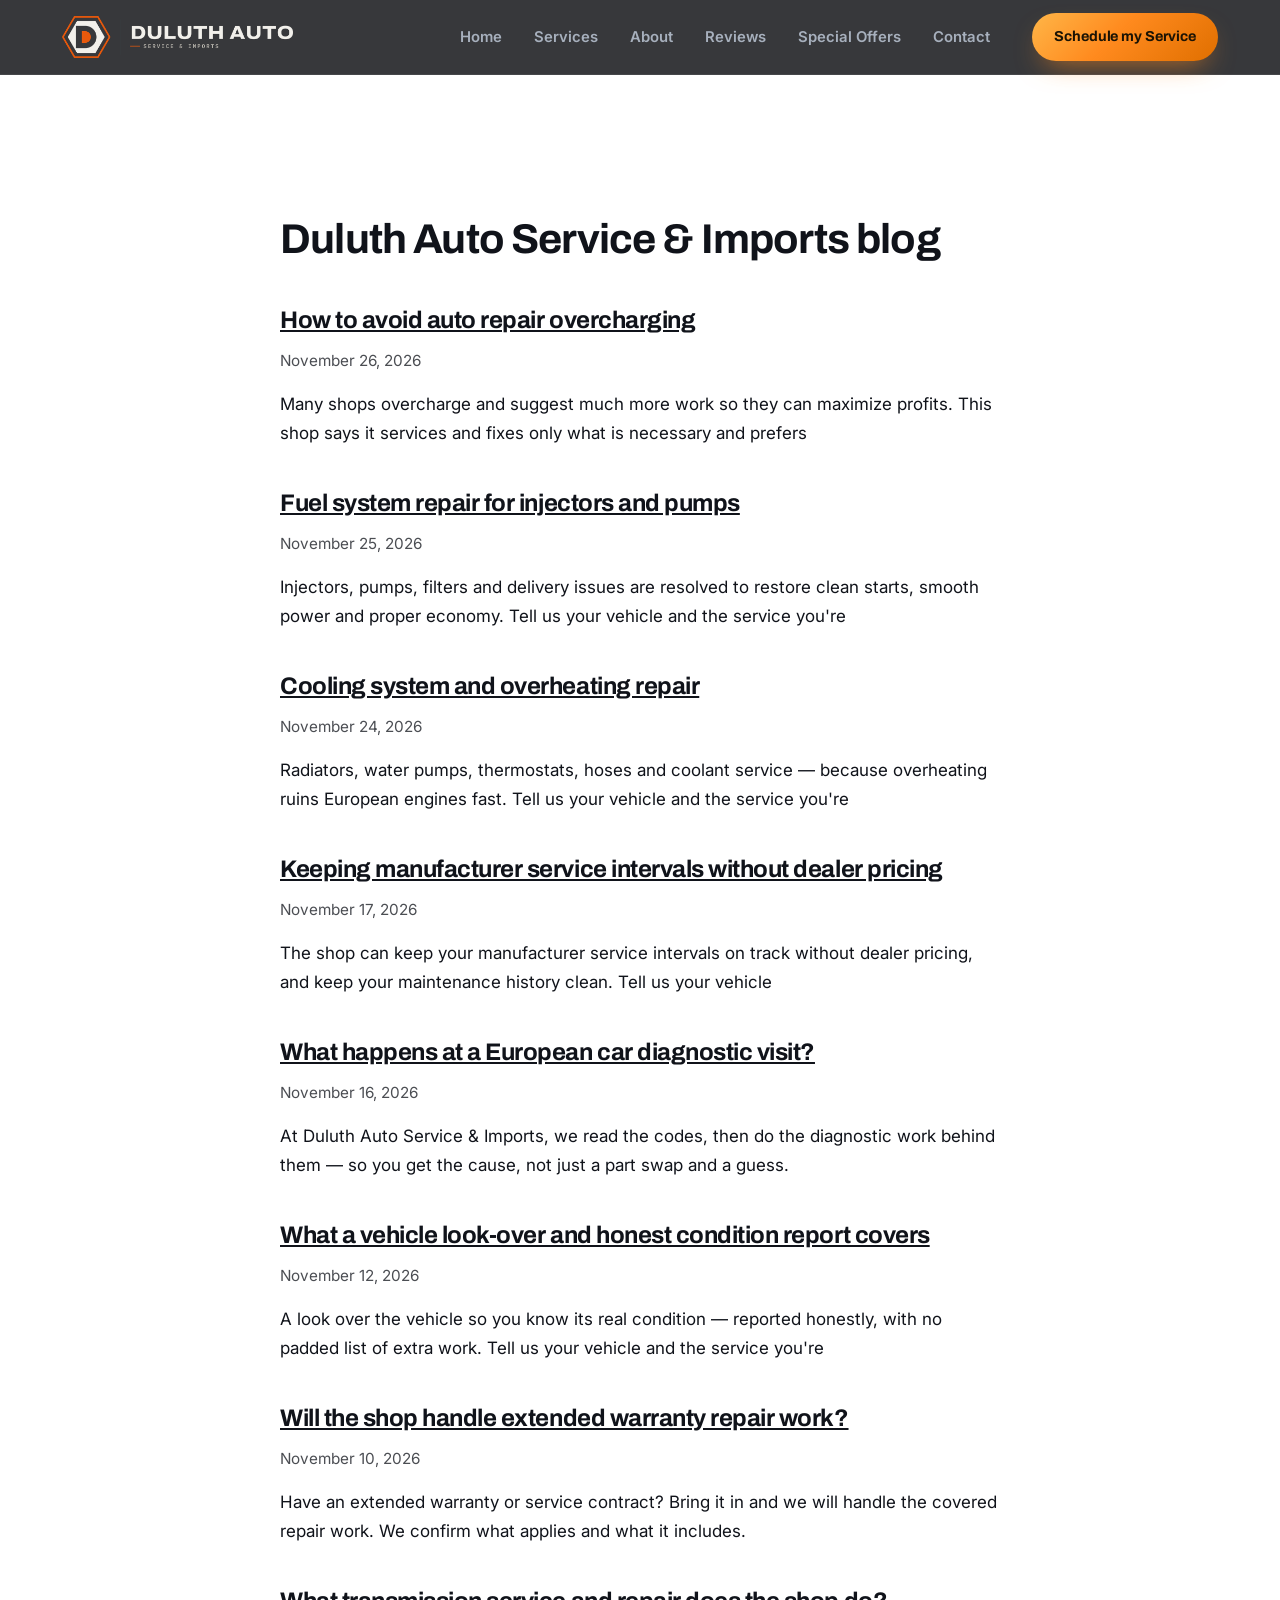
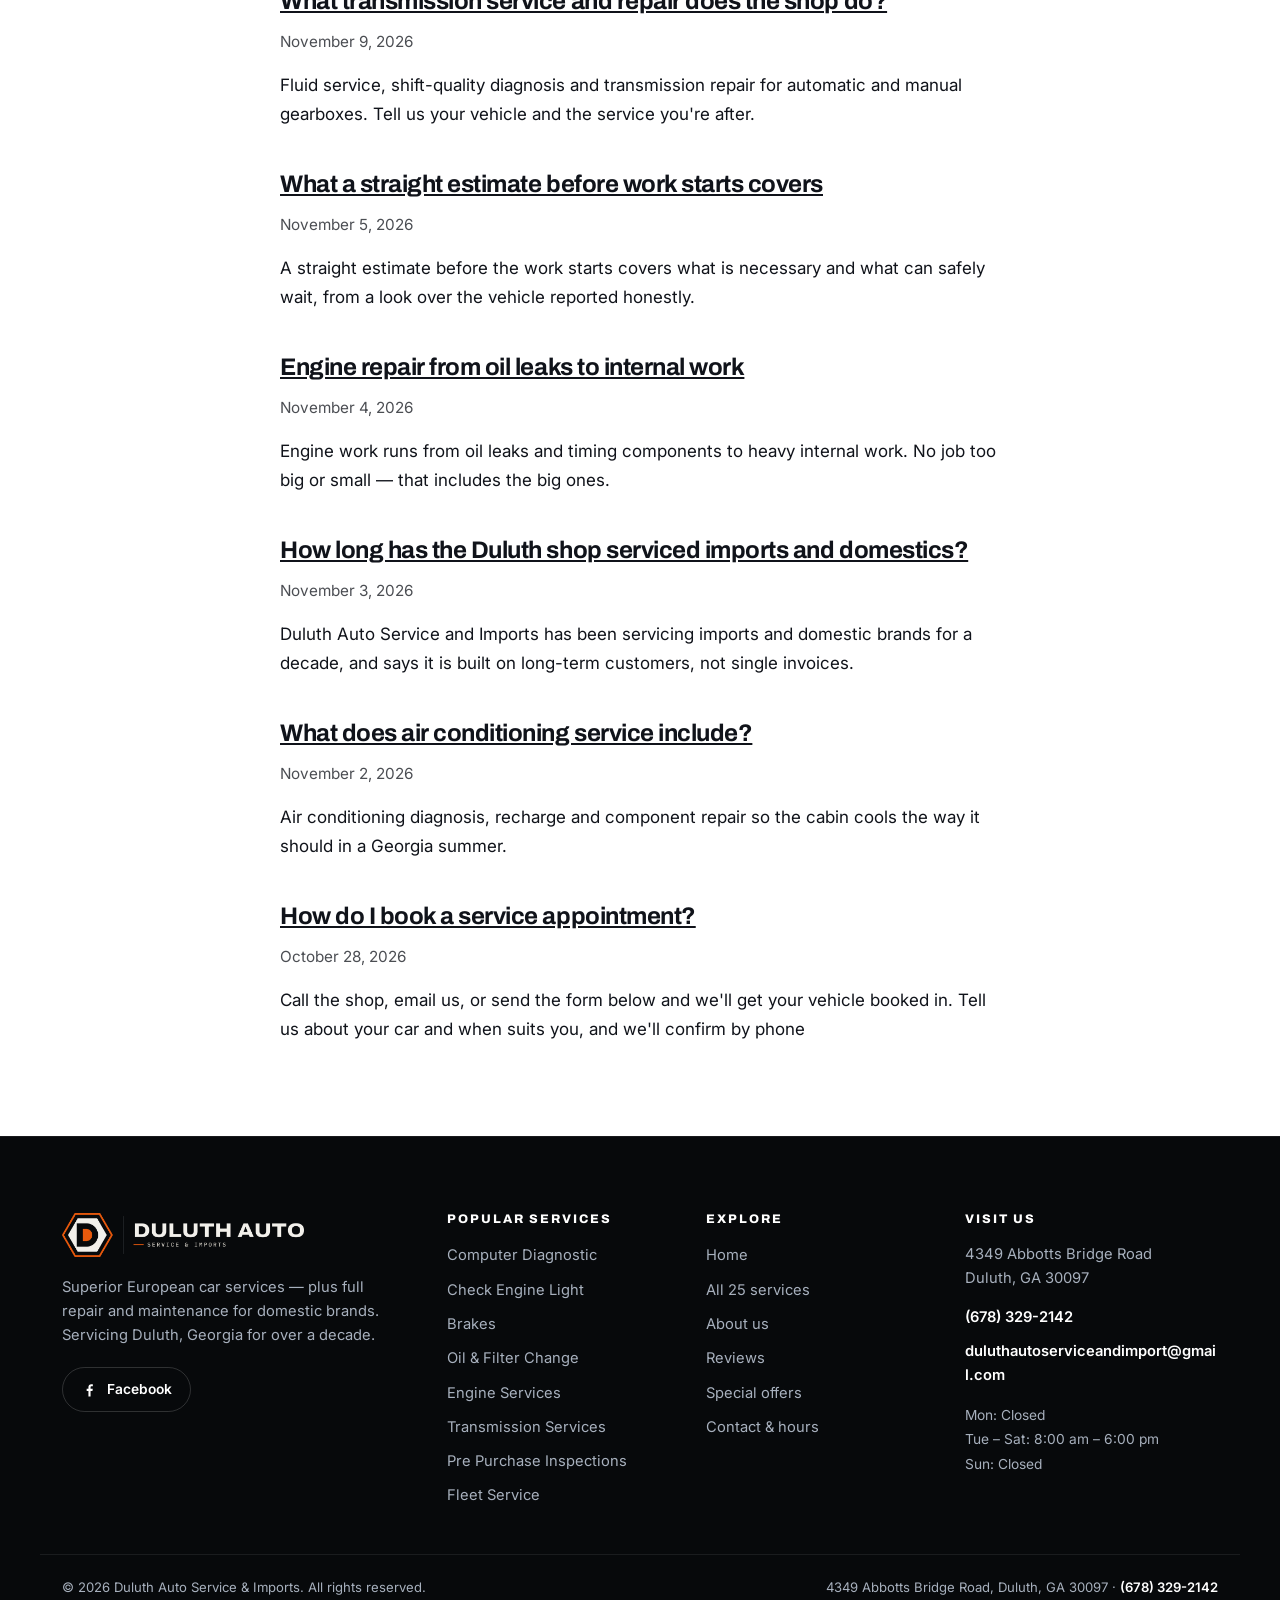
<file: blog/index.html>
<!doctype html>
<html lang="en">
<head>
<meta charset="utf-8">
<meta name="viewport" content="width=device-width, initial-scale=1">
<meta name="theme-color" content="#0d0f12">
<link rel="icon" href="/favicon.svg" type="image/svg+xml">
<link rel="apple-touch-icon" href="/favicon.svg">
<link rel="preconnect" href="https://fonts.googleapis.com/">
<link rel="preconnect" href="https://fonts.gstatic.com/" crossorigin>
<link rel="stylesheet" href="https://fonts.googleapis.com/css2?family=Archivo:wght@500;600;700;800;900&amp;family=Inter:wght@400;500;600;700&amp;display=swap">
<link rel="stylesheet" href="/styles.css">
<script src="/script.js" defer></script>
<title>Blog | Duluth Auto Service &amp; Imports</title>
<meta name="description" content="Articles and answers from Duluth Auto Service &amp; Imports.">
<link rel="canonical" href="https://www.myduluthshop.com/blog/">
<meta property="og:type" content="article">
<meta property="og:title" content="Blog | Duluth Auto Service &amp; Imports">
<meta property="og:description" content="Articles and answers from Duluth Auto Service &amp; Imports.">
<meta property="og:url" content="https://www.myduluthshop.com/blog/">
<style>.lv-blog{box-sizing:border-box;max-width:760px;margin:0 auto;padding:clamp(96px,12vw,140px) 20px 64px;line-height:1.7;font-size:1.0625rem}.lv-blog h1{font-size:clamp(1.9rem,4vw,2.6rem);line-height:1.2;font-weight:700;margin:0 0 16px}.lv-blog h2{font-size:1.5rem;line-height:1.3;font-weight:700;margin:40px 0 12px}.lv-blog h3{font-size:1.15rem;line-height:1.4;font-weight:600;margin:24px 0 8px}.lv-blog p{margin:0 0 16px}.lv-blog ul{list-style:disc;padding-left:1.4em;margin:0 0 16px}.lv-blog li{margin:0 0 8px}.lv-blog a{color:inherit;text-decoration:underline;text-underline-offset:2px}.lv-blog__answer{font-size:1.15em}.lv-blog__meta,.lv-blog__crumbs{opacity:.75;font-size:.9em}.lv-blog__cta{margin-top:40px;padding:24px;border:1px solid currentColor;border-radius:8px}.lv-blog .lv-blog__list{list-style:none;padding:0}.lv-blog__list li{margin:0 0 28px}</style>
<script type="application/ld+json">{"@context":"https://schema.org","@graph":[{"@type":"LocalBusiness","@id":"https://www.myduluthshop.com/#business","name":"Duluth Auto Service \u0026 Imports","url":"https://www.myduluthshop.com/","telephone":"+16783292142"}]}</script>
</head>
<body>
<header class="site-header" id="siteHeader">
  <div class="wrap site-header__inner">
    <a class="brand" href="/#top" aria-label="Duluth Auto Service and Imports home">
      <img class="brand__logo" src="/images/logo.png" width="231" height="42" alt="Duluth Auto Service and Imports logo">
      <span class="brand__text">
        <strong>Duluth Auto Service</strong>
        <em>&amp; Imports · Duluth, GA</em>
      </span>
    </a>

    <nav class="nav" id="primaryNav" aria-label="Primary">
      <ul class="nav__list">
        <li><a class="nav__link" href="/#top">Home</a></li>
        <li><a class="nav__link" href="/#services">Services</a></li>
        <li><a class="nav__link" href="/#about">About</a></li>
        <li><a class="nav__link" href="/#reviews">Reviews</a></li>
        <li><a class="nav__link" href="/#offers">Special Offers</a></li>
        <li><a class="nav__link" href="/#contact">Contact</a></li>
      </ul>
      <a class="btn btn--primary nav__cta" href="/#contact">Schedule my Service</a>
    </nav>

    <button class="navtoggle" id="navToggle" type="button" aria-expanded="false" aria-controls="primaryNav" aria-label="Open menu">
      <span></span><span></span><span></span>
    </button>
  </div>
</header>
<main id="main" class="lv-blog"><h1>Duluth Auto Service &amp; Imports blog</h1>
<ul class="lv-blog__list">
<li><h2><a href="/blog/auto-repair-overcharging/">How to avoid auto repair overcharging</a></h2><p class="lv-blog__meta"><time datetime="2026-11-26">November 26, 2026</time></p><p>Many shops overcharge and suggest much more work so they can maximize profits. This shop says it services and fixes only what is necessary and prefers</p></li>
<li><h2><a href="/blog/fuel-system-repair-for-injectors-and-pumps/">Fuel system repair for injectors and pumps</a></h2><p class="lv-blog__meta"><time datetime="2026-11-25">November 25, 2026</time></p><p>Injectors, pumps, filters and delivery issues are resolved to restore clean starts, smooth power and proper economy. Tell us your vehicle and the service you&#39;re</p></li>
<li><h2><a href="/blog/cooling-system-and-overheating-repair/">Cooling system and overheating repair</a></h2><p class="lv-blog__meta"><time datetime="2026-11-24">November 24, 2026</time></p><p>Radiators, water pumps, thermostats, hoses and coolant service — because overheating ruins European engines fast. Tell us your vehicle and the service you&#39;re</p></li>
<li><h2><a href="/blog/manufacturer-service-intervals-without-dealer-pricing/">Keeping manufacturer service intervals without dealer pricing</a></h2><p class="lv-blog__meta"><time datetime="2026-11-17">November 17, 2026</time></p><p>The shop can keep your manufacturer service intervals on track without dealer pricing, and keep your maintenance history clean. Tell us your vehicle</p></li>
<li><h2><a href="/blog/european-car-diagnostics-in-duluth/">What happens at a European car diagnostic visit?</a></h2><p class="lv-blog__meta"><time datetime="2026-11-16">November 16, 2026</time></p><p>At Duluth Auto Service &amp; Imports, we read the codes, then do the diagnostic work behind them — so you get the cause, not just a part swap and a guess.</p></li>
<li><h2><a href="/blog/vehicle-look-over-and-honest-condition-report/">What a vehicle look-over and honest condition report covers</a></h2><p class="lv-blog__meta"><time datetime="2026-11-12">November 12, 2026</time></p><p>A look over the vehicle so you know its real condition — reported honestly, with no padded list of extra work. Tell us your vehicle and the service you&#39;re</p></li>
<li><h2><a href="/blog/extended-warranty-repair-work/">Will the shop handle extended warranty repair work?</a></h2><p class="lv-blog__meta"><time datetime="2026-11-10">November 10, 2026</time></p><p>Have an extended warranty or service contract? Bring it in and we will handle the covered repair work. We confirm what applies and what it includes.</p></li>
<li><h2><a href="/blog/transmission-service-and-repair/">What transmission service and repair does the shop do?</a></h2><p class="lv-blog__meta"><time datetime="2026-11-09">November 9, 2026</time></p><p>Fluid service, shift-quality diagnosis and transmission repair for automatic and manual gearboxes. Tell us your vehicle and the service you&#39;re after.</p></li>
<li><h2><a href="/blog/straight-estimate-before-work-starts/">What a straight estimate before work starts covers</a></h2><p class="lv-blog__meta"><time datetime="2026-11-05">November 5, 2026</time></p><p>A straight estimate before the work starts covers what is necessary and what can safely wait, from a look over the vehicle reported honestly.</p></li>
<li><h2><a href="/blog/engine-repair-from-oil-leaks-to-internal-work/">Engine repair from oil leaks to internal work</a></h2><p class="lv-blog__meta"><time datetime="2026-11-04">November 4, 2026</time></p><p>Engine work runs from oil leaks and timing components to heavy internal work. No job too big or small — that includes the big ones.</p></li>
<li><h2><a href="/blog/a-decade-servicing-imports-and-domestic-brands-in-duluth/">How long has the Duluth shop serviced imports and domestics?</a></h2><p class="lv-blog__meta"><time datetime="2026-11-03">November 3, 2026</time></p><p>Duluth Auto Service and Imports has been servicing imports and domestic brands for a decade, and says it is built on long-term customers, not single invoices.</p></li>
<li><h2><a href="/blog/air-conditioning-service-in-duluth-ga/">What does air conditioning service include?</a></h2><p class="lv-blog__meta"><time datetime="2026-11-02">November 2, 2026</time></p><p>Air conditioning diagnosis, recharge and component repair so the cabin cools the way it should in a Georgia summer.</p></li>
<li><h2><a href="/blog/booking-a-service-appointment-in-duluth-ga/">How do I book a service appointment?</a></h2><p class="lv-blog__meta"><time datetime="2026-10-28">October 28, 2026</time></p><p>Call the shop, email us, or send the form below and we&#39;ll get your vehicle booked in. Tell us about your car and when suits you, and we&#39;ll confirm by phone</p></li>
</ul>
</main>
<footer class="site-footer">
  <div class="wrap footer__grid">
    <div class="footer__brand">
      <img class="footer__logo" src="/images/logo.png" width="242" height="44" loading="lazy" alt="Duluth Auto Service and Imports logo">
      <p>
        Superior European car services — plus full repair and maintenance for domestic brands.
        Servicing Duluth, Georgia for over a decade.
      </p>
      <a class="social" href="https://www.facebook.com/DuluthAuto" target="_blank" rel="noopener" aria-label="Duluth Auto Service and Imports on Facebook">
        <svg viewbox="0 0 24 24" aria-hidden="true"><path d="M13.5 22v-8h2.7l.4-3.1h-3.1V8.9c0-.9.3-1.5 1.6-1.5h1.6V4.6A22 22 0 0 0 14.5 4.5c-2.4 0-4 1.5-4 4.1v2.3H8v3.1h2.5v8h3z"/></svg>
        <span>Facebook</span>
      </a>
    </div>

    <nav class="footer__col" aria-label="Services">
      <h3>Popular services</h3>
      <ul>
        <li><a href="/#services">Computer Diagnostic</a></li>
        <li><a href="/#services">Check Engine Light</a></li>
        <li><a href="/#services">Brakes</a></li>
        <li><a href="/#services">Oil &amp; Filter Change</a></li>
        <li><a href="/#services">Engine Services</a></li>
        <li><a href="/#services">Transmission Services</a></li>
        <li><a href="/#services">Pre Purchase Inspections</a></li>
        <li><a href="/#services">Fleet Service</a></li>
      </ul>
    </nav>

    <nav class="footer__col" aria-label="Site">
      <h3>Explore</h3>
      <ul>
        <li><a href="/#top">Home</a></li>
        <li><a href="/#services">All 25 services</a></li>
        <li><a href="/#about">About us</a></li>
        <li><a href="/#reviews">Reviews</a></li>
        <li><a href="/#offers">Special offers</a></li>
        <li><a href="/#contact">Contact &amp; hours</a></li>
      </ul>
    </nav>

    <div class="footer__col">
      <h3>Visit us</h3>
      <address>
        4349 Abbotts Bridge Road<br>
        Duluth, GA 30097
      </address>
      <ul class="footer__contact">
        <li><a href="tel:+16783292142">(678) 329-2142</a></li>
        <li><a href="mailto:duluthautoserviceandimport@gmail.com">duluthautoserviceandimport@gmail.com</a></li>
      </ul>
      <p class="footer__hours">
        Mon: Closed<br>
        Tue – Sat: 8:00 am – 6:00 pm<br>
        Sun: Closed
      </p>
    </div>
  </div>

  <div class="wrap footer__bottom">
    <p>&copy; <span id="year">2026</span> Duluth Auto Service &amp; Imports. All rights reserved.</p>
    <p>4349 Abbotts Bridge Road, Duluth, GA 30097 · <a href="tel:+16783292142">(678) 329-2142</a></p>
  </div>
</footer>
</body>
</html>
</file>
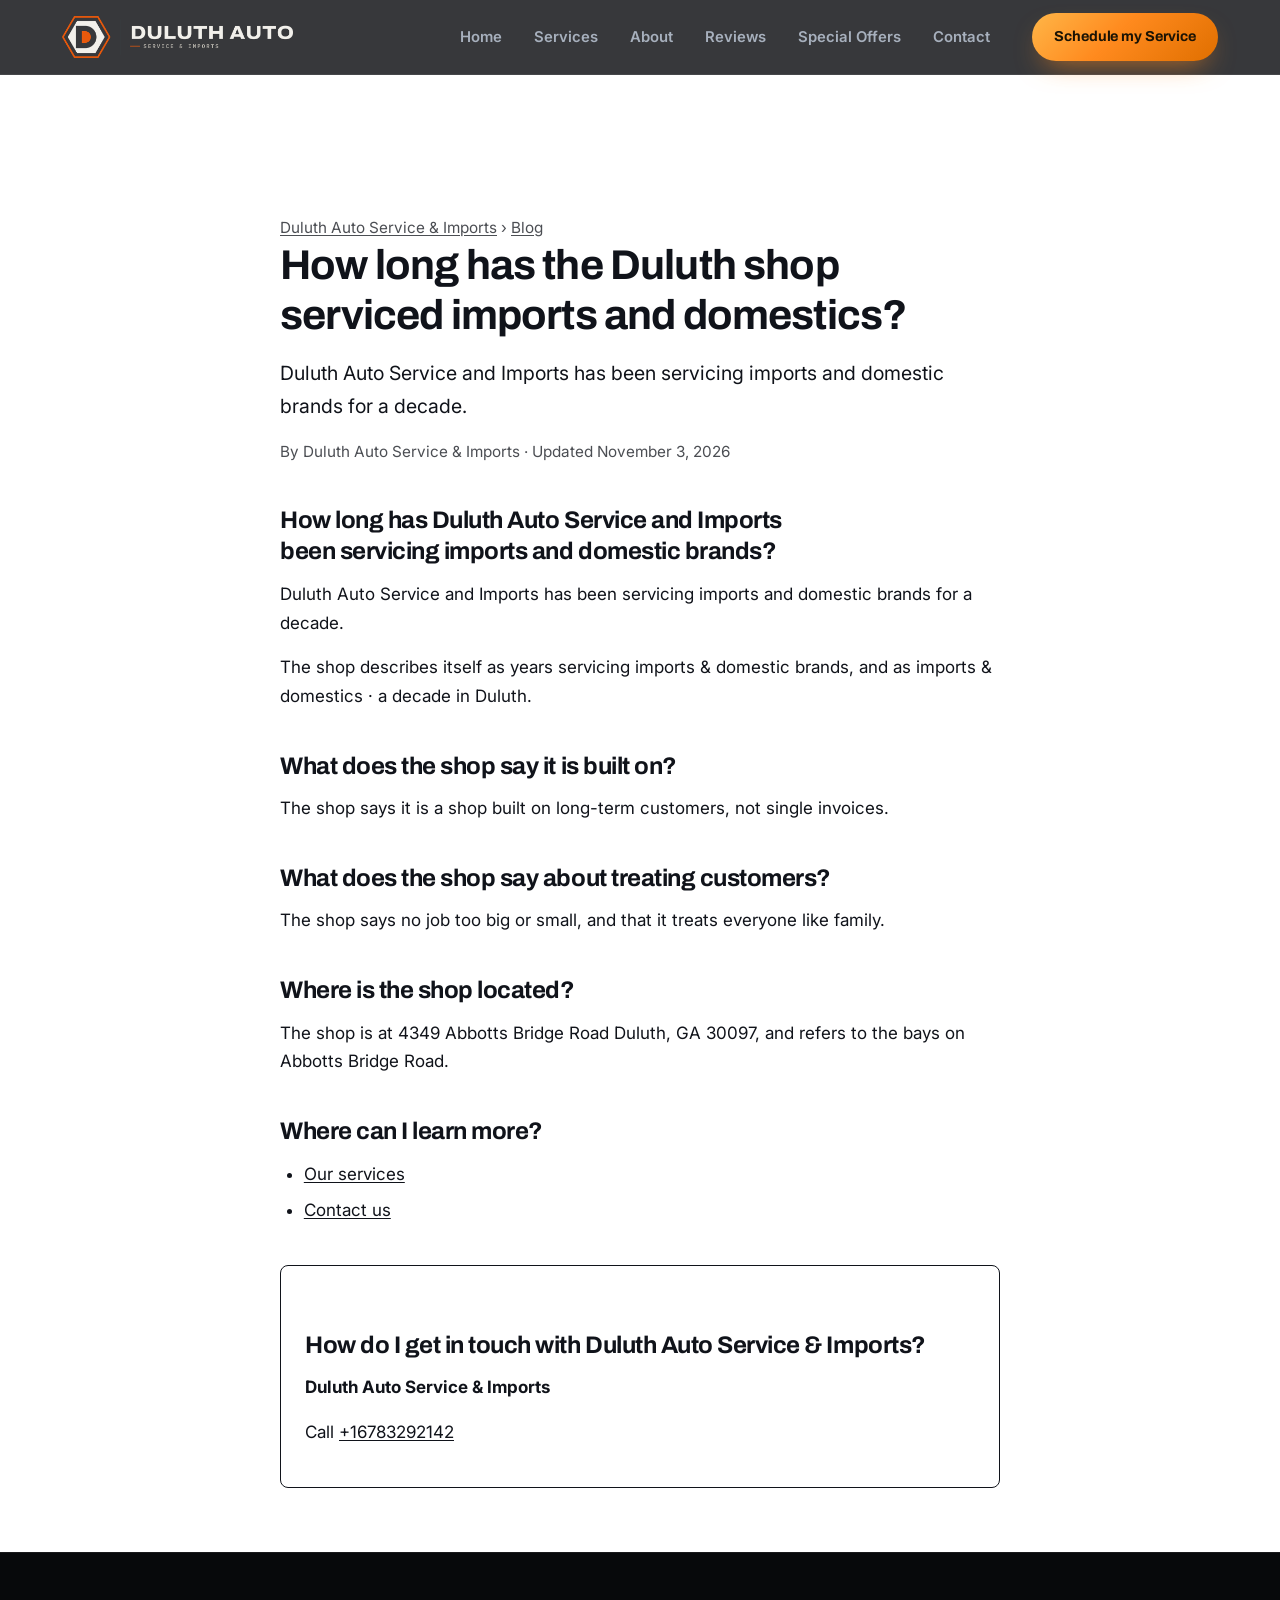
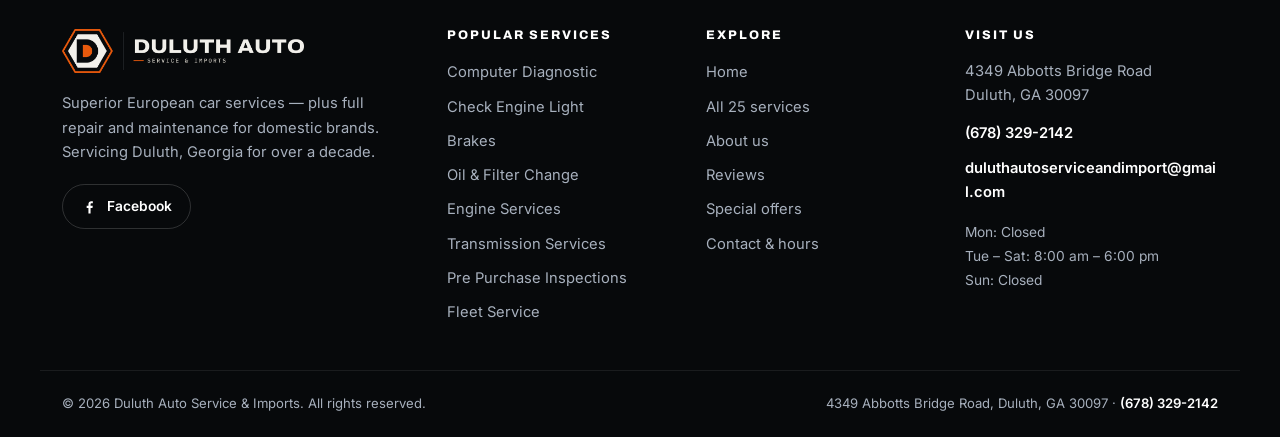
<file: blog/a-decade-servicing-imports-and-domestic-brands-in-duluth/index.html>
<!doctype html>
<html lang="en">
<head>
<meta charset="utf-8">
<meta name="viewport" content="width=device-width, initial-scale=1">
<meta name="theme-color" content="#0d0f12">
<link rel="icon" href="/favicon.svg" type="image/svg+xml">
<link rel="apple-touch-icon" href="/favicon.svg">
<link rel="preconnect" href="https://fonts.googleapis.com/">
<link rel="preconnect" href="https://fonts.gstatic.com/" crossorigin>
<link rel="stylesheet" href="https://fonts.googleapis.com/css2?family=Archivo:wght@500;600;700;800;900&amp;family=Inter:wght@400;500;600;700&amp;display=swap">
<link rel="stylesheet" href="/styles.css">
<script src="/script.js" defer></script>
<title>How long has the Duluth shop serviced imports and domestics? | Duluth Auto Service &amp; Imports</title>
<meta name="description" content="Duluth Auto Service and Imports has been servicing imports and domestic brands for a decade, and says it is built on long-term customers, not single invoices.">
<link rel="canonical" href="https://www.myduluthshop.com/blog/a-decade-servicing-imports-and-domestic-brands-in-duluth/">
<meta property="og:type" content="article">
<meta property="og:title" content="How long has the Duluth shop serviced imports and domestics? | Duluth Auto Service &amp; Imports">
<meta property="og:description" content="Duluth Auto Service and Imports has been servicing imports and domestic brands for a decade, and says it is built on long-term customers, not single invoices.">
<meta property="og:url" content="https://www.myduluthshop.com/blog/a-decade-servicing-imports-and-domestic-brands-in-duluth/">
<meta name="lv-blog-draft" content="95accf62bb3328ddbc7bde1f52365d6b">
<style>.lv-blog{box-sizing:border-box;max-width:760px;margin:0 auto;padding:clamp(96px,12vw,140px) 20px 64px;line-height:1.7;font-size:1.0625rem}.lv-blog h1{font-size:clamp(1.9rem,4vw,2.6rem);line-height:1.2;font-weight:700;margin:0 0 16px}.lv-blog h2{font-size:1.5rem;line-height:1.3;font-weight:700;margin:40px 0 12px}.lv-blog h3{font-size:1.15rem;line-height:1.4;font-weight:600;margin:24px 0 8px}.lv-blog p{margin:0 0 16px}.lv-blog ul{list-style:disc;padding-left:1.4em;margin:0 0 16px}.lv-blog li{margin:0 0 8px}.lv-blog a{color:inherit;text-decoration:underline;text-underline-offset:2px}.lv-blog__answer{font-size:1.15em}.lv-blog__meta,.lv-blog__crumbs{opacity:.75;font-size:.9em}.lv-blog__cta{margin-top:40px;padding:24px;border:1px solid currentColor;border-radius:8px}.lv-blog .lv-blog__list{list-style:none;padding:0}.lv-blog__list li{margin:0 0 28px}</style>
<script type="application/ld+json">{"@context":"https://schema.org","@graph":[{"@type":"BlogPosting","headline":"How long has the Duluth shop serviced imports and domestics?","description":"Duluth Auto Service and Imports has been servicing imports and domestic brands for a decade, and says it is built on long-term customers, not single invoices.","url":"https://www.myduluthshop.com/blog/a-decade-servicing-imports-and-domestic-brands-in-duluth/","mainEntityOfPage":"https://www.myduluthshop.com/blog/a-decade-servicing-imports-and-domestic-brands-in-duluth/","datePublished":"2026-11-03","dateModified":"2026-11-03","author":{"@type":"LocalBusiness","@id":"https://www.myduluthshop.com/#business","name":"Duluth Auto Service \u0026 Imports","url":"https://www.myduluthshop.com/","telephone":"+16783292142"},"publisher":{"@id":"https://www.myduluthshop.com/#business"}},{"@type":"BreadcrumbList","itemListElement":[{"@type":"ListItem","position":1,"name":"Duluth Auto Service \u0026 Imports","item":"https://www.myduluthshop.com/"},{"@type":"ListItem","position":2,"name":"Blog","item":"https://www.myduluthshop.com/blog/"},{"@type":"ListItem","position":3,"name":"How long has the Duluth shop serviced imports and domestics?","item":"https://www.myduluthshop.com/blog/a-decade-servicing-imports-and-domestic-brands-in-duluth/"}]}]}</script>
</head>
<body>
<header class="site-header" id="siteHeader">
  <div class="wrap site-header__inner">
    <a class="brand" href="/#top" aria-label="Duluth Auto Service and Imports home">
      <img class="brand__logo" src="/images/logo.png" width="231" height="42" alt="Duluth Auto Service and Imports logo">
      <span class="brand__text">
        <strong>Duluth Auto Service</strong>
        <em>&amp; Imports · Duluth, GA</em>
      </span>
    </a>

    <nav class="nav" id="primaryNav" aria-label="Primary">
      <ul class="nav__list">
        <li><a class="nav__link" href="/#top">Home</a></li>
        <li><a class="nav__link" href="/#services">Services</a></li>
        <li><a class="nav__link" href="/#about">About</a></li>
        <li><a class="nav__link" href="/#reviews">Reviews</a></li>
        <li><a class="nav__link" href="/#offers">Special Offers</a></li>
        <li><a class="nav__link" href="/#contact">Contact</a></li>
      </ul>
      <a class="btn btn--primary nav__cta" href="/#contact">Schedule my Service</a>
    </nav>

    <button class="navtoggle" id="navToggle" type="button" aria-expanded="false" aria-controls="primaryNav" aria-label="Open menu">
      <span></span><span></span><span></span>
    </button>
  </div>
</header>
<main id="main" class="lv-blog"><article>
<nav class="lv-blog__crumbs" aria-label="Breadcrumb"><a href="/">Duluth Auto Service &amp; Imports</a> › <a href="/blog/">Blog</a></nav>
<h1>How long has the Duluth shop serviced imports and domestics?</h1>
<p class="lv-blog__answer">Duluth Auto Service and Imports has been servicing imports and domestic brands for a decade.</p>
<p class="lv-blog__meta">By Duluth Auto Service &amp; Imports · Updated <time datetime="2026-11-03">November 3, 2026</time></p>
<h2>How long has Duluth Auto Service and Imports been servicing imports and domestic brands?</h2>
<p>Duluth Auto Service and Imports has been servicing imports and domestic brands for a decade.</p>
<p>The shop describes itself as years servicing imports &amp; domestic brands, and as imports &amp; domestics · a decade in Duluth.</p>
<h2>What does the shop say it is built on?</h2>
<p>The shop says it is a shop built on long-term customers, not single invoices.</p>
<h2>What does the shop say about treating customers?</h2>
<p>The shop says no job too big or small, and that it treats everyone like family.</p>
<h2>Where is the shop located?</h2>
<p>The shop is at 4349 Abbotts Bridge Road Duluth, GA 30097, and refers to the bays on Abbotts Bridge Road.</p>
<h2>Where can I learn more?</h2><ul>
<li><a href="/#services">Our services</a></li>
<li><a href="/#contactTitle">Contact us</a></li>
</ul>
<section class="lv-blog__cta"><h2>How do I get in touch with Duluth Auto Service &amp; Imports?</h2><p><strong>Duluth Auto Service &amp; Imports</strong></p><p>Call <a href="tel:+16783292142">+16783292142</a></p></section>
</article></main>
<footer class="site-footer">
  <div class="wrap footer__grid">
    <div class="footer__brand">
      <img class="footer__logo" src="/images/logo.png" width="242" height="44" loading="lazy" alt="Duluth Auto Service and Imports logo">
      <p>
        Superior European car services — plus full repair and maintenance for domestic brands.
        Servicing Duluth, Georgia for over a decade.
      </p>
      <a class="social" href="https://www.facebook.com/DuluthAuto" target="_blank" rel="noopener" aria-label="Duluth Auto Service and Imports on Facebook">
        <svg viewbox="0 0 24 24" aria-hidden="true"><path d="M13.5 22v-8h2.7l.4-3.1h-3.1V8.9c0-.9.3-1.5 1.6-1.5h1.6V4.6A22 22 0 0 0 14.5 4.5c-2.4 0-4 1.5-4 4.1v2.3H8v3.1h2.5v8h3z"/></svg>
        <span>Facebook</span>
      </a>
    </div>

    <nav class="footer__col" aria-label="Services">
      <h3>Popular services</h3>
      <ul>
        <li><a href="/#services">Computer Diagnostic</a></li>
        <li><a href="/#services">Check Engine Light</a></li>
        <li><a href="/#services">Brakes</a></li>
        <li><a href="/#services">Oil &amp; Filter Change</a></li>
        <li><a href="/#services">Engine Services</a></li>
        <li><a href="/#services">Transmission Services</a></li>
        <li><a href="/#services">Pre Purchase Inspections</a></li>
        <li><a href="/#services">Fleet Service</a></li>
      </ul>
    </nav>

    <nav class="footer__col" aria-label="Site">
      <h3>Explore</h3>
      <ul>
        <li><a href="/#top">Home</a></li>
        <li><a href="/#services">All 25 services</a></li>
        <li><a href="/#about">About us</a></li>
        <li><a href="/#reviews">Reviews</a></li>
        <li><a href="/#offers">Special offers</a></li>
        <li><a href="/#contact">Contact &amp; hours</a></li>
      </ul>
    </nav>

    <div class="footer__col">
      <h3>Visit us</h3>
      <address>
        4349 Abbotts Bridge Road<br>
        Duluth, GA 30097
      </address>
      <ul class="footer__contact">
        <li><a href="tel:+16783292142">(678) 329-2142</a></li>
        <li><a href="mailto:duluthautoserviceandimport@gmail.com">duluthautoserviceandimport@gmail.com</a></li>
      </ul>
      <p class="footer__hours">
        Mon: Closed<br>
        Tue – Sat: 8:00 am – 6:00 pm<br>
        Sun: Closed
      </p>
    </div>
  </div>

  <div class="wrap footer__bottom">
    <p>&copy; <span id="year">2026</span> Duluth Auto Service &amp; Imports. All rights reserved.</p>
    <p>4349 Abbotts Bridge Road, Duluth, GA 30097 · <a href="tel:+16783292142">(678) 329-2142</a></p>
  </div>
</footer>
</body>
</html>
</file>
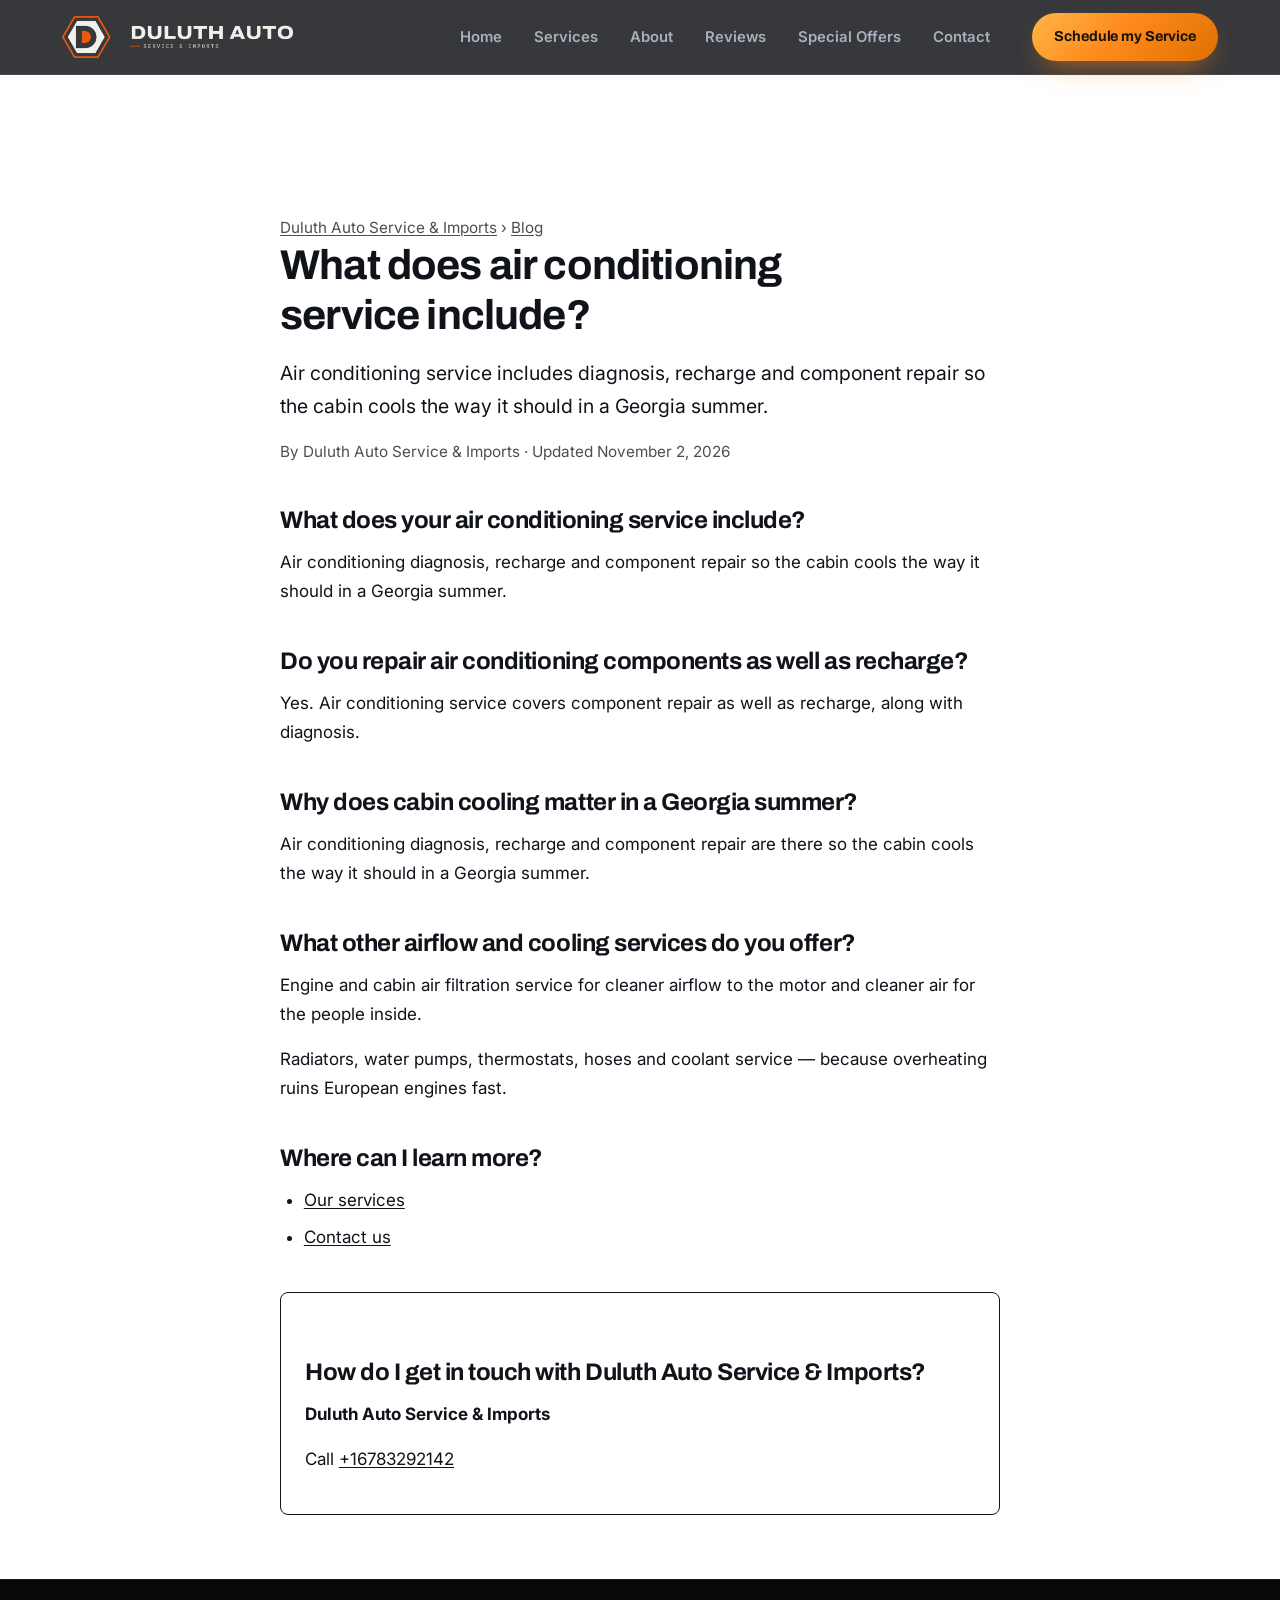
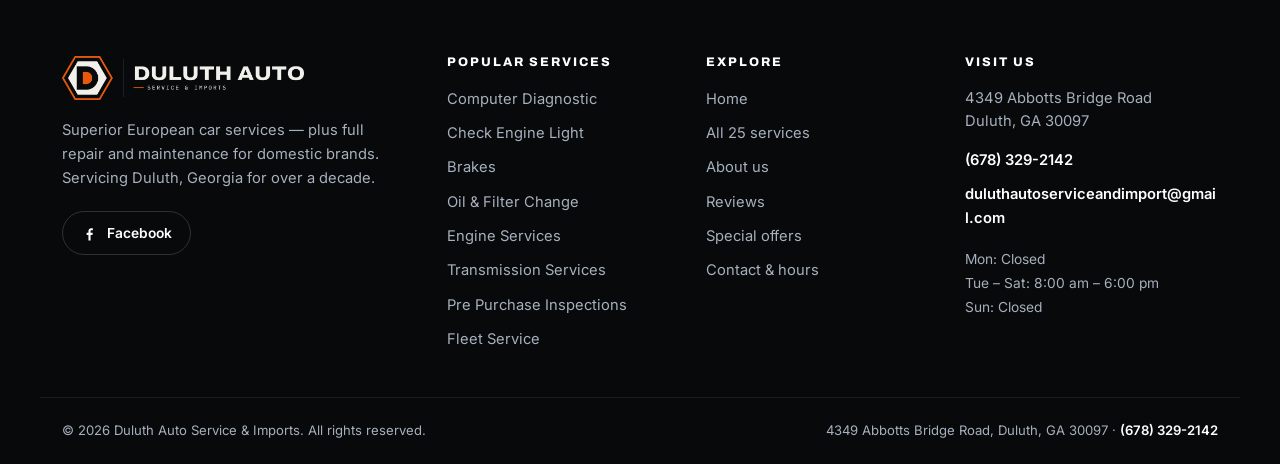
<file: blog/air-conditioning-service-in-duluth-ga/index.html>
<!doctype html>
<html lang="en">
<head>
<meta charset="utf-8">
<meta name="viewport" content="width=device-width, initial-scale=1">
<meta name="theme-color" content="#0d0f12">
<link rel="icon" href="/favicon.svg" type="image/svg+xml">
<link rel="apple-touch-icon" href="/favicon.svg">
<link rel="preconnect" href="https://fonts.googleapis.com/">
<link rel="preconnect" href="https://fonts.gstatic.com/" crossorigin>
<link rel="stylesheet" href="https://fonts.googleapis.com/css2?family=Archivo:wght@500;600;700;800;900&amp;family=Inter:wght@400;500;600;700&amp;display=swap">
<link rel="stylesheet" href="/styles.css">
<script src="/script.js" defer></script>
<title>What does air conditioning service include? | Duluth Auto Service &amp; Imports</title>
<meta name="description" content="Air conditioning diagnosis, recharge and component repair so the cabin cools the way it should in a Georgia summer.">
<link rel="canonical" href="https://www.myduluthshop.com/blog/air-conditioning-service-in-duluth-ga/">
<meta property="og:type" content="article">
<meta property="og:title" content="What does air conditioning service include? | Duluth Auto Service &amp; Imports">
<meta property="og:description" content="Air conditioning diagnosis, recharge and component repair so the cabin cools the way it should in a Georgia summer.">
<meta property="og:url" content="https://www.myduluthshop.com/blog/air-conditioning-service-in-duluth-ga/">
<meta name="lv-blog-draft" content="4b864a8f2768e5297f9f1ff0e2d0f3c5">
<style>.lv-blog{box-sizing:border-box;max-width:760px;margin:0 auto;padding:clamp(96px,12vw,140px) 20px 64px;line-height:1.7;font-size:1.0625rem}.lv-blog h1{font-size:clamp(1.9rem,4vw,2.6rem);line-height:1.2;font-weight:700;margin:0 0 16px}.lv-blog h2{font-size:1.5rem;line-height:1.3;font-weight:700;margin:40px 0 12px}.lv-blog h3{font-size:1.15rem;line-height:1.4;font-weight:600;margin:24px 0 8px}.lv-blog p{margin:0 0 16px}.lv-blog ul{list-style:disc;padding-left:1.4em;margin:0 0 16px}.lv-blog li{margin:0 0 8px}.lv-blog a{color:inherit;text-decoration:underline;text-underline-offset:2px}.lv-blog__answer{font-size:1.15em}.lv-blog__meta,.lv-blog__crumbs{opacity:.75;font-size:.9em}.lv-blog__cta{margin-top:40px;padding:24px;border:1px solid currentColor;border-radius:8px}.lv-blog .lv-blog__list{list-style:none;padding:0}.lv-blog__list li{margin:0 0 28px}</style>
<script type="application/ld+json">{"@context":"https://schema.org","@graph":[{"@type":"BlogPosting","headline":"What does air conditioning service include?","description":"Air conditioning diagnosis, recharge and component repair so the cabin cools the way it should in a Georgia summer.","url":"https://www.myduluthshop.com/blog/air-conditioning-service-in-duluth-ga/","mainEntityOfPage":"https://www.myduluthshop.com/blog/air-conditioning-service-in-duluth-ga/","datePublished":"2026-11-02","dateModified":"2026-11-02","author":{"@type":"LocalBusiness","@id":"https://www.myduluthshop.com/#business","name":"Duluth Auto Service \u0026 Imports","url":"https://www.myduluthshop.com/","telephone":"+16783292142"},"publisher":{"@id":"https://www.myduluthshop.com/#business"}},{"@type":"BreadcrumbList","itemListElement":[{"@type":"ListItem","position":1,"name":"Duluth Auto Service \u0026 Imports","item":"https://www.myduluthshop.com/"},{"@type":"ListItem","position":2,"name":"Blog","item":"https://www.myduluthshop.com/blog/"},{"@type":"ListItem","position":3,"name":"What does air conditioning service include?","item":"https://www.myduluthshop.com/blog/air-conditioning-service-in-duluth-ga/"}]}]}</script>
</head>
<body>
<header class="site-header" id="siteHeader">
  <div class="wrap site-header__inner">
    <a class="brand" href="/#top" aria-label="Duluth Auto Service and Imports home">
      <img class="brand__logo" src="/images/logo.png" width="231" height="42" alt="Duluth Auto Service and Imports logo">
      <span class="brand__text">
        <strong>Duluth Auto Service</strong>
        <em>&amp; Imports · Duluth, GA</em>
      </span>
    </a>

    <nav class="nav" id="primaryNav" aria-label="Primary">
      <ul class="nav__list">
        <li><a class="nav__link" href="/#top">Home</a></li>
        <li><a class="nav__link" href="/#services">Services</a></li>
        <li><a class="nav__link" href="/#about">About</a></li>
        <li><a class="nav__link" href="/#reviews">Reviews</a></li>
        <li><a class="nav__link" href="/#offers">Special Offers</a></li>
        <li><a class="nav__link" href="/#contact">Contact</a></li>
      </ul>
      <a class="btn btn--primary nav__cta" href="/#contact">Schedule my Service</a>
    </nav>

    <button class="navtoggle" id="navToggle" type="button" aria-expanded="false" aria-controls="primaryNav" aria-label="Open menu">
      <span></span><span></span><span></span>
    </button>
  </div>
</header>
<main id="main" class="lv-blog"><article>
<nav class="lv-blog__crumbs" aria-label="Breadcrumb"><a href="/">Duluth Auto Service &amp; Imports</a> › <a href="/blog/">Blog</a></nav>
<h1>What does air conditioning service include?</h1>
<p class="lv-blog__answer">Air conditioning service includes diagnosis, recharge and component repair so the cabin cools the way it should in a Georgia summer.</p>
<p class="lv-blog__meta">By Duluth Auto Service &amp; Imports · Updated <time datetime="2026-11-02">November 2, 2026</time></p>
<h2>What does your air conditioning service include?</h2>
<p>Air conditioning diagnosis, recharge and component repair so the cabin cools the way it should in a Georgia summer.</p>
<h2>Do you repair air conditioning components as well as recharge?</h2>
<p>Yes. Air conditioning service covers component repair as well as recharge, along with diagnosis.</p>
<h2>Why does cabin cooling matter in a Georgia summer?</h2>
<p>Air conditioning diagnosis, recharge and component repair are there so the cabin cools the way it should in a Georgia summer.</p>
<h2>What other airflow and cooling services do you offer?</h2>
<p>Engine and cabin air filtration service for cleaner airflow to the motor and cleaner air for the people inside.</p>
<p>Radiators, water pumps, thermostats, hoses and coolant service — because overheating ruins European engines fast.</p>
<h2>Where can I learn more?</h2><ul>
<li><a href="/#services">Our services</a></li>
<li><a href="/#contactTitle">Contact us</a></li>
</ul>
<section class="lv-blog__cta"><h2>How do I get in touch with Duluth Auto Service &amp; Imports?</h2><p><strong>Duluth Auto Service &amp; Imports</strong></p><p>Call <a href="tel:+16783292142">+16783292142</a></p></section>
</article></main>
<footer class="site-footer">
  <div class="wrap footer__grid">
    <div class="footer__brand">
      <img class="footer__logo" src="/images/logo.png" width="242" height="44" loading="lazy" alt="Duluth Auto Service and Imports logo">
      <p>
        Superior European car services — plus full repair and maintenance for domestic brands.
        Servicing Duluth, Georgia for over a decade.
      </p>
      <a class="social" href="https://www.facebook.com/DuluthAuto" target="_blank" rel="noopener" aria-label="Duluth Auto Service and Imports on Facebook">
        <svg viewbox="0 0 24 24" aria-hidden="true"><path d="M13.5 22v-8h2.7l.4-3.1h-3.1V8.9c0-.9.3-1.5 1.6-1.5h1.6V4.6A22 22 0 0 0 14.5 4.5c-2.4 0-4 1.5-4 4.1v2.3H8v3.1h2.5v8h3z"/></svg>
        <span>Facebook</span>
      </a>
    </div>

    <nav class="footer__col" aria-label="Services">
      <h3>Popular services</h3>
      <ul>
        <li><a href="/#services">Computer Diagnostic</a></li>
        <li><a href="/#services">Check Engine Light</a></li>
        <li><a href="/#services">Brakes</a></li>
        <li><a href="/#services">Oil &amp; Filter Change</a></li>
        <li><a href="/#services">Engine Services</a></li>
        <li><a href="/#services">Transmission Services</a></li>
        <li><a href="/#services">Pre Purchase Inspections</a></li>
        <li><a href="/#services">Fleet Service</a></li>
      </ul>
    </nav>

    <nav class="footer__col" aria-label="Site">
      <h3>Explore</h3>
      <ul>
        <li><a href="/#top">Home</a></li>
        <li><a href="/#services">All 25 services</a></li>
        <li><a href="/#about">About us</a></li>
        <li><a href="/#reviews">Reviews</a></li>
        <li><a href="/#offers">Special offers</a></li>
        <li><a href="/#contact">Contact &amp; hours</a></li>
      </ul>
    </nav>

    <div class="footer__col">
      <h3>Visit us</h3>
      <address>
        4349 Abbotts Bridge Road<br>
        Duluth, GA 30097
      </address>
      <ul class="footer__contact">
        <li><a href="tel:+16783292142">(678) 329-2142</a></li>
        <li><a href="mailto:duluthautoserviceandimport@gmail.com">duluthautoserviceandimport@gmail.com</a></li>
      </ul>
      <p class="footer__hours">
        Mon: Closed<br>
        Tue – Sat: 8:00 am – 6:00 pm<br>
        Sun: Closed
      </p>
    </div>
  </div>

  <div class="wrap footer__bottom">
    <p>&copy; <span id="year">2026</span> Duluth Auto Service &amp; Imports. All rights reserved.</p>
    <p>4349 Abbotts Bridge Road, Duluth, GA 30097 · <a href="tel:+16783292142">(678) 329-2142</a></p>
  </div>
</footer>
</body>
</html>
</file>
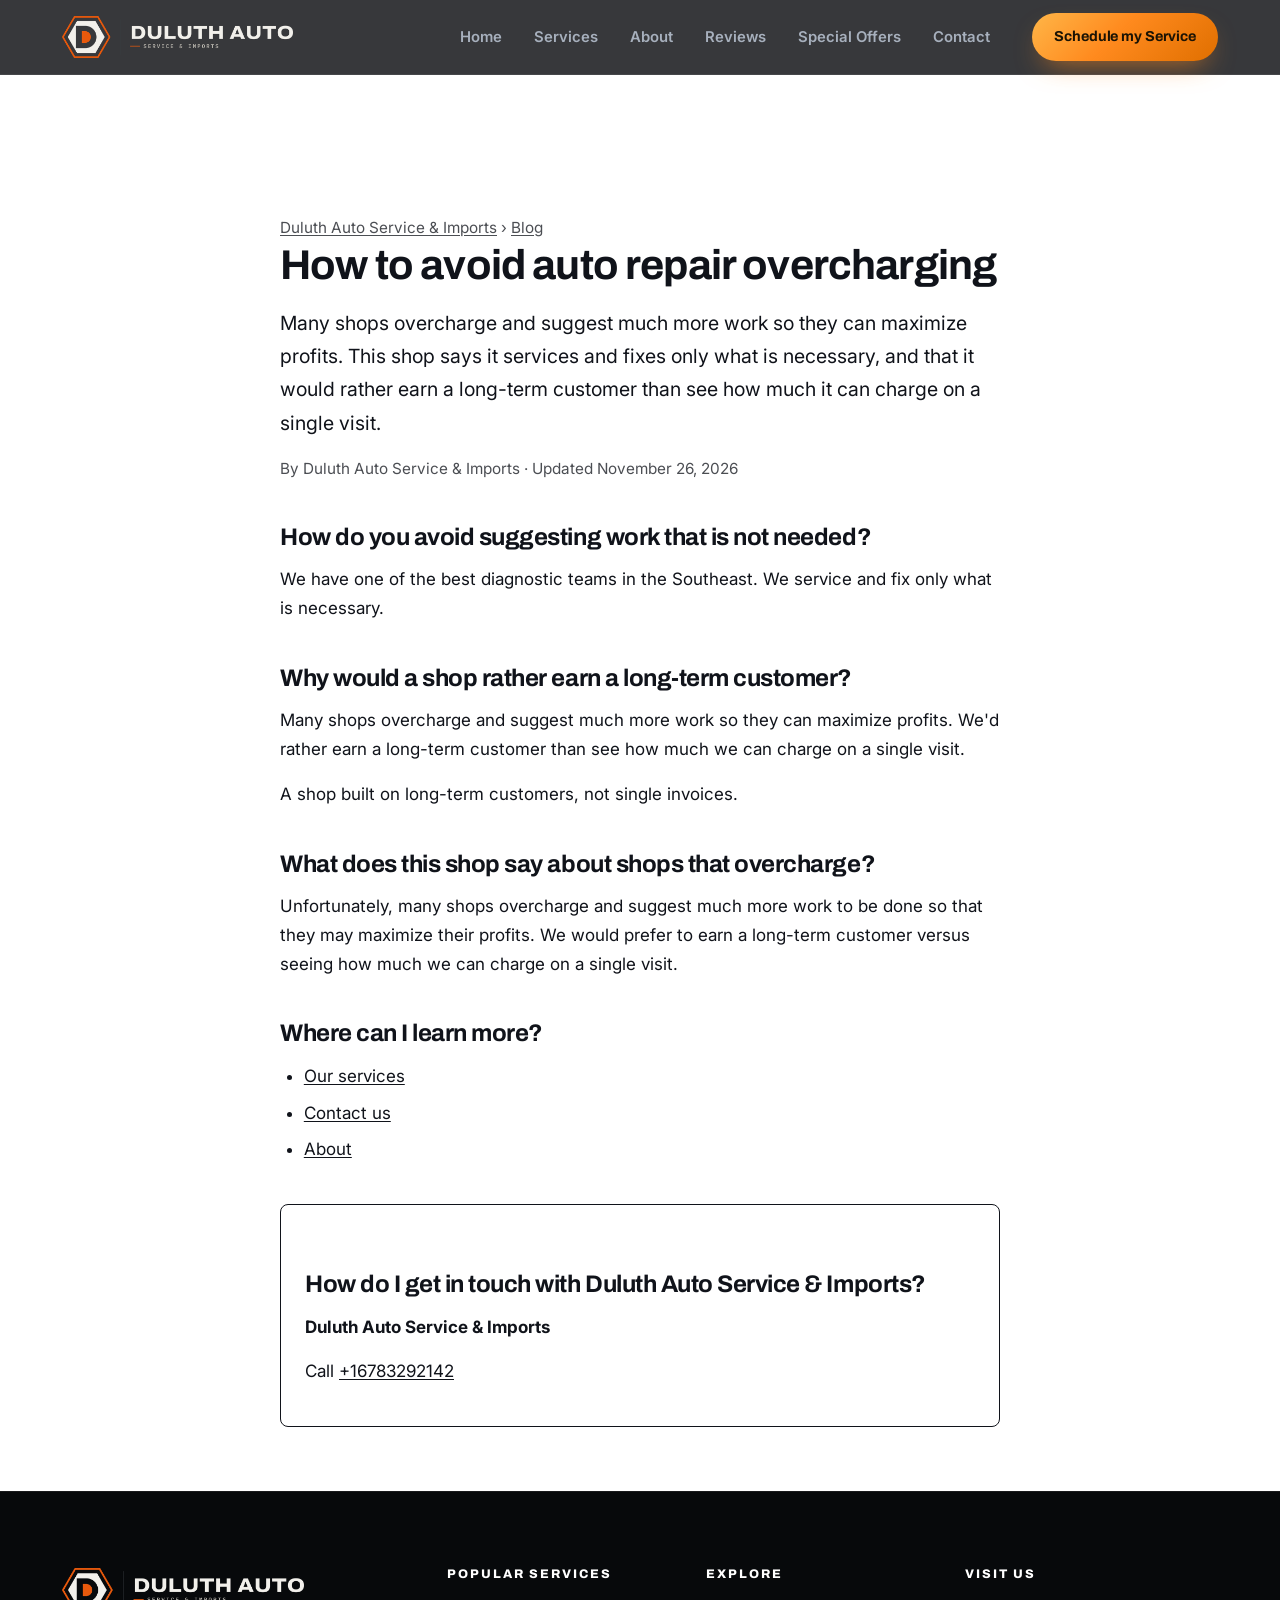
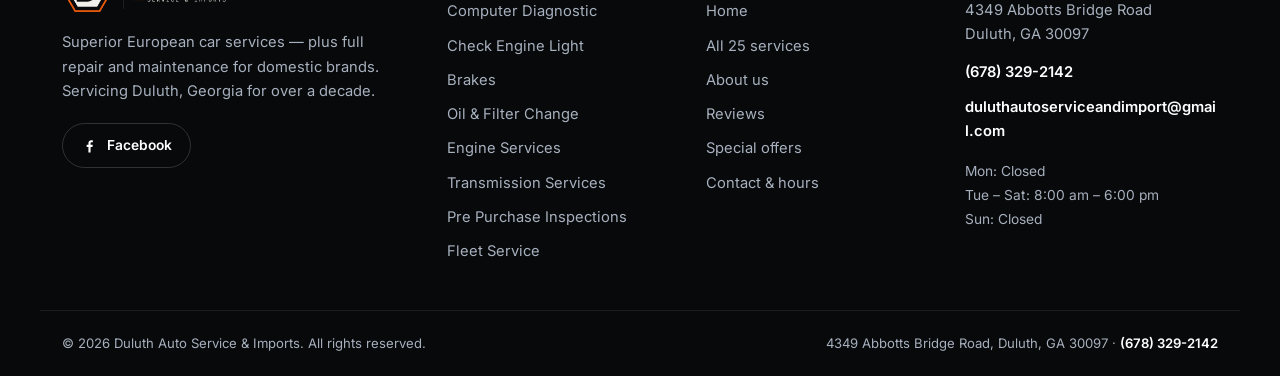
<file: blog/auto-repair-overcharging/index.html>
<!doctype html>
<html lang="en">
<head>
<meta charset="utf-8">
<meta name="viewport" content="width=device-width, initial-scale=1">
<meta name="theme-color" content="#0d0f12">
<link rel="icon" href="/favicon.svg" type="image/svg+xml">
<link rel="apple-touch-icon" href="/favicon.svg">
<link rel="preconnect" href="https://fonts.googleapis.com/">
<link rel="preconnect" href="https://fonts.gstatic.com/" crossorigin>
<link rel="stylesheet" href="https://fonts.googleapis.com/css2?family=Archivo:wght@500;600;700;800;900&amp;family=Inter:wght@400;500;600;700&amp;display=swap">
<link rel="stylesheet" href="/styles.css">
<script src="/script.js" defer></script>
<title>How to avoid auto repair overcharging | Duluth Auto Service &amp; Imports</title>
<meta name="description" content="Many shops overcharge and suggest much more work so they can maximize profits. This shop says it services and fixes only what is necessary and prefers">
<link rel="canonical" href="https://www.myduluthshop.com/blog/auto-repair-overcharging/">
<meta property="og:type" content="article">
<meta property="og:title" content="How to avoid auto repair overcharging | Duluth Auto Service &amp; Imports">
<meta property="og:description" content="Many shops overcharge and suggest much more work so they can maximize profits. This shop says it services and fixes only what is necessary and prefers">
<meta property="og:url" content="https://www.myduluthshop.com/blog/auto-repair-overcharging/">
<meta name="lv-blog-draft" content="98ad64ebb2a5d720c12e41a7ee187cbe">
<style>.lv-blog{box-sizing:border-box;max-width:760px;margin:0 auto;padding:clamp(96px,12vw,140px) 20px 64px;line-height:1.7;font-size:1.0625rem}.lv-blog h1{font-size:clamp(1.9rem,4vw,2.6rem);line-height:1.2;font-weight:700;margin:0 0 16px}.lv-blog h2{font-size:1.5rem;line-height:1.3;font-weight:700;margin:40px 0 12px}.lv-blog h3{font-size:1.15rem;line-height:1.4;font-weight:600;margin:24px 0 8px}.lv-blog p{margin:0 0 16px}.lv-blog ul{list-style:disc;padding-left:1.4em;margin:0 0 16px}.lv-blog li{margin:0 0 8px}.lv-blog a{color:inherit;text-decoration:underline;text-underline-offset:2px}.lv-blog__answer{font-size:1.15em}.lv-blog__meta,.lv-blog__crumbs{opacity:.75;font-size:.9em}.lv-blog__cta{margin-top:40px;padding:24px;border:1px solid currentColor;border-radius:8px}.lv-blog .lv-blog__list{list-style:none;padding:0}.lv-blog__list li{margin:0 0 28px}</style>
<script type="application/ld+json">{"@context":"https://schema.org","@graph":[{"@type":"BlogPosting","headline":"How to avoid auto repair overcharging","description":"Many shops overcharge and suggest much more work so they can maximize profits. This shop says it services and fixes only what is necessary and prefers","url":"https://www.myduluthshop.com/blog/auto-repair-overcharging/","mainEntityOfPage":"https://www.myduluthshop.com/blog/auto-repair-overcharging/","datePublished":"2026-11-26","dateModified":"2026-11-26","author":{"@type":"LocalBusiness","@id":"https://www.myduluthshop.com/#business","name":"Duluth Auto Service \u0026 Imports","url":"https://www.myduluthshop.com/","telephone":"+16783292142"},"publisher":{"@id":"https://www.myduluthshop.com/#business"}},{"@type":"BreadcrumbList","itemListElement":[{"@type":"ListItem","position":1,"name":"Duluth Auto Service \u0026 Imports","item":"https://www.myduluthshop.com/"},{"@type":"ListItem","position":2,"name":"Blog","item":"https://www.myduluthshop.com/blog/"},{"@type":"ListItem","position":3,"name":"How to avoid auto repair overcharging","item":"https://www.myduluthshop.com/blog/auto-repair-overcharging/"}]}]}</script>
</head>
<body>
<header class="site-header" id="siteHeader">
  <div class="wrap site-header__inner">
    <a class="brand" href="/#top" aria-label="Duluth Auto Service and Imports home">
      <img class="brand__logo" src="/images/logo.png" width="231" height="42" alt="Duluth Auto Service and Imports logo">
      <span class="brand__text">
        <strong>Duluth Auto Service</strong>
        <em>&amp; Imports · Duluth, GA</em>
      </span>
    </a>

    <nav class="nav" id="primaryNav" aria-label="Primary">
      <ul class="nav__list">
        <li><a class="nav__link" href="/#top">Home</a></li>
        <li><a class="nav__link" href="/#services">Services</a></li>
        <li><a class="nav__link" href="/#about">About</a></li>
        <li><a class="nav__link" href="/#reviews">Reviews</a></li>
        <li><a class="nav__link" href="/#offers">Special Offers</a></li>
        <li><a class="nav__link" href="/#contact">Contact</a></li>
      </ul>
      <a class="btn btn--primary nav__cta" href="/#contact">Schedule my Service</a>
    </nav>

    <button class="navtoggle" id="navToggle" type="button" aria-expanded="false" aria-controls="primaryNav" aria-label="Open menu">
      <span></span><span></span><span></span>
    </button>
  </div>
</header>
<main id="main" class="lv-blog"><article>
<nav class="lv-blog__crumbs" aria-label="Breadcrumb"><a href="/">Duluth Auto Service &amp; Imports</a> › <a href="/blog/">Blog</a></nav>
<h1>How to avoid auto repair overcharging</h1>
<p class="lv-blog__answer">Many shops overcharge and suggest much more work so they can maximize profits. This shop says it services and fixes only what is necessary, and that it would rather earn a long-term customer than see how much it can charge on a single visit.</p>
<p class="lv-blog__meta">By Duluth Auto Service &amp; Imports · Updated <time datetime="2026-11-26">November 26, 2026</time></p>
<h2>How do you avoid suggesting work that is not needed?</h2>
<p>We have one of the best diagnostic teams in the Southeast. We service and fix only what is necessary.</p>
<h2>Why would a shop rather earn a long-term customer?</h2>
<p>Many shops overcharge and suggest much more work so they can maximize profits. We&#39;d rather earn a long-term customer than see how much we can charge on a single visit.</p>
<p>A shop built on long-term customers, not single invoices.</p>
<h2>What does this shop say about shops that overcharge?</h2>
<p>Unfortunately, many shops overcharge and suggest much more work to be done so that they may maximize their profits. We would prefer to earn a long-term customer versus seeing how much we can charge on a single visit.</p>
<h2>Where can I learn more?</h2><ul>
<li><a href="/#services">Our services</a></li>
<li><a href="/#contactTitle">Contact us</a></li>
<li><a href="/#about">About</a></li>
</ul>
<section class="lv-blog__cta"><h2>How do I get in touch with Duluth Auto Service &amp; Imports?</h2><p><strong>Duluth Auto Service &amp; Imports</strong></p><p>Call <a href="tel:+16783292142">+16783292142</a></p></section>
</article></main>
<footer class="site-footer">
  <div class="wrap footer__grid">
    <div class="footer__brand">
      <img class="footer__logo" src="/images/logo.png" width="242" height="44" loading="lazy" alt="Duluth Auto Service and Imports logo">
      <p>
        Superior European car services — plus full repair and maintenance for domestic brands.
        Servicing Duluth, Georgia for over a decade.
      </p>
      <a class="social" href="https://www.facebook.com/DuluthAuto" target="_blank" rel="noopener" aria-label="Duluth Auto Service and Imports on Facebook">
        <svg viewbox="0 0 24 24" aria-hidden="true"><path d="M13.5 22v-8h2.7l.4-3.1h-3.1V8.9c0-.9.3-1.5 1.6-1.5h1.6V4.6A22 22 0 0 0 14.5 4.5c-2.4 0-4 1.5-4 4.1v2.3H8v3.1h2.5v8h3z"/></svg>
        <span>Facebook</span>
      </a>
    </div>

    <nav class="footer__col" aria-label="Services">
      <h3>Popular services</h3>
      <ul>
        <li><a href="/#services">Computer Diagnostic</a></li>
        <li><a href="/#services">Check Engine Light</a></li>
        <li><a href="/#services">Brakes</a></li>
        <li><a href="/#services">Oil &amp; Filter Change</a></li>
        <li><a href="/#services">Engine Services</a></li>
        <li><a href="/#services">Transmission Services</a></li>
        <li><a href="/#services">Pre Purchase Inspections</a></li>
        <li><a href="/#services">Fleet Service</a></li>
      </ul>
    </nav>

    <nav class="footer__col" aria-label="Site">
      <h3>Explore</h3>
      <ul>
        <li><a href="/#top">Home</a></li>
        <li><a href="/#services">All 25 services</a></li>
        <li><a href="/#about">About us</a></li>
        <li><a href="/#reviews">Reviews</a></li>
        <li><a href="/#offers">Special offers</a></li>
        <li><a href="/#contact">Contact &amp; hours</a></li>
      </ul>
    </nav>

    <div class="footer__col">
      <h3>Visit us</h3>
      <address>
        4349 Abbotts Bridge Road<br>
        Duluth, GA 30097
      </address>
      <ul class="footer__contact">
        <li><a href="tel:+16783292142">(678) 329-2142</a></li>
        <li><a href="mailto:duluthautoserviceandimport@gmail.com">duluthautoserviceandimport@gmail.com</a></li>
      </ul>
      <p class="footer__hours">
        Mon: Closed<br>
        Tue – Sat: 8:00 am – 6:00 pm<br>
        Sun: Closed
      </p>
    </div>
  </div>

  <div class="wrap footer__bottom">
    <p>&copy; <span id="year">2026</span> Duluth Auto Service &amp; Imports. All rights reserved.</p>
    <p>4349 Abbotts Bridge Road, Duluth, GA 30097 · <a href="tel:+16783292142">(678) 329-2142</a></p>
  </div>
</footer>
</body>
</html>
</file>
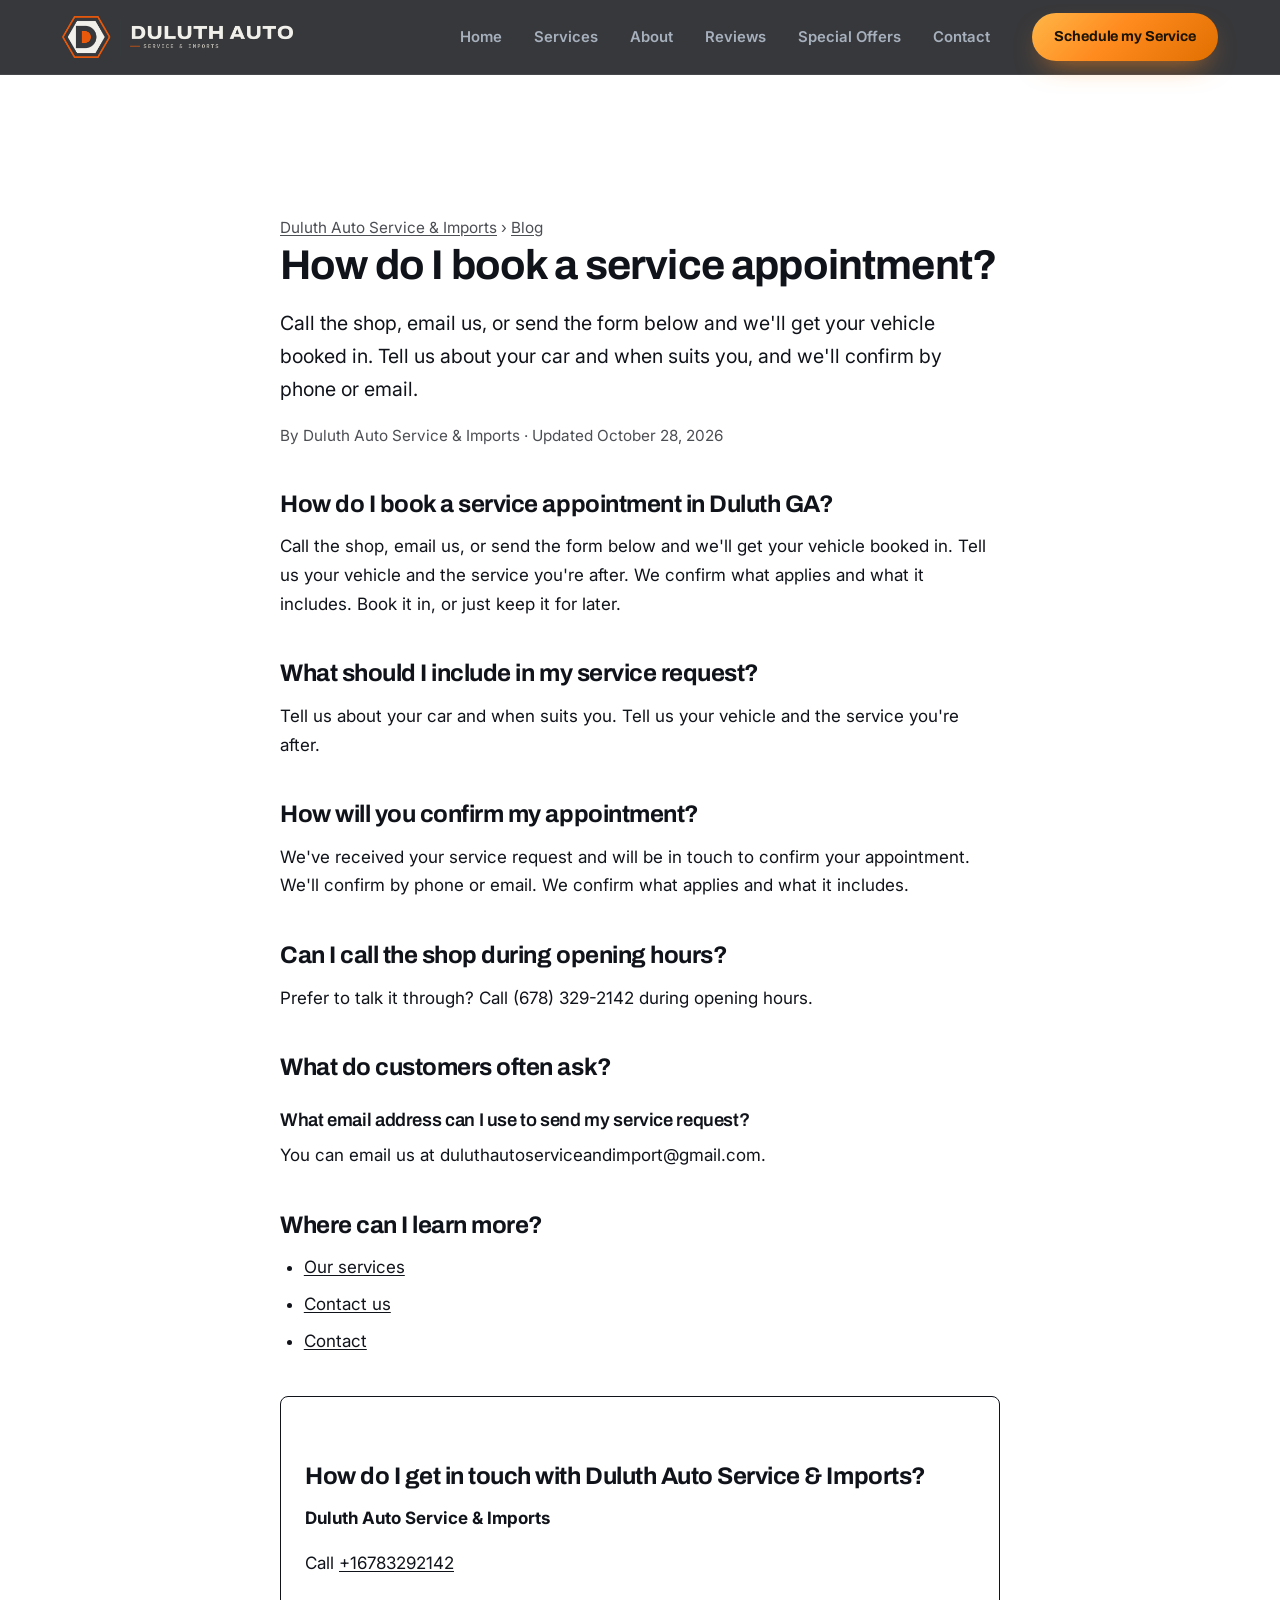
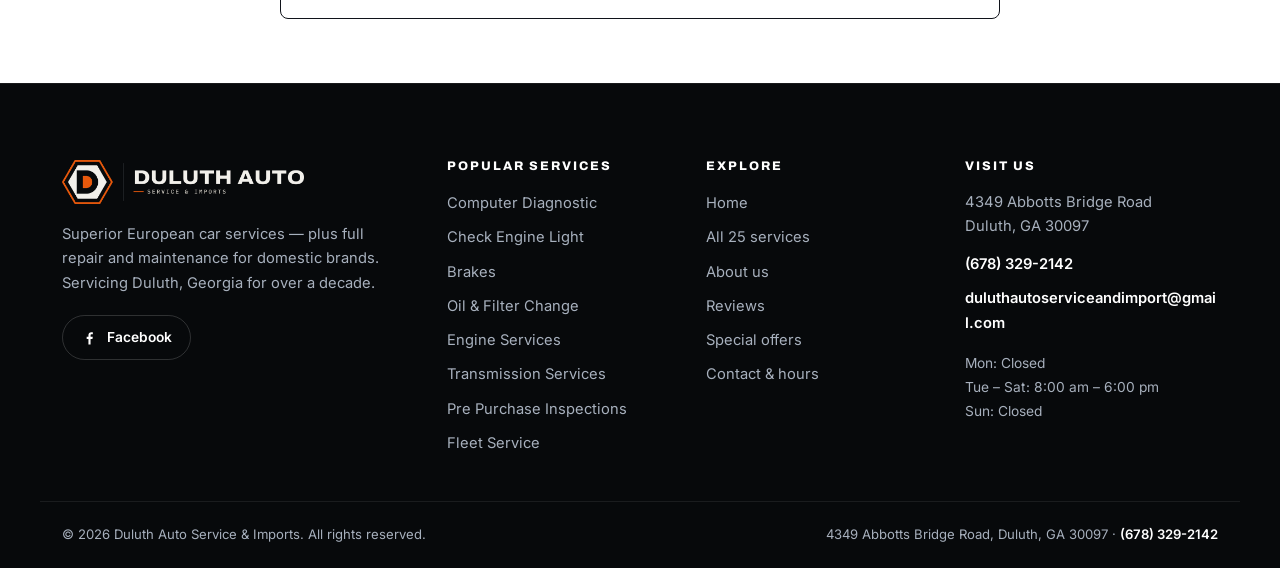
<file: blog/booking-a-service-appointment-in-duluth-ga/index.html>
<!doctype html>
<html lang="en">
<head>
<meta charset="utf-8">
<meta name="viewport" content="width=device-width, initial-scale=1">
<meta name="theme-color" content="#0d0f12">
<link rel="icon" href="/favicon.svg" type="image/svg+xml">
<link rel="apple-touch-icon" href="/favicon.svg">
<link rel="preconnect" href="https://fonts.googleapis.com/">
<link rel="preconnect" href="https://fonts.gstatic.com/" crossorigin>
<link rel="stylesheet" href="https://fonts.googleapis.com/css2?family=Archivo:wght@500;600;700;800;900&amp;family=Inter:wght@400;500;600;700&amp;display=swap">
<link rel="stylesheet" href="/styles.css">
<script src="/script.js" defer></script>
<title>How do I book a service appointment? | Duluth Auto Service &amp; Imports</title>
<meta name="description" content="Call the shop, email us, or send the form below and we&#39;ll get your vehicle booked in. Tell us about your car and when suits you, and we&#39;ll confirm by phone">
<link rel="canonical" href="https://www.myduluthshop.com/blog/booking-a-service-appointment-in-duluth-ga/">
<meta property="og:type" content="article">
<meta property="og:title" content="How do I book a service appointment? | Duluth Auto Service &amp; Imports">
<meta property="og:description" content="Call the shop, email us, or send the form below and we&#39;ll get your vehicle booked in. Tell us about your car and when suits you, and we&#39;ll confirm by phone">
<meta property="og:url" content="https://www.myduluthshop.com/blog/booking-a-service-appointment-in-duluth-ga/">
<meta name="lv-blog-draft" content="f38eaa7a37de2450e98b7a82e6d0822d">
<style>.lv-blog{box-sizing:border-box;max-width:760px;margin:0 auto;padding:clamp(96px,12vw,140px) 20px 64px;line-height:1.7;font-size:1.0625rem}.lv-blog h1{font-size:clamp(1.9rem,4vw,2.6rem);line-height:1.2;font-weight:700;margin:0 0 16px}.lv-blog h2{font-size:1.5rem;line-height:1.3;font-weight:700;margin:40px 0 12px}.lv-blog h3{font-size:1.15rem;line-height:1.4;font-weight:600;margin:24px 0 8px}.lv-blog p{margin:0 0 16px}.lv-blog ul{list-style:disc;padding-left:1.4em;margin:0 0 16px}.lv-blog li{margin:0 0 8px}.lv-blog a{color:inherit;text-decoration:underline;text-underline-offset:2px}.lv-blog__answer{font-size:1.15em}.lv-blog__meta,.lv-blog__crumbs{opacity:.75;font-size:.9em}.lv-blog__cta{margin-top:40px;padding:24px;border:1px solid currentColor;border-radius:8px}.lv-blog .lv-blog__list{list-style:none;padding:0}.lv-blog__list li{margin:0 0 28px}</style>
<script type="application/ld+json">{"@context":"https://schema.org","@graph":[{"@type":"BlogPosting","headline":"How do I book a service appointment?","description":"Call the shop, email us, or send the form below and we'll get your vehicle booked in. Tell us about your car and when suits you, and we'll confirm by phone","url":"https://www.myduluthshop.com/blog/booking-a-service-appointment-in-duluth-ga/","mainEntityOfPage":"https://www.myduluthshop.com/blog/booking-a-service-appointment-in-duluth-ga/","datePublished":"2026-10-28","dateModified":"2026-10-28","author":{"@type":"LocalBusiness","@id":"https://www.myduluthshop.com/#business","name":"Duluth Auto Service \u0026 Imports","url":"https://www.myduluthshop.com/","telephone":"+16783292142"},"publisher":{"@id":"https://www.myduluthshop.com/#business"}},{"@type":"BreadcrumbList","itemListElement":[{"@type":"ListItem","position":1,"name":"Duluth Auto Service \u0026 Imports","item":"https://www.myduluthshop.com/"},{"@type":"ListItem","position":2,"name":"Blog","item":"https://www.myduluthshop.com/blog/"},{"@type":"ListItem","position":3,"name":"How do I book a service appointment?","item":"https://www.myduluthshop.com/blog/booking-a-service-appointment-in-duluth-ga/"}]},{"@type":"FAQPage","mainEntity":[{"@type":"Question","name":"What email address can I use to send my service request?","acceptedAnswer":{"@type":"Answer","text":"You can email us at duluthautoserviceandimport@gmail.com."}}]}]}</script>
</head>
<body>
<header class="site-header" id="siteHeader">
  <div class="wrap site-header__inner">
    <a class="brand" href="/#top" aria-label="Duluth Auto Service and Imports home">
      <img class="brand__logo" src="/images/logo.png" width="231" height="42" alt="Duluth Auto Service and Imports logo">
      <span class="brand__text">
        <strong>Duluth Auto Service</strong>
        <em>&amp; Imports · Duluth, GA</em>
      </span>
    </a>

    <nav class="nav" id="primaryNav" aria-label="Primary">
      <ul class="nav__list">
        <li><a class="nav__link" href="/#top">Home</a></li>
        <li><a class="nav__link" href="/#services">Services</a></li>
        <li><a class="nav__link" href="/#about">About</a></li>
        <li><a class="nav__link" href="/#reviews">Reviews</a></li>
        <li><a class="nav__link" href="/#offers">Special Offers</a></li>
        <li><a class="nav__link" href="/#contact">Contact</a></li>
      </ul>
      <a class="btn btn--primary nav__cta" href="/#contact">Schedule my Service</a>
    </nav>

    <button class="navtoggle" id="navToggle" type="button" aria-expanded="false" aria-controls="primaryNav" aria-label="Open menu">
      <span></span><span></span><span></span>
    </button>
  </div>
</header>
<main id="main" class="lv-blog"><article>
<nav class="lv-blog__crumbs" aria-label="Breadcrumb"><a href="/">Duluth Auto Service &amp; Imports</a> › <a href="/blog/">Blog</a></nav>
<h1>How do I book a service appointment?</h1>
<p class="lv-blog__answer">Call the shop, email us, or send the form below and we&#39;ll get your vehicle booked in. Tell us about your car and when suits you, and we&#39;ll confirm by phone or email.</p>
<p class="lv-blog__meta">By Duluth Auto Service &amp; Imports · Updated <time datetime="2026-10-28">October 28, 2026</time></p>
<h2>How do I book a service appointment in Duluth GA?</h2>
<p>Call the shop, email us, or send the form below and we&#39;ll get your vehicle booked in. Tell us your vehicle and the service you&#39;re after. We confirm what applies and what it includes. Book it in, or just keep it for later.</p>
<h2>What should I include in my service request?</h2>
<p>Tell us about your car and when suits you. Tell us your vehicle and the service you&#39;re after.</p>
<h2>How will you confirm my appointment?</h2>
<p>We&#39;ve received your service request and will be in touch to confirm your appointment. We&#39;ll confirm by phone or email. We confirm what applies and what it includes.</p>
<h2>Can I call the shop during opening hours?</h2>
<p>Prefer to talk it through? Call (678) 329-2142 during opening hours.</p>
<section class="lv-blog__faq"><h2>What do customers often ask?</h2>
<h3>What email address can I use to send my service request?</h3>
<p>You can email us at duluthautoserviceandimport@gmail.com.</p>
</section>
<h2>Where can I learn more?</h2><ul>
<li><a href="/#services">Our services</a></li>
<li><a href="/#contactTitle">Contact us</a></li>
<li><a href="/#contact">Contact</a></li>
</ul>
<section class="lv-blog__cta"><h2>How do I get in touch with Duluth Auto Service &amp; Imports?</h2><p><strong>Duluth Auto Service &amp; Imports</strong></p><p>Call <a href="tel:+16783292142">+16783292142</a></p></section>
</article></main>
<footer class="site-footer">
  <div class="wrap footer__grid">
    <div class="footer__brand">
      <img class="footer__logo" src="/images/logo.png" width="242" height="44" loading="lazy" alt="Duluth Auto Service and Imports logo">
      <p>
        Superior European car services — plus full repair and maintenance for domestic brands.
        Servicing Duluth, Georgia for over a decade.
      </p>
      <a class="social" href="https://www.facebook.com/DuluthAuto" target="_blank" rel="noopener" aria-label="Duluth Auto Service and Imports on Facebook">
        <svg viewbox="0 0 24 24" aria-hidden="true"><path d="M13.5 22v-8h2.7l.4-3.1h-3.1V8.9c0-.9.3-1.5 1.6-1.5h1.6V4.6A22 22 0 0 0 14.5 4.5c-2.4 0-4 1.5-4 4.1v2.3H8v3.1h2.5v8h3z"/></svg>
        <span>Facebook</span>
      </a>
    </div>

    <nav class="footer__col" aria-label="Services">
      <h3>Popular services</h3>
      <ul>
        <li><a href="/#services">Computer Diagnostic</a></li>
        <li><a href="/#services">Check Engine Light</a></li>
        <li><a href="/#services">Brakes</a></li>
        <li><a href="/#services">Oil &amp; Filter Change</a></li>
        <li><a href="/#services">Engine Services</a></li>
        <li><a href="/#services">Transmission Services</a></li>
        <li><a href="/#services">Pre Purchase Inspections</a></li>
        <li><a href="/#services">Fleet Service</a></li>
      </ul>
    </nav>

    <nav class="footer__col" aria-label="Site">
      <h3>Explore</h3>
      <ul>
        <li><a href="/#top">Home</a></li>
        <li><a href="/#services">All 25 services</a></li>
        <li><a href="/#about">About us</a></li>
        <li><a href="/#reviews">Reviews</a></li>
        <li><a href="/#offers">Special offers</a></li>
        <li><a href="/#contact">Contact &amp; hours</a></li>
      </ul>
    </nav>

    <div class="footer__col">
      <h3>Visit us</h3>
      <address>
        4349 Abbotts Bridge Road<br>
        Duluth, GA 30097
      </address>
      <ul class="footer__contact">
        <li><a href="tel:+16783292142">(678) 329-2142</a></li>
        <li><a href="mailto:duluthautoserviceandimport@gmail.com">duluthautoserviceandimport@gmail.com</a></li>
      </ul>
      <p class="footer__hours">
        Mon: Closed<br>
        Tue – Sat: 8:00 am – 6:00 pm<br>
        Sun: Closed
      </p>
    </div>
  </div>

  <div class="wrap footer__bottom">
    <p>&copy; <span id="year">2026</span> Duluth Auto Service &amp; Imports. All rights reserved.</p>
    <p>4349 Abbotts Bridge Road, Duluth, GA 30097 · <a href="tel:+16783292142">(678) 329-2142</a></p>
  </div>
</footer>
</body>
</html>
</file>
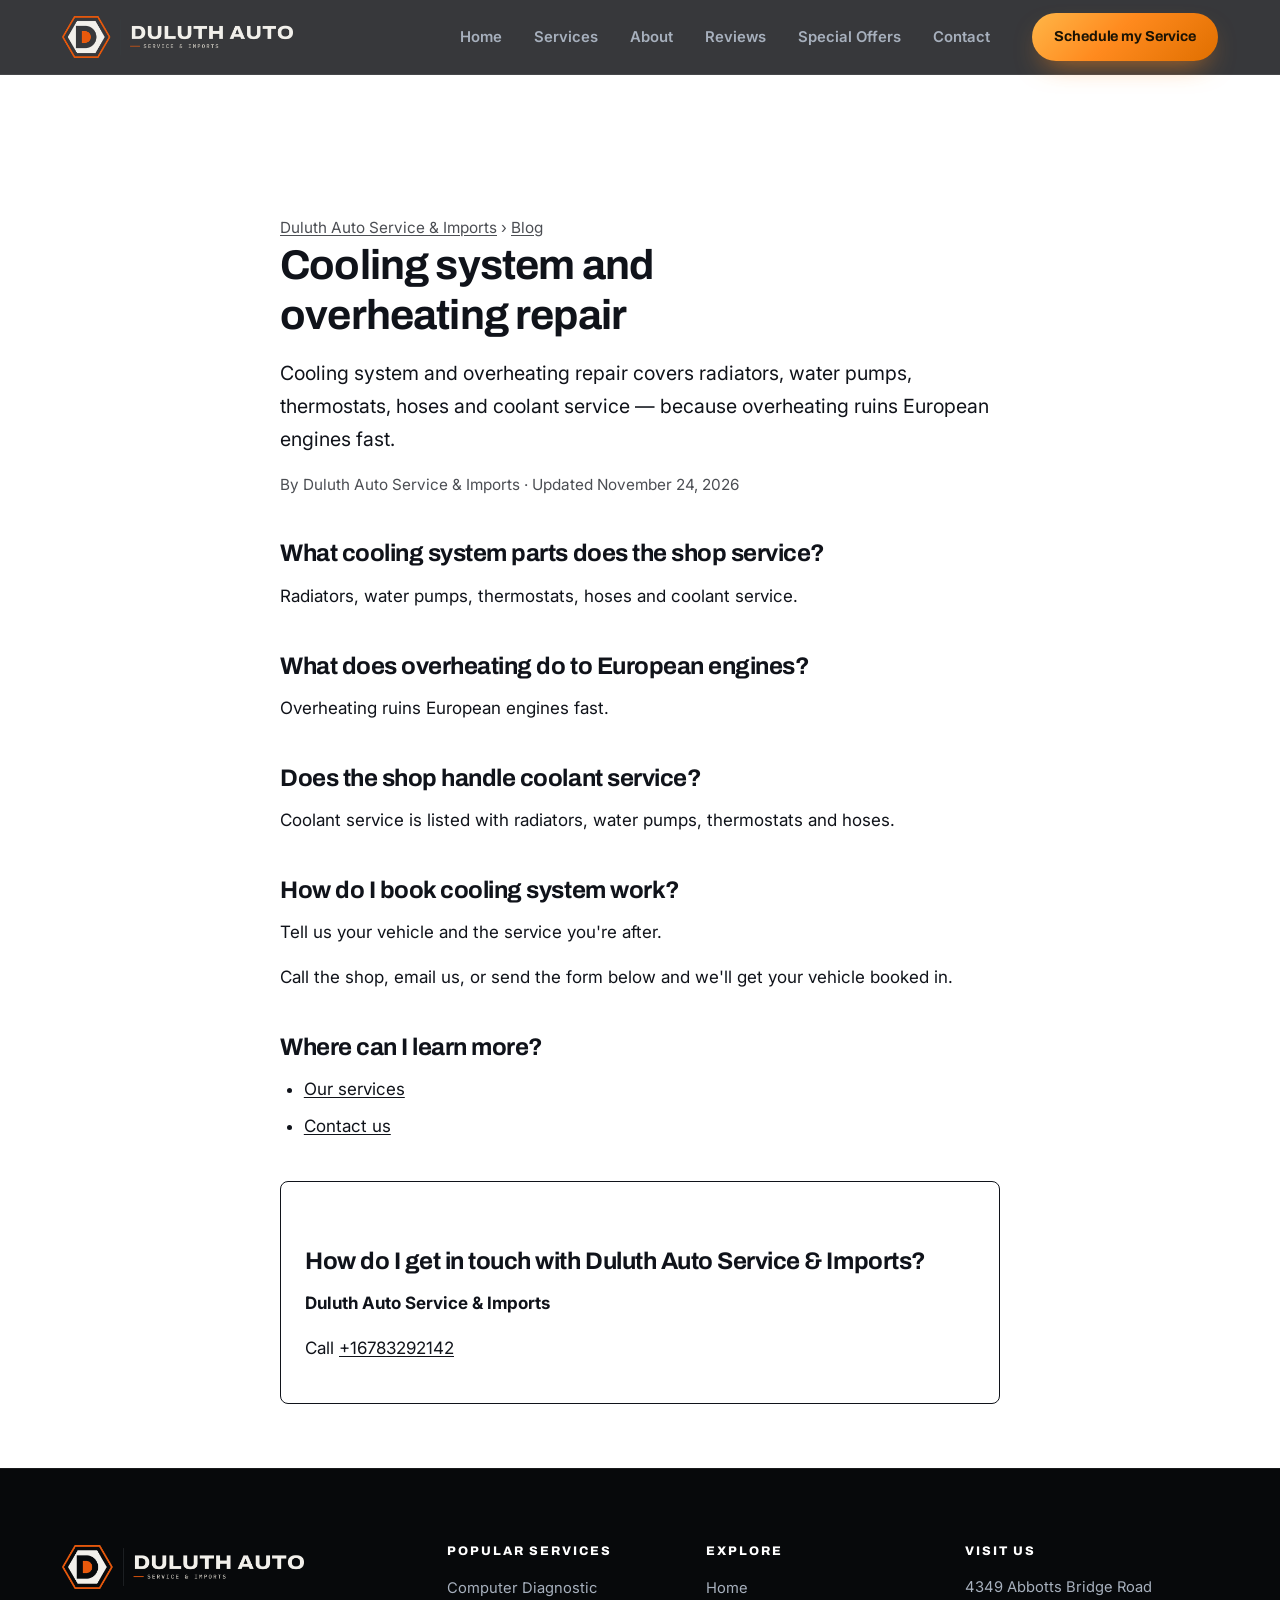
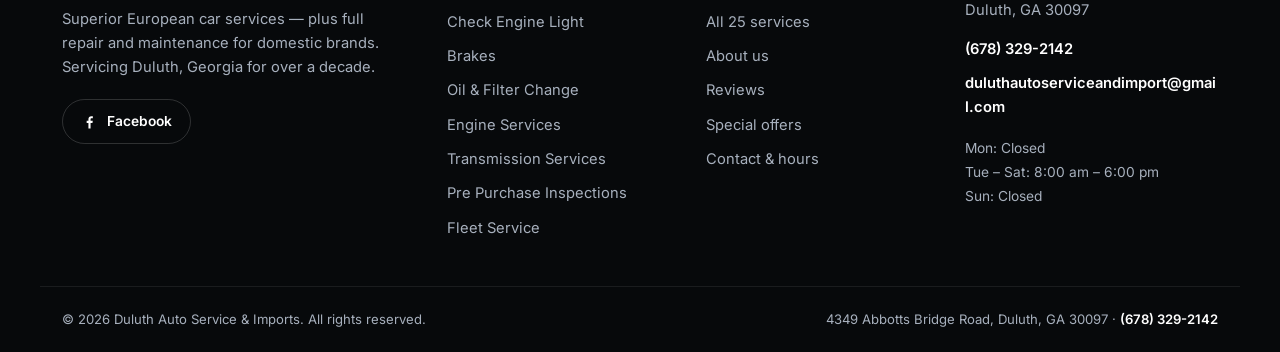
<file: blog/cooling-system-and-overheating-repair/index.html>
<!doctype html>
<html lang="en">
<head>
<meta charset="utf-8">
<meta name="viewport" content="width=device-width, initial-scale=1">
<meta name="theme-color" content="#0d0f12">
<link rel="icon" href="/favicon.svg" type="image/svg+xml">
<link rel="apple-touch-icon" href="/favicon.svg">
<link rel="preconnect" href="https://fonts.googleapis.com/">
<link rel="preconnect" href="https://fonts.gstatic.com/" crossorigin>
<link rel="stylesheet" href="https://fonts.googleapis.com/css2?family=Archivo:wght@500;600;700;800;900&amp;family=Inter:wght@400;500;600;700&amp;display=swap">
<link rel="stylesheet" href="/styles.css">
<script src="/script.js" defer></script>
<title>Cooling system and overheating repair | Duluth Auto Service &amp; Imports</title>
<meta name="description" content="Radiators, water pumps, thermostats, hoses and coolant service — because overheating ruins European engines fast. Tell us your vehicle and the service you&#39;re">
<link rel="canonical" href="https://www.myduluthshop.com/blog/cooling-system-and-overheating-repair/">
<meta property="og:type" content="article">
<meta property="og:title" content="Cooling system and overheating repair | Duluth Auto Service &amp; Imports">
<meta property="og:description" content="Radiators, water pumps, thermostats, hoses and coolant service — because overheating ruins European engines fast. Tell us your vehicle and the service you&#39;re">
<meta property="og:url" content="https://www.myduluthshop.com/blog/cooling-system-and-overheating-repair/">
<meta name="lv-blog-draft" content="9e7247073180dbdb61b456ca6cdc54ad">
<style>.lv-blog{box-sizing:border-box;max-width:760px;margin:0 auto;padding:clamp(96px,12vw,140px) 20px 64px;line-height:1.7;font-size:1.0625rem}.lv-blog h1{font-size:clamp(1.9rem,4vw,2.6rem);line-height:1.2;font-weight:700;margin:0 0 16px}.lv-blog h2{font-size:1.5rem;line-height:1.3;font-weight:700;margin:40px 0 12px}.lv-blog h3{font-size:1.15rem;line-height:1.4;font-weight:600;margin:24px 0 8px}.lv-blog p{margin:0 0 16px}.lv-blog ul{list-style:disc;padding-left:1.4em;margin:0 0 16px}.lv-blog li{margin:0 0 8px}.lv-blog a{color:inherit;text-decoration:underline;text-underline-offset:2px}.lv-blog__answer{font-size:1.15em}.lv-blog__meta,.lv-blog__crumbs{opacity:.75;font-size:.9em}.lv-blog__cta{margin-top:40px;padding:24px;border:1px solid currentColor;border-radius:8px}.lv-blog .lv-blog__list{list-style:none;padding:0}.lv-blog__list li{margin:0 0 28px}</style>
<script type="application/ld+json">{"@context":"https://schema.org","@graph":[{"@type":"BlogPosting","headline":"Cooling system and overheating repair","description":"Radiators, water pumps, thermostats, hoses and coolant service — because overheating ruins European engines fast. Tell us your vehicle and the service you're","url":"https://www.myduluthshop.com/blog/cooling-system-and-overheating-repair/","mainEntityOfPage":"https://www.myduluthshop.com/blog/cooling-system-and-overheating-repair/","datePublished":"2026-11-24","dateModified":"2026-11-24","author":{"@type":"LocalBusiness","@id":"https://www.myduluthshop.com/#business","name":"Duluth Auto Service \u0026 Imports","url":"https://www.myduluthshop.com/","telephone":"+16783292142"},"publisher":{"@id":"https://www.myduluthshop.com/#business"}},{"@type":"BreadcrumbList","itemListElement":[{"@type":"ListItem","position":1,"name":"Duluth Auto Service \u0026 Imports","item":"https://www.myduluthshop.com/"},{"@type":"ListItem","position":2,"name":"Blog","item":"https://www.myduluthshop.com/blog/"},{"@type":"ListItem","position":3,"name":"Cooling system and overheating repair","item":"https://www.myduluthshop.com/blog/cooling-system-and-overheating-repair/"}]}]}</script>
</head>
<body>
<header class="site-header" id="siteHeader">
  <div class="wrap site-header__inner">
    <a class="brand" href="/#top" aria-label="Duluth Auto Service and Imports home">
      <img class="brand__logo" src="/images/logo.png" width="231" height="42" alt="Duluth Auto Service and Imports logo">
      <span class="brand__text">
        <strong>Duluth Auto Service</strong>
        <em>&amp; Imports · Duluth, GA</em>
      </span>
    </a>

    <nav class="nav" id="primaryNav" aria-label="Primary">
      <ul class="nav__list">
        <li><a class="nav__link" href="/#top">Home</a></li>
        <li><a class="nav__link" href="/#services">Services</a></li>
        <li><a class="nav__link" href="/#about">About</a></li>
        <li><a class="nav__link" href="/#reviews">Reviews</a></li>
        <li><a class="nav__link" href="/#offers">Special Offers</a></li>
        <li><a class="nav__link" href="/#contact">Contact</a></li>
      </ul>
      <a class="btn btn--primary nav__cta" href="/#contact">Schedule my Service</a>
    </nav>

    <button class="navtoggle" id="navToggle" type="button" aria-expanded="false" aria-controls="primaryNav" aria-label="Open menu">
      <span></span><span></span><span></span>
    </button>
  </div>
</header>
<main id="main" class="lv-blog"><article>
<nav class="lv-blog__crumbs" aria-label="Breadcrumb"><a href="/">Duluth Auto Service &amp; Imports</a> › <a href="/blog/">Blog</a></nav>
<h1>Cooling system and overheating repair</h1>
<p class="lv-blog__answer">Cooling system and overheating repair covers radiators, water pumps, thermostats, hoses and coolant service — because overheating ruins European engines fast.</p>
<p class="lv-blog__meta">By Duluth Auto Service &amp; Imports · Updated <time datetime="2026-11-24">November 24, 2026</time></p>
<h2>What cooling system parts does the shop service?</h2>
<p>Radiators, water pumps, thermostats, hoses and coolant service.</p>
<h2>What does overheating do to European engines?</h2>
<p>Overheating ruins European engines fast.</p>
<h2>Does the shop handle coolant service?</h2>
<p>Coolant service is listed with radiators, water pumps, thermostats and hoses.</p>
<h2>How do I book cooling system work?</h2>
<p>Tell us your vehicle and the service you&#39;re after.</p>
<p>Call the shop, email us, or send the form below and we&#39;ll get your vehicle booked in.</p>
<h2>Where can I learn more?</h2><ul>
<li><a href="/#services">Our services</a></li>
<li><a href="/#contactTitle">Contact us</a></li>
</ul>
<section class="lv-blog__cta"><h2>How do I get in touch with Duluth Auto Service &amp; Imports?</h2><p><strong>Duluth Auto Service &amp; Imports</strong></p><p>Call <a href="tel:+16783292142">+16783292142</a></p></section>
</article></main>
<footer class="site-footer">
  <div class="wrap footer__grid">
    <div class="footer__brand">
      <img class="footer__logo" src="/images/logo.png" width="242" height="44" loading="lazy" alt="Duluth Auto Service and Imports logo">
      <p>
        Superior European car services — plus full repair and maintenance for domestic brands.
        Servicing Duluth, Georgia for over a decade.
      </p>
      <a class="social" href="https://www.facebook.com/DuluthAuto" target="_blank" rel="noopener" aria-label="Duluth Auto Service and Imports on Facebook">
        <svg viewbox="0 0 24 24" aria-hidden="true"><path d="M13.5 22v-8h2.7l.4-3.1h-3.1V8.9c0-.9.3-1.5 1.6-1.5h1.6V4.6A22 22 0 0 0 14.5 4.5c-2.4 0-4 1.5-4 4.1v2.3H8v3.1h2.5v8h3z"/></svg>
        <span>Facebook</span>
      </a>
    </div>

    <nav class="footer__col" aria-label="Services">
      <h3>Popular services</h3>
      <ul>
        <li><a href="/#services">Computer Diagnostic</a></li>
        <li><a href="/#services">Check Engine Light</a></li>
        <li><a href="/#services">Brakes</a></li>
        <li><a href="/#services">Oil &amp; Filter Change</a></li>
        <li><a href="/#services">Engine Services</a></li>
        <li><a href="/#services">Transmission Services</a></li>
        <li><a href="/#services">Pre Purchase Inspections</a></li>
        <li><a href="/#services">Fleet Service</a></li>
      </ul>
    </nav>

    <nav class="footer__col" aria-label="Site">
      <h3>Explore</h3>
      <ul>
        <li><a href="/#top">Home</a></li>
        <li><a href="/#services">All 25 services</a></li>
        <li><a href="/#about">About us</a></li>
        <li><a href="/#reviews">Reviews</a></li>
        <li><a href="/#offers">Special offers</a></li>
        <li><a href="/#contact">Contact &amp; hours</a></li>
      </ul>
    </nav>

    <div class="footer__col">
      <h3>Visit us</h3>
      <address>
        4349 Abbotts Bridge Road<br>
        Duluth, GA 30097
      </address>
      <ul class="footer__contact">
        <li><a href="tel:+16783292142">(678) 329-2142</a></li>
        <li><a href="mailto:duluthautoserviceandimport@gmail.com">duluthautoserviceandimport@gmail.com</a></li>
      </ul>
      <p class="footer__hours">
        Mon: Closed<br>
        Tue – Sat: 8:00 am – 6:00 pm<br>
        Sun: Closed
      </p>
    </div>
  </div>

  <div class="wrap footer__bottom">
    <p>&copy; <span id="year">2026</span> Duluth Auto Service &amp; Imports. All rights reserved.</p>
    <p>4349 Abbotts Bridge Road, Duluth, GA 30097 · <a href="tel:+16783292142">(678) 329-2142</a></p>
  </div>
</footer>
</body>
</html>
</file>
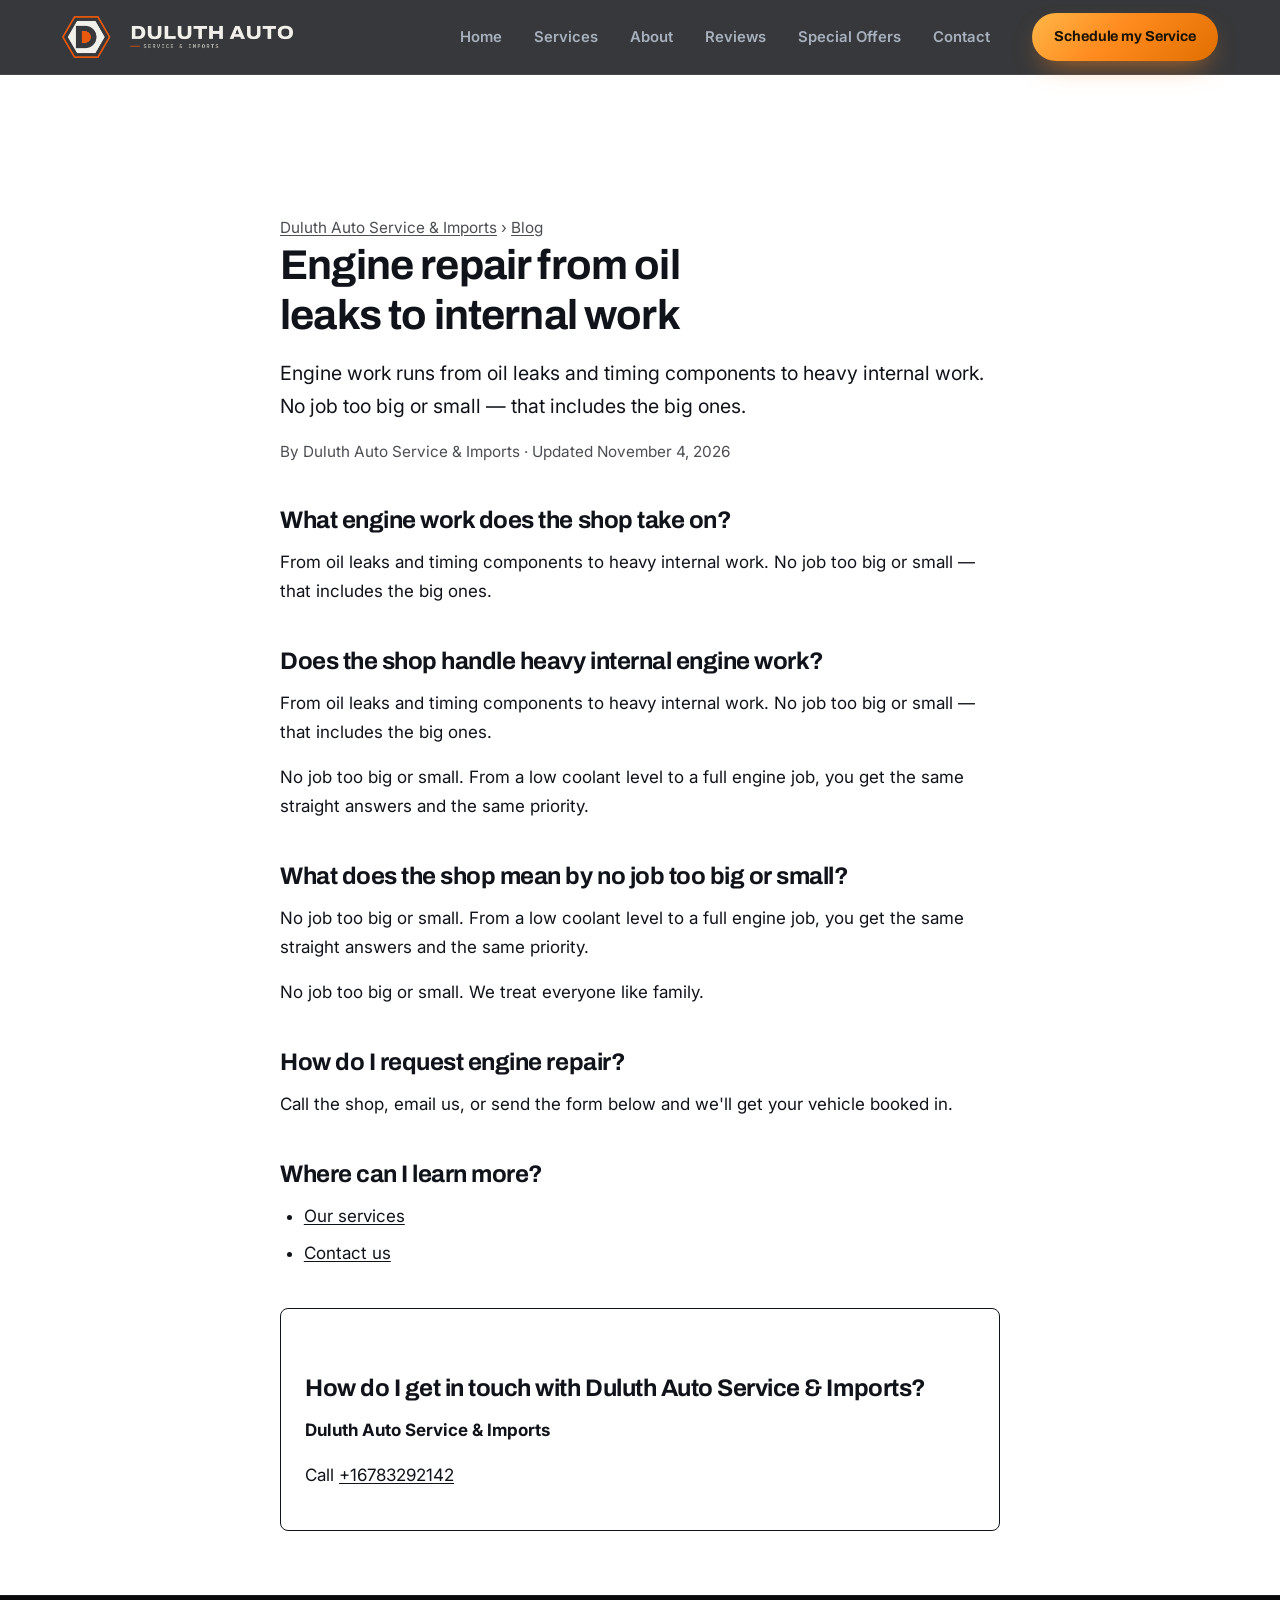
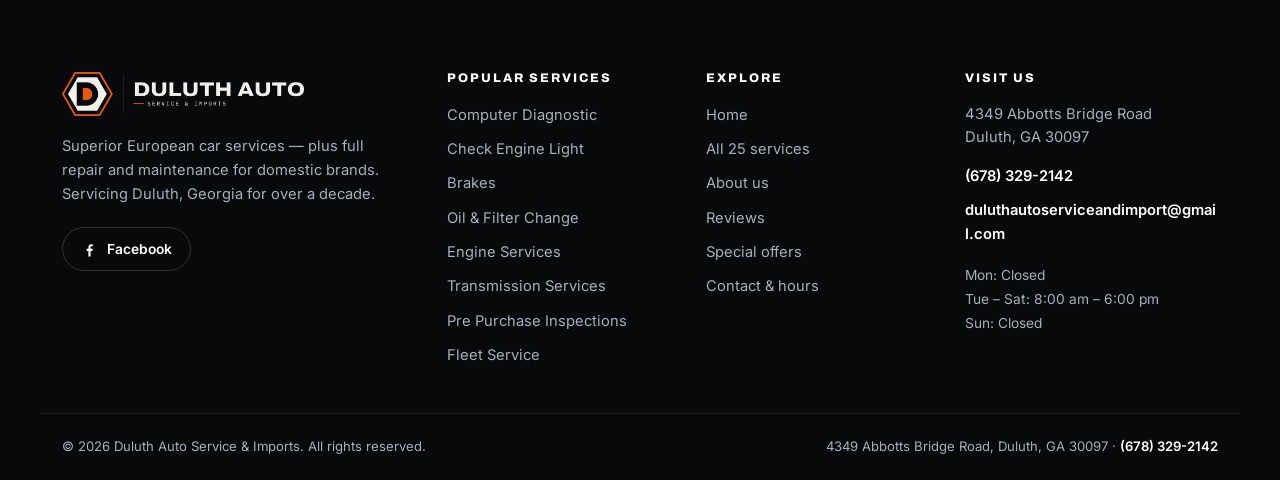
<file: blog/engine-repair-from-oil-leaks-to-internal-work/index.html>
<!doctype html>
<html lang="en">
<head>
<meta charset="utf-8">
<meta name="viewport" content="width=device-width, initial-scale=1">
<meta name="theme-color" content="#0d0f12">
<link rel="icon" href="/favicon.svg" type="image/svg+xml">
<link rel="apple-touch-icon" href="/favicon.svg">
<link rel="preconnect" href="https://fonts.googleapis.com/">
<link rel="preconnect" href="https://fonts.gstatic.com/" crossorigin>
<link rel="stylesheet" href="https://fonts.googleapis.com/css2?family=Archivo:wght@500;600;700;800;900&amp;family=Inter:wght@400;500;600;700&amp;display=swap">
<link rel="stylesheet" href="/styles.css">
<script src="/script.js" defer></script>
<title>Engine repair from oil leaks to internal work | Duluth Auto Service &amp; Imports</title>
<meta name="description" content="Engine work runs from oil leaks and timing components to heavy internal work. No job too big or small — that includes the big ones.">
<link rel="canonical" href="https://www.myduluthshop.com/blog/engine-repair-from-oil-leaks-to-internal-work/">
<meta property="og:type" content="article">
<meta property="og:title" content="Engine repair from oil leaks to internal work | Duluth Auto Service &amp; Imports">
<meta property="og:description" content="Engine work runs from oil leaks and timing components to heavy internal work. No job too big or small — that includes the big ones.">
<meta property="og:url" content="https://www.myduluthshop.com/blog/engine-repair-from-oil-leaks-to-internal-work/">
<meta name="lv-blog-draft" content="1014673c1dc7309f3cfde830da5b69f0">
<style>.lv-blog{box-sizing:border-box;max-width:760px;margin:0 auto;padding:clamp(96px,12vw,140px) 20px 64px;line-height:1.7;font-size:1.0625rem}.lv-blog h1{font-size:clamp(1.9rem,4vw,2.6rem);line-height:1.2;font-weight:700;margin:0 0 16px}.lv-blog h2{font-size:1.5rem;line-height:1.3;font-weight:700;margin:40px 0 12px}.lv-blog h3{font-size:1.15rem;line-height:1.4;font-weight:600;margin:24px 0 8px}.lv-blog p{margin:0 0 16px}.lv-blog ul{list-style:disc;padding-left:1.4em;margin:0 0 16px}.lv-blog li{margin:0 0 8px}.lv-blog a{color:inherit;text-decoration:underline;text-underline-offset:2px}.lv-blog__answer{font-size:1.15em}.lv-blog__meta,.lv-blog__crumbs{opacity:.75;font-size:.9em}.lv-blog__cta{margin-top:40px;padding:24px;border:1px solid currentColor;border-radius:8px}.lv-blog .lv-blog__list{list-style:none;padding:0}.lv-blog__list li{margin:0 0 28px}</style>
<script type="application/ld+json">{"@context":"https://schema.org","@graph":[{"@type":"BlogPosting","headline":"Engine repair from oil leaks to internal work","description":"Engine work runs from oil leaks and timing components to heavy internal work. No job too big or small — that includes the big ones.","url":"https://www.myduluthshop.com/blog/engine-repair-from-oil-leaks-to-internal-work/","mainEntityOfPage":"https://www.myduluthshop.com/blog/engine-repair-from-oil-leaks-to-internal-work/","datePublished":"2026-11-04","dateModified":"2026-11-04","author":{"@type":"LocalBusiness","@id":"https://www.myduluthshop.com/#business","name":"Duluth Auto Service \u0026 Imports","url":"https://www.myduluthshop.com/","telephone":"+16783292142"},"publisher":{"@id":"https://www.myduluthshop.com/#business"}},{"@type":"BreadcrumbList","itemListElement":[{"@type":"ListItem","position":1,"name":"Duluth Auto Service \u0026 Imports","item":"https://www.myduluthshop.com/"},{"@type":"ListItem","position":2,"name":"Blog","item":"https://www.myduluthshop.com/blog/"},{"@type":"ListItem","position":3,"name":"Engine repair from oil leaks to internal work","item":"https://www.myduluthshop.com/blog/engine-repair-from-oil-leaks-to-internal-work/"}]}]}</script>
</head>
<body>
<header class="site-header" id="siteHeader">
  <div class="wrap site-header__inner">
    <a class="brand" href="/#top" aria-label="Duluth Auto Service and Imports home">
      <img class="brand__logo" src="/images/logo.png" width="231" height="42" alt="Duluth Auto Service and Imports logo">
      <span class="brand__text">
        <strong>Duluth Auto Service</strong>
        <em>&amp; Imports · Duluth, GA</em>
      </span>
    </a>

    <nav class="nav" id="primaryNav" aria-label="Primary">
      <ul class="nav__list">
        <li><a class="nav__link" href="/#top">Home</a></li>
        <li><a class="nav__link" href="/#services">Services</a></li>
        <li><a class="nav__link" href="/#about">About</a></li>
        <li><a class="nav__link" href="/#reviews">Reviews</a></li>
        <li><a class="nav__link" href="/#offers">Special Offers</a></li>
        <li><a class="nav__link" href="/#contact">Contact</a></li>
      </ul>
      <a class="btn btn--primary nav__cta" href="/#contact">Schedule my Service</a>
    </nav>

    <button class="navtoggle" id="navToggle" type="button" aria-expanded="false" aria-controls="primaryNav" aria-label="Open menu">
      <span></span><span></span><span></span>
    </button>
  </div>
</header>
<main id="main" class="lv-blog"><article>
<nav class="lv-blog__crumbs" aria-label="Breadcrumb"><a href="/">Duluth Auto Service &amp; Imports</a> › <a href="/blog/">Blog</a></nav>
<h1>Engine repair from oil leaks to internal work</h1>
<p class="lv-blog__answer">Engine work runs from oil leaks and timing components to heavy internal work. No job too big or small — that includes the big ones.</p>
<p class="lv-blog__meta">By Duluth Auto Service &amp; Imports · Updated <time datetime="2026-11-04">November 4, 2026</time></p>
<h2>What engine work does the shop take on?</h2>
<p>From oil leaks and timing components to heavy internal work. No job too big or small — that includes the big ones.</p>
<h2>Does the shop handle heavy internal engine work?</h2>
<p>From oil leaks and timing components to heavy internal work. No job too big or small — that includes the big ones.</p>
<p>No job too big or small. From a low coolant level to a full engine job, you get the same straight answers and the same priority.</p>
<h2>What does the shop mean by no job too big or small?</h2>
<p>No job too big or small. From a low coolant level to a full engine job, you get the same straight answers and the same priority.</p>
<p>No job too big or small. We treat everyone like family.</p>
<h2>How do I request engine repair?</h2>
<p>Call the shop, email us, or send the form below and we&#39;ll get your vehicle booked in.</p>
<h2>Where can I learn more?</h2><ul>
<li><a href="/#services">Our services</a></li>
<li><a href="/#contactTitle">Contact us</a></li>
</ul>
<section class="lv-blog__cta"><h2>How do I get in touch with Duluth Auto Service &amp; Imports?</h2><p><strong>Duluth Auto Service &amp; Imports</strong></p><p>Call <a href="tel:+16783292142">+16783292142</a></p></section>
</article></main>
<footer class="site-footer">
  <div class="wrap footer__grid">
    <div class="footer__brand">
      <img class="footer__logo" src="/images/logo.png" width="242" height="44" loading="lazy" alt="Duluth Auto Service and Imports logo">
      <p>
        Superior European car services — plus full repair and maintenance for domestic brands.
        Servicing Duluth, Georgia for over a decade.
      </p>
      <a class="social" href="https://www.facebook.com/DuluthAuto" target="_blank" rel="noopener" aria-label="Duluth Auto Service and Imports on Facebook">
        <svg viewbox="0 0 24 24" aria-hidden="true"><path d="M13.5 22v-8h2.7l.4-3.1h-3.1V8.9c0-.9.3-1.5 1.6-1.5h1.6V4.6A22 22 0 0 0 14.5 4.5c-2.4 0-4 1.5-4 4.1v2.3H8v3.1h2.5v8h3z"/></svg>
        <span>Facebook</span>
      </a>
    </div>

    <nav class="footer__col" aria-label="Services">
      <h3>Popular services</h3>
      <ul>
        <li><a href="/#services">Computer Diagnostic</a></li>
        <li><a href="/#services">Check Engine Light</a></li>
        <li><a href="/#services">Brakes</a></li>
        <li><a href="/#services">Oil &amp; Filter Change</a></li>
        <li><a href="/#services">Engine Services</a></li>
        <li><a href="/#services">Transmission Services</a></li>
        <li><a href="/#services">Pre Purchase Inspections</a></li>
        <li><a href="/#services">Fleet Service</a></li>
      </ul>
    </nav>

    <nav class="footer__col" aria-label="Site">
      <h3>Explore</h3>
      <ul>
        <li><a href="/#top">Home</a></li>
        <li><a href="/#services">All 25 services</a></li>
        <li><a href="/#about">About us</a></li>
        <li><a href="/#reviews">Reviews</a></li>
        <li><a href="/#offers">Special offers</a></li>
        <li><a href="/#contact">Contact &amp; hours</a></li>
      </ul>
    </nav>

    <div class="footer__col">
      <h3>Visit us</h3>
      <address>
        4349 Abbotts Bridge Road<br>
        Duluth, GA 30097
      </address>
      <ul class="footer__contact">
        <li><a href="tel:+16783292142">(678) 329-2142</a></li>
        <li><a href="mailto:duluthautoserviceandimport@gmail.com">duluthautoserviceandimport@gmail.com</a></li>
      </ul>
      <p class="footer__hours">
        Mon: Closed<br>
        Tue – Sat: 8:00 am – 6:00 pm<br>
        Sun: Closed
      </p>
    </div>
  </div>

  <div class="wrap footer__bottom">
    <p>&copy; <span id="year">2026</span> Duluth Auto Service &amp; Imports. All rights reserved.</p>
    <p>4349 Abbotts Bridge Road, Duluth, GA 30097 · <a href="tel:+16783292142">(678) 329-2142</a></p>
  </div>
</footer>
</body>
</html>
</file>
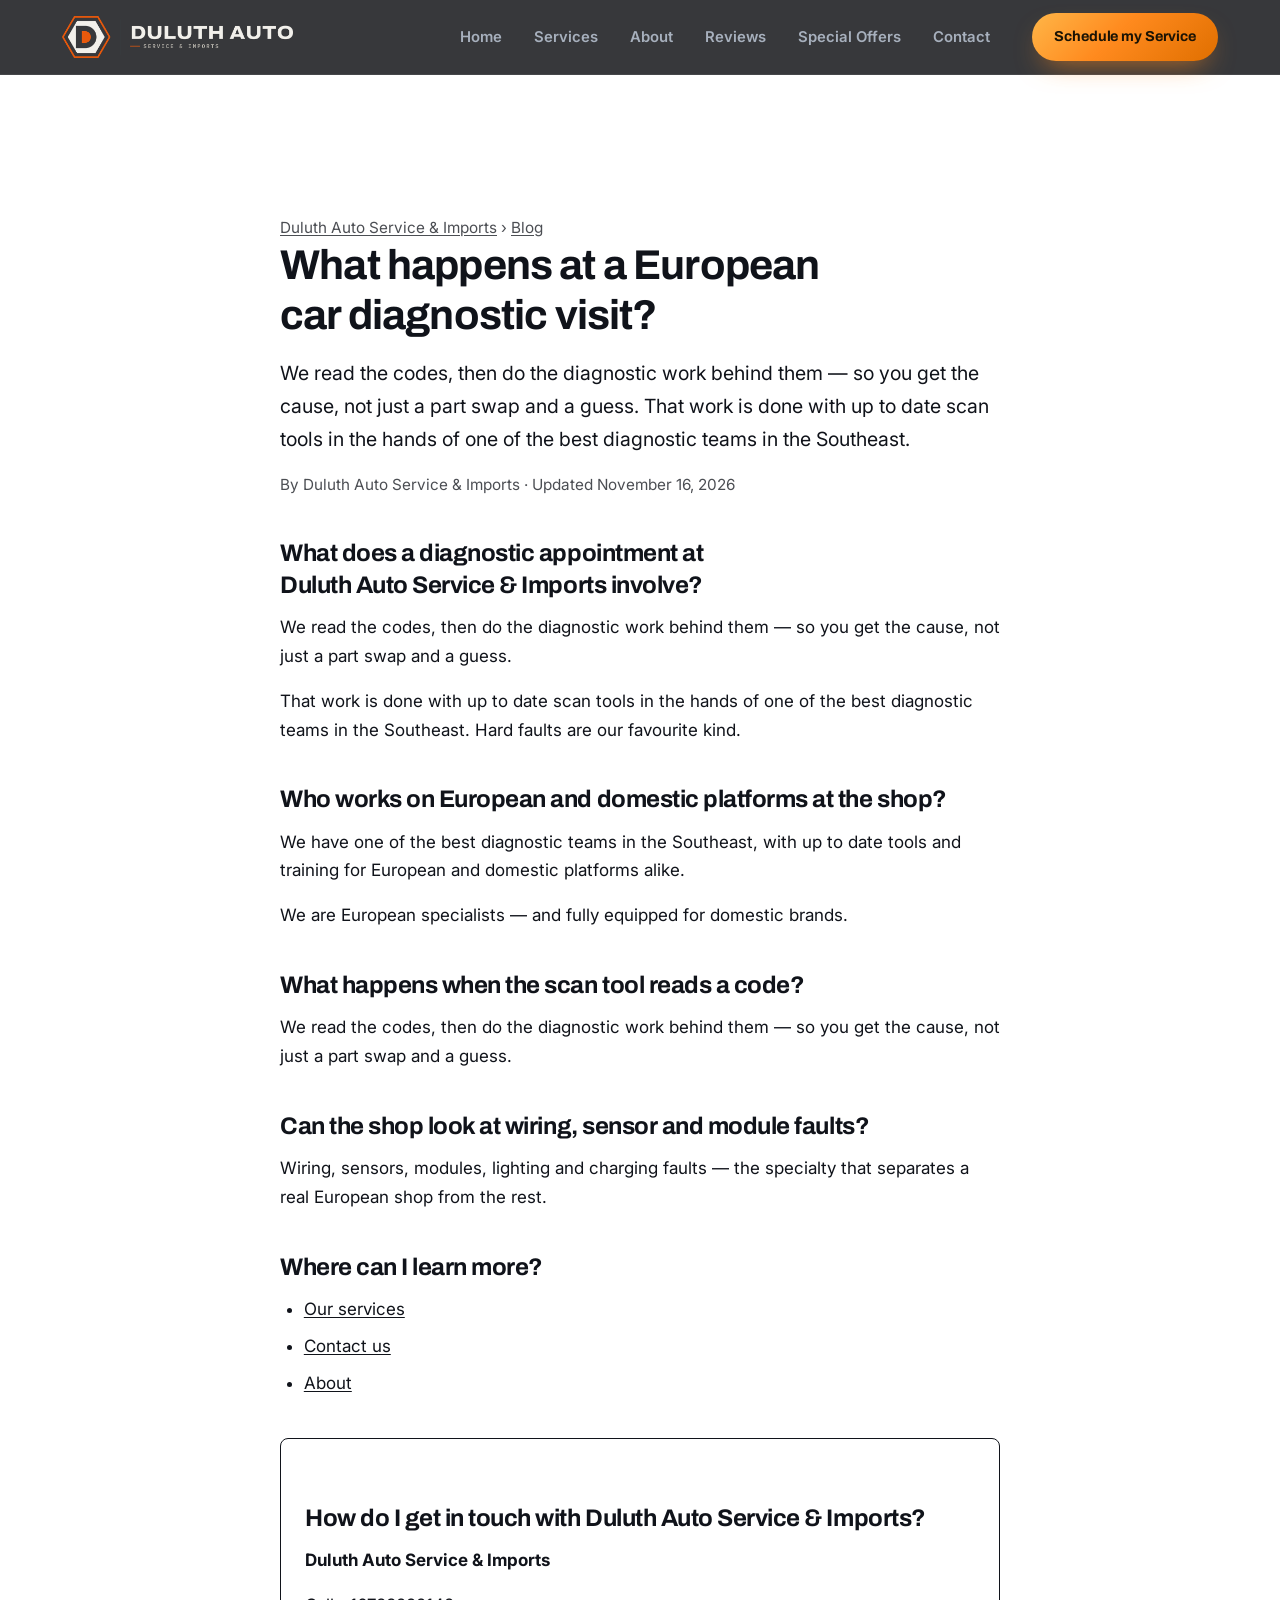
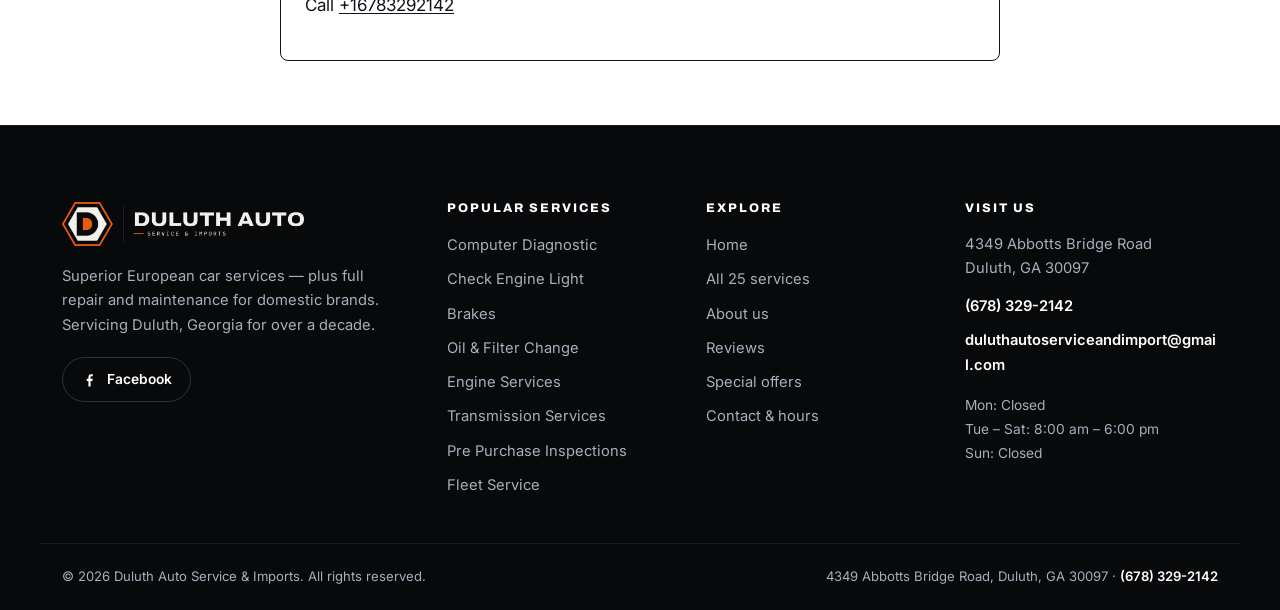
<file: blog/european-car-diagnostics-in-duluth/index.html>
<!doctype html>
<html lang="en">
<head>
<meta charset="utf-8">
<meta name="viewport" content="width=device-width, initial-scale=1">
<meta name="theme-color" content="#0d0f12">
<link rel="icon" href="/favicon.svg" type="image/svg+xml">
<link rel="apple-touch-icon" href="/favicon.svg">
<link rel="preconnect" href="https://fonts.googleapis.com/">
<link rel="preconnect" href="https://fonts.gstatic.com/" crossorigin>
<link rel="stylesheet" href="https://fonts.googleapis.com/css2?family=Archivo:wght@500;600;700;800;900&amp;family=Inter:wght@400;500;600;700&amp;display=swap">
<link rel="stylesheet" href="/styles.css">
<script src="/script.js" defer></script>
<title>What happens at a European car diagnostic visit? | Duluth Auto Service &amp; Imports</title>
<meta name="description" content="At Duluth Auto Service &amp; Imports, we read the codes, then do the diagnostic work behind them — so you get the cause, not just a part swap and a guess.">
<link rel="canonical" href="https://www.myduluthshop.com/blog/european-car-diagnostics-in-duluth/">
<meta property="og:type" content="article">
<meta property="og:title" content="What happens at a European car diagnostic visit? | Duluth Auto Service &amp; Imports">
<meta property="og:description" content="At Duluth Auto Service &amp; Imports, we read the codes, then do the diagnostic work behind them — so you get the cause, not just a part swap and a guess.">
<meta property="og:url" content="https://www.myduluthshop.com/blog/european-car-diagnostics-in-duluth/">
<meta name="lv-blog-draft" content="281ca194ab9c209ea8f04413fb69986b">
<style>.lv-blog{box-sizing:border-box;max-width:760px;margin:0 auto;padding:clamp(96px,12vw,140px) 20px 64px;line-height:1.7;font-size:1.0625rem}.lv-blog h1{font-size:clamp(1.9rem,4vw,2.6rem);line-height:1.2;font-weight:700;margin:0 0 16px}.lv-blog h2{font-size:1.5rem;line-height:1.3;font-weight:700;margin:40px 0 12px}.lv-blog h3{font-size:1.15rem;line-height:1.4;font-weight:600;margin:24px 0 8px}.lv-blog p{margin:0 0 16px}.lv-blog ul{list-style:disc;padding-left:1.4em;margin:0 0 16px}.lv-blog li{margin:0 0 8px}.lv-blog a{color:inherit;text-decoration:underline;text-underline-offset:2px}.lv-blog__answer{font-size:1.15em}.lv-blog__meta,.lv-blog__crumbs{opacity:.75;font-size:.9em}.lv-blog__cta{margin-top:40px;padding:24px;border:1px solid currentColor;border-radius:8px}.lv-blog .lv-blog__list{list-style:none;padding:0}.lv-blog__list li{margin:0 0 28px}</style>
<script type="application/ld+json">{"@context":"https://schema.org","@graph":[{"@type":"BlogPosting","headline":"What happens at a European car diagnostic visit?","description":"At Duluth Auto Service \u0026 Imports, we read the codes, then do the diagnostic work behind them — so you get the cause, not just a part swap and a guess.","url":"https://www.myduluthshop.com/blog/european-car-diagnostics-in-duluth/","mainEntityOfPage":"https://www.myduluthshop.com/blog/european-car-diagnostics-in-duluth/","datePublished":"2026-11-16","dateModified":"2026-11-16","author":{"@type":"LocalBusiness","@id":"https://www.myduluthshop.com/#business","name":"Duluth Auto Service \u0026 Imports","url":"https://www.myduluthshop.com/","telephone":"+16783292142"},"publisher":{"@id":"https://www.myduluthshop.com/#business"}},{"@type":"BreadcrumbList","itemListElement":[{"@type":"ListItem","position":1,"name":"Duluth Auto Service \u0026 Imports","item":"https://www.myduluthshop.com/"},{"@type":"ListItem","position":2,"name":"Blog","item":"https://www.myduluthshop.com/blog/"},{"@type":"ListItem","position":3,"name":"What happens at a European car diagnostic visit?","item":"https://www.myduluthshop.com/blog/european-car-diagnostics-in-duluth/"}]}]}</script>
</head>
<body>
<header class="site-header" id="siteHeader">
  <div class="wrap site-header__inner">
    <a class="brand" href="/#top" aria-label="Duluth Auto Service and Imports home">
      <img class="brand__logo" src="/images/logo.png" width="231" height="42" alt="Duluth Auto Service and Imports logo">
      <span class="brand__text">
        <strong>Duluth Auto Service</strong>
        <em>&amp; Imports · Duluth, GA</em>
      </span>
    </a>

    <nav class="nav" id="primaryNav" aria-label="Primary">
      <ul class="nav__list">
        <li><a class="nav__link" href="/#top">Home</a></li>
        <li><a class="nav__link" href="/#services">Services</a></li>
        <li><a class="nav__link" href="/#about">About</a></li>
        <li><a class="nav__link" href="/#reviews">Reviews</a></li>
        <li><a class="nav__link" href="/#offers">Special Offers</a></li>
        <li><a class="nav__link" href="/#contact">Contact</a></li>
      </ul>
      <a class="btn btn--primary nav__cta" href="/#contact">Schedule my Service</a>
    </nav>

    <button class="navtoggle" id="navToggle" type="button" aria-expanded="false" aria-controls="primaryNav" aria-label="Open menu">
      <span></span><span></span><span></span>
    </button>
  </div>
</header>
<main id="main" class="lv-blog"><article>
<nav class="lv-blog__crumbs" aria-label="Breadcrumb"><a href="/">Duluth Auto Service &amp; Imports</a> › <a href="/blog/">Blog</a></nav>
<h1>What happens at a European car diagnostic visit?</h1>
<p class="lv-blog__answer">We read the codes, then do the diagnostic work behind them — so you get the cause, not just a part swap and a guess. That work is done with up to date scan tools in the hands of one of the best diagnostic teams in the Southeast.</p>
<p class="lv-blog__meta">By Duluth Auto Service &amp; Imports · Updated <time datetime="2026-11-16">November 16, 2026</time></p>
<h2>What does a diagnostic appointment at Duluth Auto Service &amp; Imports involve?</h2>
<p>We read the codes, then do the diagnostic work behind them — so you get the cause, not just a part swap and a guess.</p>
<p>That work is done with up to date scan tools in the hands of one of the best diagnostic teams in the Southeast. Hard faults are our favourite kind.</p>
<h2>Who works on European and domestic platforms at the shop?</h2>
<p>We have one of the best diagnostic teams in the Southeast, with up to date tools and training for European and domestic platforms alike.</p>
<p>We are European specialists — and fully equipped for domestic brands.</p>
<h2>What happens when the scan tool reads a code?</h2>
<p>We read the codes, then do the diagnostic work behind them — so you get the cause, not just a part swap and a guess.</p>
<h2>Can the shop look at wiring, sensor and module faults?</h2>
<p>Wiring, sensors, modules, lighting and charging faults — the specialty that separates a real European shop from the rest.</p>
<h2>Where can I learn more?</h2><ul>
<li><a href="/#services">Our services</a></li>
<li><a href="/#contactTitle">Contact us</a></li>
<li><a href="/#about">About</a></li>
</ul>
<section class="lv-blog__cta"><h2>How do I get in touch with Duluth Auto Service &amp; Imports?</h2><p><strong>Duluth Auto Service &amp; Imports</strong></p><p>Call <a href="tel:+16783292142">+16783292142</a></p></section>
</article></main>
<footer class="site-footer">
  <div class="wrap footer__grid">
    <div class="footer__brand">
      <img class="footer__logo" src="/images/logo.png" width="242" height="44" loading="lazy" alt="Duluth Auto Service and Imports logo">
      <p>
        Superior European car services — plus full repair and maintenance for domestic brands.
        Servicing Duluth, Georgia for over a decade.
      </p>
      <a class="social" href="https://www.facebook.com/DuluthAuto" target="_blank" rel="noopener" aria-label="Duluth Auto Service and Imports on Facebook">
        <svg viewbox="0 0 24 24" aria-hidden="true"><path d="M13.5 22v-8h2.7l.4-3.1h-3.1V8.9c0-.9.3-1.5 1.6-1.5h1.6V4.6A22 22 0 0 0 14.5 4.5c-2.4 0-4 1.5-4 4.1v2.3H8v3.1h2.5v8h3z"/></svg>
        <span>Facebook</span>
      </a>
    </div>

    <nav class="footer__col" aria-label="Services">
      <h3>Popular services</h3>
      <ul>
        <li><a href="/#services">Computer Diagnostic</a></li>
        <li><a href="/#services">Check Engine Light</a></li>
        <li><a href="/#services">Brakes</a></li>
        <li><a href="/#services">Oil &amp; Filter Change</a></li>
        <li><a href="/#services">Engine Services</a></li>
        <li><a href="/#services">Transmission Services</a></li>
        <li><a href="/#services">Pre Purchase Inspections</a></li>
        <li><a href="/#services">Fleet Service</a></li>
      </ul>
    </nav>

    <nav class="footer__col" aria-label="Site">
      <h3>Explore</h3>
      <ul>
        <li><a href="/#top">Home</a></li>
        <li><a href="/#services">All 25 services</a></li>
        <li><a href="/#about">About us</a></li>
        <li><a href="/#reviews">Reviews</a></li>
        <li><a href="/#offers">Special offers</a></li>
        <li><a href="/#contact">Contact &amp; hours</a></li>
      </ul>
    </nav>

    <div class="footer__col">
      <h3>Visit us</h3>
      <address>
        4349 Abbotts Bridge Road<br>
        Duluth, GA 30097
      </address>
      <ul class="footer__contact">
        <li><a href="tel:+16783292142">(678) 329-2142</a></li>
        <li><a href="mailto:duluthautoserviceandimport@gmail.com">duluthautoserviceandimport@gmail.com</a></li>
      </ul>
      <p class="footer__hours">
        Mon: Closed<br>
        Tue – Sat: 8:00 am – 6:00 pm<br>
        Sun: Closed
      </p>
    </div>
  </div>

  <div class="wrap footer__bottom">
    <p>&copy; <span id="year">2026</span> Duluth Auto Service &amp; Imports. All rights reserved.</p>
    <p>4349 Abbotts Bridge Road, Duluth, GA 30097 · <a href="tel:+16783292142">(678) 329-2142</a></p>
  </div>
</footer>
</body>
</html>
</file>
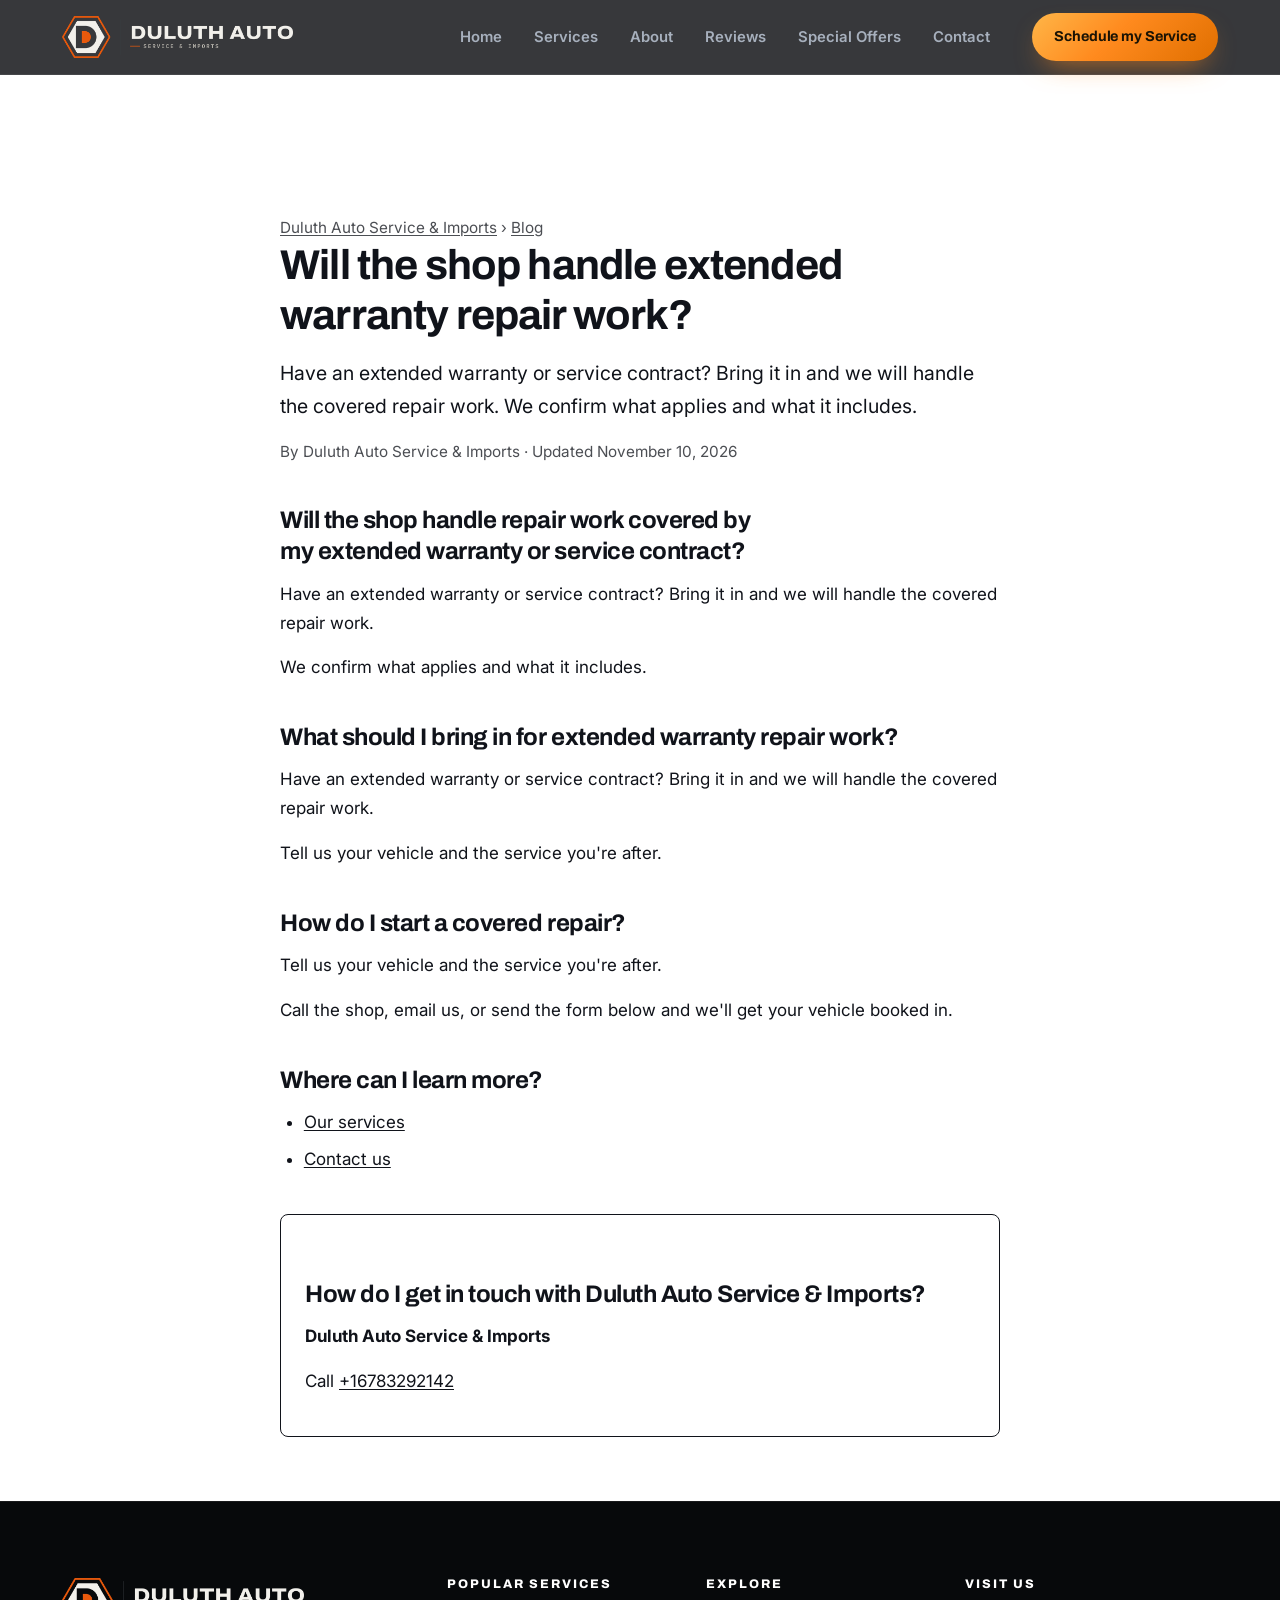
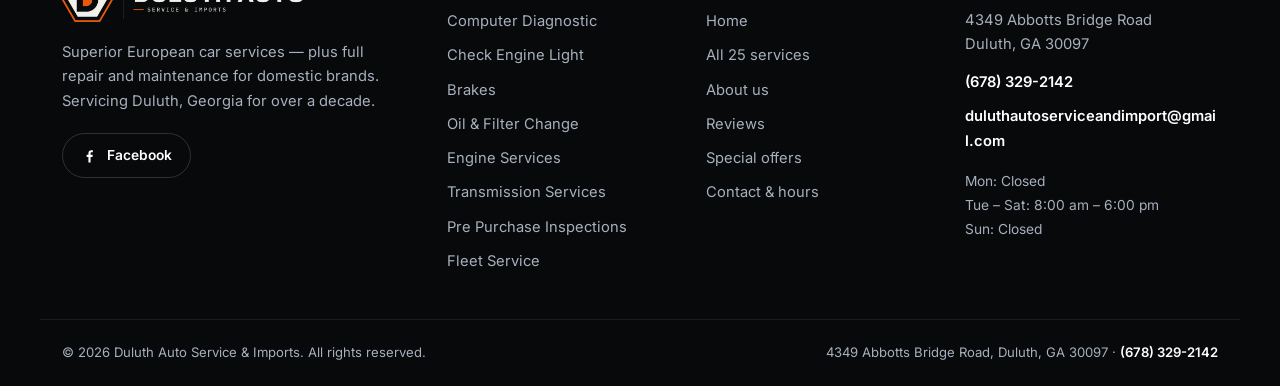
<file: blog/extended-warranty-repair-work/index.html>
<!doctype html>
<html lang="en">
<head>
<meta charset="utf-8">
<meta name="viewport" content="width=device-width, initial-scale=1">
<meta name="theme-color" content="#0d0f12">
<link rel="icon" href="/favicon.svg" type="image/svg+xml">
<link rel="apple-touch-icon" href="/favicon.svg">
<link rel="preconnect" href="https://fonts.googleapis.com/">
<link rel="preconnect" href="https://fonts.gstatic.com/" crossorigin>
<link rel="stylesheet" href="https://fonts.googleapis.com/css2?family=Archivo:wght@500;600;700;800;900&amp;family=Inter:wght@400;500;600;700&amp;display=swap">
<link rel="stylesheet" href="/styles.css">
<script src="/script.js" defer></script>
<title>Will the shop handle extended warranty repair work? | Duluth Auto Service &amp; Imports</title>
<meta name="description" content="Have an extended warranty or service contract? Bring it in and we will handle the covered repair work. We confirm what applies and what it includes.">
<link rel="canonical" href="https://www.myduluthshop.com/blog/extended-warranty-repair-work/">
<meta property="og:type" content="article">
<meta property="og:title" content="Will the shop handle extended warranty repair work? | Duluth Auto Service &amp; Imports">
<meta property="og:description" content="Have an extended warranty or service contract? Bring it in and we will handle the covered repair work. We confirm what applies and what it includes.">
<meta property="og:url" content="https://www.myduluthshop.com/blog/extended-warranty-repair-work/">
<meta name="lv-blog-draft" content="b587ce831178b543f593faf203912889">
<style>.lv-blog{box-sizing:border-box;max-width:760px;margin:0 auto;padding:clamp(96px,12vw,140px) 20px 64px;line-height:1.7;font-size:1.0625rem}.lv-blog h1{font-size:clamp(1.9rem,4vw,2.6rem);line-height:1.2;font-weight:700;margin:0 0 16px}.lv-blog h2{font-size:1.5rem;line-height:1.3;font-weight:700;margin:40px 0 12px}.lv-blog h3{font-size:1.15rem;line-height:1.4;font-weight:600;margin:24px 0 8px}.lv-blog p{margin:0 0 16px}.lv-blog ul{list-style:disc;padding-left:1.4em;margin:0 0 16px}.lv-blog li{margin:0 0 8px}.lv-blog a{color:inherit;text-decoration:underline;text-underline-offset:2px}.lv-blog__answer{font-size:1.15em}.lv-blog__meta,.lv-blog__crumbs{opacity:.75;font-size:.9em}.lv-blog__cta{margin-top:40px;padding:24px;border:1px solid currentColor;border-radius:8px}.lv-blog .lv-blog__list{list-style:none;padding:0}.lv-blog__list li{margin:0 0 28px}</style>
<script type="application/ld+json">{"@context":"https://schema.org","@graph":[{"@type":"BlogPosting","headline":"Will the shop handle extended warranty repair work?","description":"Have an extended warranty or service contract? Bring it in and we will handle the covered repair work. We confirm what applies and what it includes.","url":"https://www.myduluthshop.com/blog/extended-warranty-repair-work/","mainEntityOfPage":"https://www.myduluthshop.com/blog/extended-warranty-repair-work/","datePublished":"2026-11-10","dateModified":"2026-11-10","author":{"@type":"LocalBusiness","@id":"https://www.myduluthshop.com/#business","name":"Duluth Auto Service \u0026 Imports","url":"https://www.myduluthshop.com/","telephone":"+16783292142"},"publisher":{"@id":"https://www.myduluthshop.com/#business"}},{"@type":"BreadcrumbList","itemListElement":[{"@type":"ListItem","position":1,"name":"Duluth Auto Service \u0026 Imports","item":"https://www.myduluthshop.com/"},{"@type":"ListItem","position":2,"name":"Blog","item":"https://www.myduluthshop.com/blog/"},{"@type":"ListItem","position":3,"name":"Will the shop handle extended warranty repair work?","item":"https://www.myduluthshop.com/blog/extended-warranty-repair-work/"}]}]}</script>
</head>
<body>
<header class="site-header" id="siteHeader">
  <div class="wrap site-header__inner">
    <a class="brand" href="/#top" aria-label="Duluth Auto Service and Imports home">
      <img class="brand__logo" src="/images/logo.png" width="231" height="42" alt="Duluth Auto Service and Imports logo">
      <span class="brand__text">
        <strong>Duluth Auto Service</strong>
        <em>&amp; Imports · Duluth, GA</em>
      </span>
    </a>

    <nav class="nav" id="primaryNav" aria-label="Primary">
      <ul class="nav__list">
        <li><a class="nav__link" href="/#top">Home</a></li>
        <li><a class="nav__link" href="/#services">Services</a></li>
        <li><a class="nav__link" href="/#about">About</a></li>
        <li><a class="nav__link" href="/#reviews">Reviews</a></li>
        <li><a class="nav__link" href="/#offers">Special Offers</a></li>
        <li><a class="nav__link" href="/#contact">Contact</a></li>
      </ul>
      <a class="btn btn--primary nav__cta" href="/#contact">Schedule my Service</a>
    </nav>

    <button class="navtoggle" id="navToggle" type="button" aria-expanded="false" aria-controls="primaryNav" aria-label="Open menu">
      <span></span><span></span><span></span>
    </button>
  </div>
</header>
<main id="main" class="lv-blog"><article>
<nav class="lv-blog__crumbs" aria-label="Breadcrumb"><a href="/">Duluth Auto Service &amp; Imports</a> › <a href="/blog/">Blog</a></nav>
<h1>Will the shop handle extended warranty repair work?</h1>
<p class="lv-blog__answer">Have an extended warranty or service contract? Bring it in and we will handle the covered repair work. We confirm what applies and what it includes.</p>
<p class="lv-blog__meta">By Duluth Auto Service &amp; Imports · Updated <time datetime="2026-11-10">November 10, 2026</time></p>
<h2>Will the shop handle repair work covered by my extended warranty or service contract?</h2>
<p>Have an extended warranty or service contract? Bring it in and we will handle the covered repair work.</p>
<p>We confirm what applies and what it includes.</p>
<h2>What should I bring in for extended warranty repair work?</h2>
<p>Have an extended warranty or service contract? Bring it in and we will handle the covered repair work.</p>
<p>Tell us your vehicle and the service you&#39;re after.</p>
<h2>How do I start a covered repair?</h2>
<p>Tell us your vehicle and the service you&#39;re after.</p>
<p>Call the shop, email us, or send the form below and we&#39;ll get your vehicle booked in.</p>
<h2>Where can I learn more?</h2><ul>
<li><a href="/#services">Our services</a></li>
<li><a href="/#contactTitle">Contact us</a></li>
</ul>
<section class="lv-blog__cta"><h2>How do I get in touch with Duluth Auto Service &amp; Imports?</h2><p><strong>Duluth Auto Service &amp; Imports</strong></p><p>Call <a href="tel:+16783292142">+16783292142</a></p></section>
</article></main>
<footer class="site-footer">
  <div class="wrap footer__grid">
    <div class="footer__brand">
      <img class="footer__logo" src="/images/logo.png" width="242" height="44" loading="lazy" alt="Duluth Auto Service and Imports logo">
      <p>
        Superior European car services — plus full repair and maintenance for domestic brands.
        Servicing Duluth, Georgia for over a decade.
      </p>
      <a class="social" href="https://www.facebook.com/DuluthAuto" target="_blank" rel="noopener" aria-label="Duluth Auto Service and Imports on Facebook">
        <svg viewbox="0 0 24 24" aria-hidden="true"><path d="M13.5 22v-8h2.7l.4-3.1h-3.1V8.9c0-.9.3-1.5 1.6-1.5h1.6V4.6A22 22 0 0 0 14.5 4.5c-2.4 0-4 1.5-4 4.1v2.3H8v3.1h2.5v8h3z"/></svg>
        <span>Facebook</span>
      </a>
    </div>

    <nav class="footer__col" aria-label="Services">
      <h3>Popular services</h3>
      <ul>
        <li><a href="/#services">Computer Diagnostic</a></li>
        <li><a href="/#services">Check Engine Light</a></li>
        <li><a href="/#services">Brakes</a></li>
        <li><a href="/#services">Oil &amp; Filter Change</a></li>
        <li><a href="/#services">Engine Services</a></li>
        <li><a href="/#services">Transmission Services</a></li>
        <li><a href="/#services">Pre Purchase Inspections</a></li>
        <li><a href="/#services">Fleet Service</a></li>
      </ul>
    </nav>

    <nav class="footer__col" aria-label="Site">
      <h3>Explore</h3>
      <ul>
        <li><a href="/#top">Home</a></li>
        <li><a href="/#services">All 25 services</a></li>
        <li><a href="/#about">About us</a></li>
        <li><a href="/#reviews">Reviews</a></li>
        <li><a href="/#offers">Special offers</a></li>
        <li><a href="/#contact">Contact &amp; hours</a></li>
      </ul>
    </nav>

    <div class="footer__col">
      <h3>Visit us</h3>
      <address>
        4349 Abbotts Bridge Road<br>
        Duluth, GA 30097
      </address>
      <ul class="footer__contact">
        <li><a href="tel:+16783292142">(678) 329-2142</a></li>
        <li><a href="mailto:duluthautoserviceandimport@gmail.com">duluthautoserviceandimport@gmail.com</a></li>
      </ul>
      <p class="footer__hours">
        Mon: Closed<br>
        Tue – Sat: 8:00 am – 6:00 pm<br>
        Sun: Closed
      </p>
    </div>
  </div>

  <div class="wrap footer__bottom">
    <p>&copy; <span id="year">2026</span> Duluth Auto Service &amp; Imports. All rights reserved.</p>
    <p>4349 Abbotts Bridge Road, Duluth, GA 30097 · <a href="tel:+16783292142">(678) 329-2142</a></p>
  </div>
</footer>
</body>
</html>
</file>
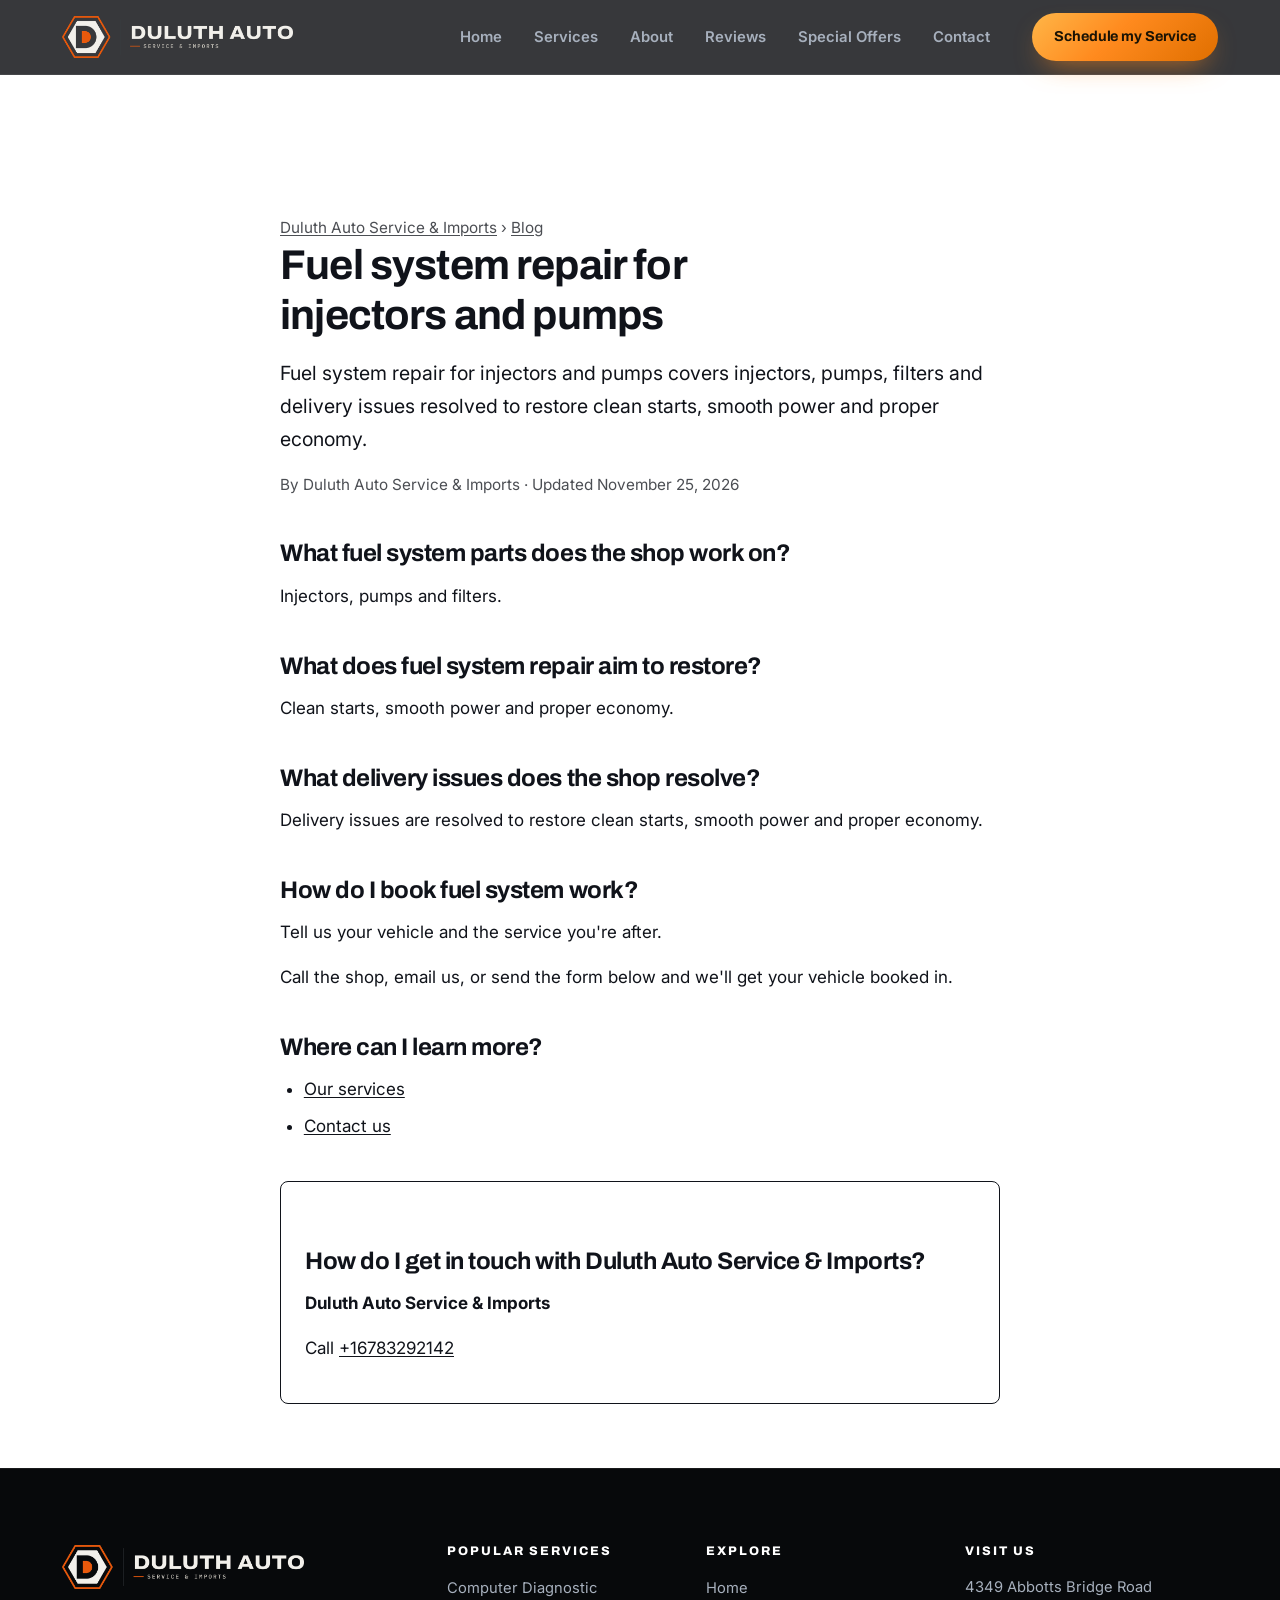
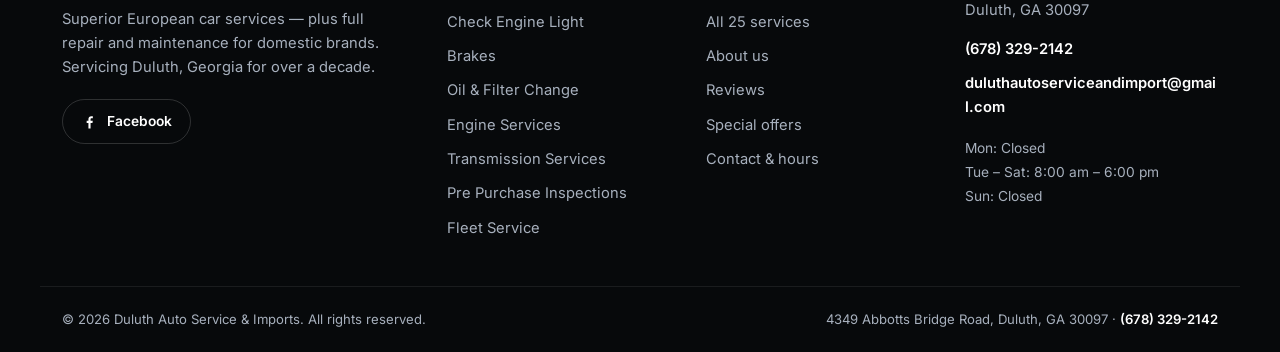
<file: blog/fuel-system-repair-for-injectors-and-pumps/index.html>
<!doctype html>
<html lang="en">
<head>
<meta charset="utf-8">
<meta name="viewport" content="width=device-width, initial-scale=1">
<meta name="theme-color" content="#0d0f12">
<link rel="icon" href="/favicon.svg" type="image/svg+xml">
<link rel="apple-touch-icon" href="/favicon.svg">
<link rel="preconnect" href="https://fonts.googleapis.com/">
<link rel="preconnect" href="https://fonts.gstatic.com/" crossorigin>
<link rel="stylesheet" href="https://fonts.googleapis.com/css2?family=Archivo:wght@500;600;700;800;900&amp;family=Inter:wght@400;500;600;700&amp;display=swap">
<link rel="stylesheet" href="/styles.css">
<script src="/script.js" defer></script>
<title>Fuel system repair for injectors and pumps | Duluth Auto Service &amp; Imports</title>
<meta name="description" content="Injectors, pumps, filters and delivery issues are resolved to restore clean starts, smooth power and proper economy. Tell us your vehicle and the service you&#39;re">
<link rel="canonical" href="https://www.myduluthshop.com/blog/fuel-system-repair-for-injectors-and-pumps/">
<meta property="og:type" content="article">
<meta property="og:title" content="Fuel system repair for injectors and pumps | Duluth Auto Service &amp; Imports">
<meta property="og:description" content="Injectors, pumps, filters and delivery issues are resolved to restore clean starts, smooth power and proper economy. Tell us your vehicle and the service you&#39;re">
<meta property="og:url" content="https://www.myduluthshop.com/blog/fuel-system-repair-for-injectors-and-pumps/">
<meta name="lv-blog-draft" content="1f4f974389e5be20ae312e51529de4a1">
<style>.lv-blog{box-sizing:border-box;max-width:760px;margin:0 auto;padding:clamp(96px,12vw,140px) 20px 64px;line-height:1.7;font-size:1.0625rem}.lv-blog h1{font-size:clamp(1.9rem,4vw,2.6rem);line-height:1.2;font-weight:700;margin:0 0 16px}.lv-blog h2{font-size:1.5rem;line-height:1.3;font-weight:700;margin:40px 0 12px}.lv-blog h3{font-size:1.15rem;line-height:1.4;font-weight:600;margin:24px 0 8px}.lv-blog p{margin:0 0 16px}.lv-blog ul{list-style:disc;padding-left:1.4em;margin:0 0 16px}.lv-blog li{margin:0 0 8px}.lv-blog a{color:inherit;text-decoration:underline;text-underline-offset:2px}.lv-blog__answer{font-size:1.15em}.lv-blog__meta,.lv-blog__crumbs{opacity:.75;font-size:.9em}.lv-blog__cta{margin-top:40px;padding:24px;border:1px solid currentColor;border-radius:8px}.lv-blog .lv-blog__list{list-style:none;padding:0}.lv-blog__list li{margin:0 0 28px}</style>
<script type="application/ld+json">{"@context":"https://schema.org","@graph":[{"@type":"BlogPosting","headline":"Fuel system repair for injectors and pumps","description":"Injectors, pumps, filters and delivery issues are resolved to restore clean starts, smooth power and proper economy. Tell us your vehicle and the service you're","url":"https://www.myduluthshop.com/blog/fuel-system-repair-for-injectors-and-pumps/","mainEntityOfPage":"https://www.myduluthshop.com/blog/fuel-system-repair-for-injectors-and-pumps/","datePublished":"2026-11-25","dateModified":"2026-11-25","author":{"@type":"LocalBusiness","@id":"https://www.myduluthshop.com/#business","name":"Duluth Auto Service \u0026 Imports","url":"https://www.myduluthshop.com/","telephone":"+16783292142"},"publisher":{"@id":"https://www.myduluthshop.com/#business"}},{"@type":"BreadcrumbList","itemListElement":[{"@type":"ListItem","position":1,"name":"Duluth Auto Service \u0026 Imports","item":"https://www.myduluthshop.com/"},{"@type":"ListItem","position":2,"name":"Blog","item":"https://www.myduluthshop.com/blog/"},{"@type":"ListItem","position":3,"name":"Fuel system repair for injectors and pumps","item":"https://www.myduluthshop.com/blog/fuel-system-repair-for-injectors-and-pumps/"}]}]}</script>
</head>
<body>
<header class="site-header" id="siteHeader">
  <div class="wrap site-header__inner">
    <a class="brand" href="/#top" aria-label="Duluth Auto Service and Imports home">
      <img class="brand__logo" src="/images/logo.png" width="231" height="42" alt="Duluth Auto Service and Imports logo">
      <span class="brand__text">
        <strong>Duluth Auto Service</strong>
        <em>&amp; Imports · Duluth, GA</em>
      </span>
    </a>

    <nav class="nav" id="primaryNav" aria-label="Primary">
      <ul class="nav__list">
        <li><a class="nav__link" href="/#top">Home</a></li>
        <li><a class="nav__link" href="/#services">Services</a></li>
        <li><a class="nav__link" href="/#about">About</a></li>
        <li><a class="nav__link" href="/#reviews">Reviews</a></li>
        <li><a class="nav__link" href="/#offers">Special Offers</a></li>
        <li><a class="nav__link" href="/#contact">Contact</a></li>
      </ul>
      <a class="btn btn--primary nav__cta" href="/#contact">Schedule my Service</a>
    </nav>

    <button class="navtoggle" id="navToggle" type="button" aria-expanded="false" aria-controls="primaryNav" aria-label="Open menu">
      <span></span><span></span><span></span>
    </button>
  </div>
</header>
<main id="main" class="lv-blog"><article>
<nav class="lv-blog__crumbs" aria-label="Breadcrumb"><a href="/">Duluth Auto Service &amp; Imports</a> › <a href="/blog/">Blog</a></nav>
<h1>Fuel system repair for injectors and pumps</h1>
<p class="lv-blog__answer">Fuel system repair for injectors and pumps covers injectors, pumps, filters and delivery issues resolved to restore clean starts, smooth power and proper economy.</p>
<p class="lv-blog__meta">By Duluth Auto Service &amp; Imports · Updated <time datetime="2026-11-25">November 25, 2026</time></p>
<h2>What fuel system parts does the shop work on?</h2>
<p>Injectors, pumps and filters.</p>
<h2>What does fuel system repair aim to restore?</h2>
<p>Clean starts, smooth power and proper economy.</p>
<h2>What delivery issues does the shop resolve?</h2>
<p>Delivery issues are resolved to restore clean starts, smooth power and proper economy.</p>
<h2>How do I book fuel system work?</h2>
<p>Tell us your vehicle and the service you&#39;re after.</p>
<p>Call the shop, email us, or send the form below and we&#39;ll get your vehicle booked in.</p>
<h2>Where can I learn more?</h2><ul>
<li><a href="/#services">Our services</a></li>
<li><a href="/#contactTitle">Contact us</a></li>
</ul>
<section class="lv-blog__cta"><h2>How do I get in touch with Duluth Auto Service &amp; Imports?</h2><p><strong>Duluth Auto Service &amp; Imports</strong></p><p>Call <a href="tel:+16783292142">+16783292142</a></p></section>
</article></main>
<footer class="site-footer">
  <div class="wrap footer__grid">
    <div class="footer__brand">
      <img class="footer__logo" src="/images/logo.png" width="242" height="44" loading="lazy" alt="Duluth Auto Service and Imports logo">
      <p>
        Superior European car services — plus full repair and maintenance for domestic brands.
        Servicing Duluth, Georgia for over a decade.
      </p>
      <a class="social" href="https://www.facebook.com/DuluthAuto" target="_blank" rel="noopener" aria-label="Duluth Auto Service and Imports on Facebook">
        <svg viewbox="0 0 24 24" aria-hidden="true"><path d="M13.5 22v-8h2.7l.4-3.1h-3.1V8.9c0-.9.3-1.5 1.6-1.5h1.6V4.6A22 22 0 0 0 14.5 4.5c-2.4 0-4 1.5-4 4.1v2.3H8v3.1h2.5v8h3z"/></svg>
        <span>Facebook</span>
      </a>
    </div>

    <nav class="footer__col" aria-label="Services">
      <h3>Popular services</h3>
      <ul>
        <li><a href="/#services">Computer Diagnostic</a></li>
        <li><a href="/#services">Check Engine Light</a></li>
        <li><a href="/#services">Brakes</a></li>
        <li><a href="/#services">Oil &amp; Filter Change</a></li>
        <li><a href="/#services">Engine Services</a></li>
        <li><a href="/#services">Transmission Services</a></li>
        <li><a href="/#services">Pre Purchase Inspections</a></li>
        <li><a href="/#services">Fleet Service</a></li>
      </ul>
    </nav>

    <nav class="footer__col" aria-label="Site">
      <h3>Explore</h3>
      <ul>
        <li><a href="/#top">Home</a></li>
        <li><a href="/#services">All 25 services</a></li>
        <li><a href="/#about">About us</a></li>
        <li><a href="/#reviews">Reviews</a></li>
        <li><a href="/#offers">Special offers</a></li>
        <li><a href="/#contact">Contact &amp; hours</a></li>
      </ul>
    </nav>

    <div class="footer__col">
      <h3>Visit us</h3>
      <address>
        4349 Abbotts Bridge Road<br>
        Duluth, GA 30097
      </address>
      <ul class="footer__contact">
        <li><a href="tel:+16783292142">(678) 329-2142</a></li>
        <li><a href="mailto:duluthautoserviceandimport@gmail.com">duluthautoserviceandimport@gmail.com</a></li>
      </ul>
      <p class="footer__hours">
        Mon: Closed<br>
        Tue – Sat: 8:00 am – 6:00 pm<br>
        Sun: Closed
      </p>
    </div>
  </div>

  <div class="wrap footer__bottom">
    <p>&copy; <span id="year">2026</span> Duluth Auto Service &amp; Imports. All rights reserved.</p>
    <p>4349 Abbotts Bridge Road, Duluth, GA 30097 · <a href="tel:+16783292142">(678) 329-2142</a></p>
  </div>
</footer>
</body>
</html>
</file>
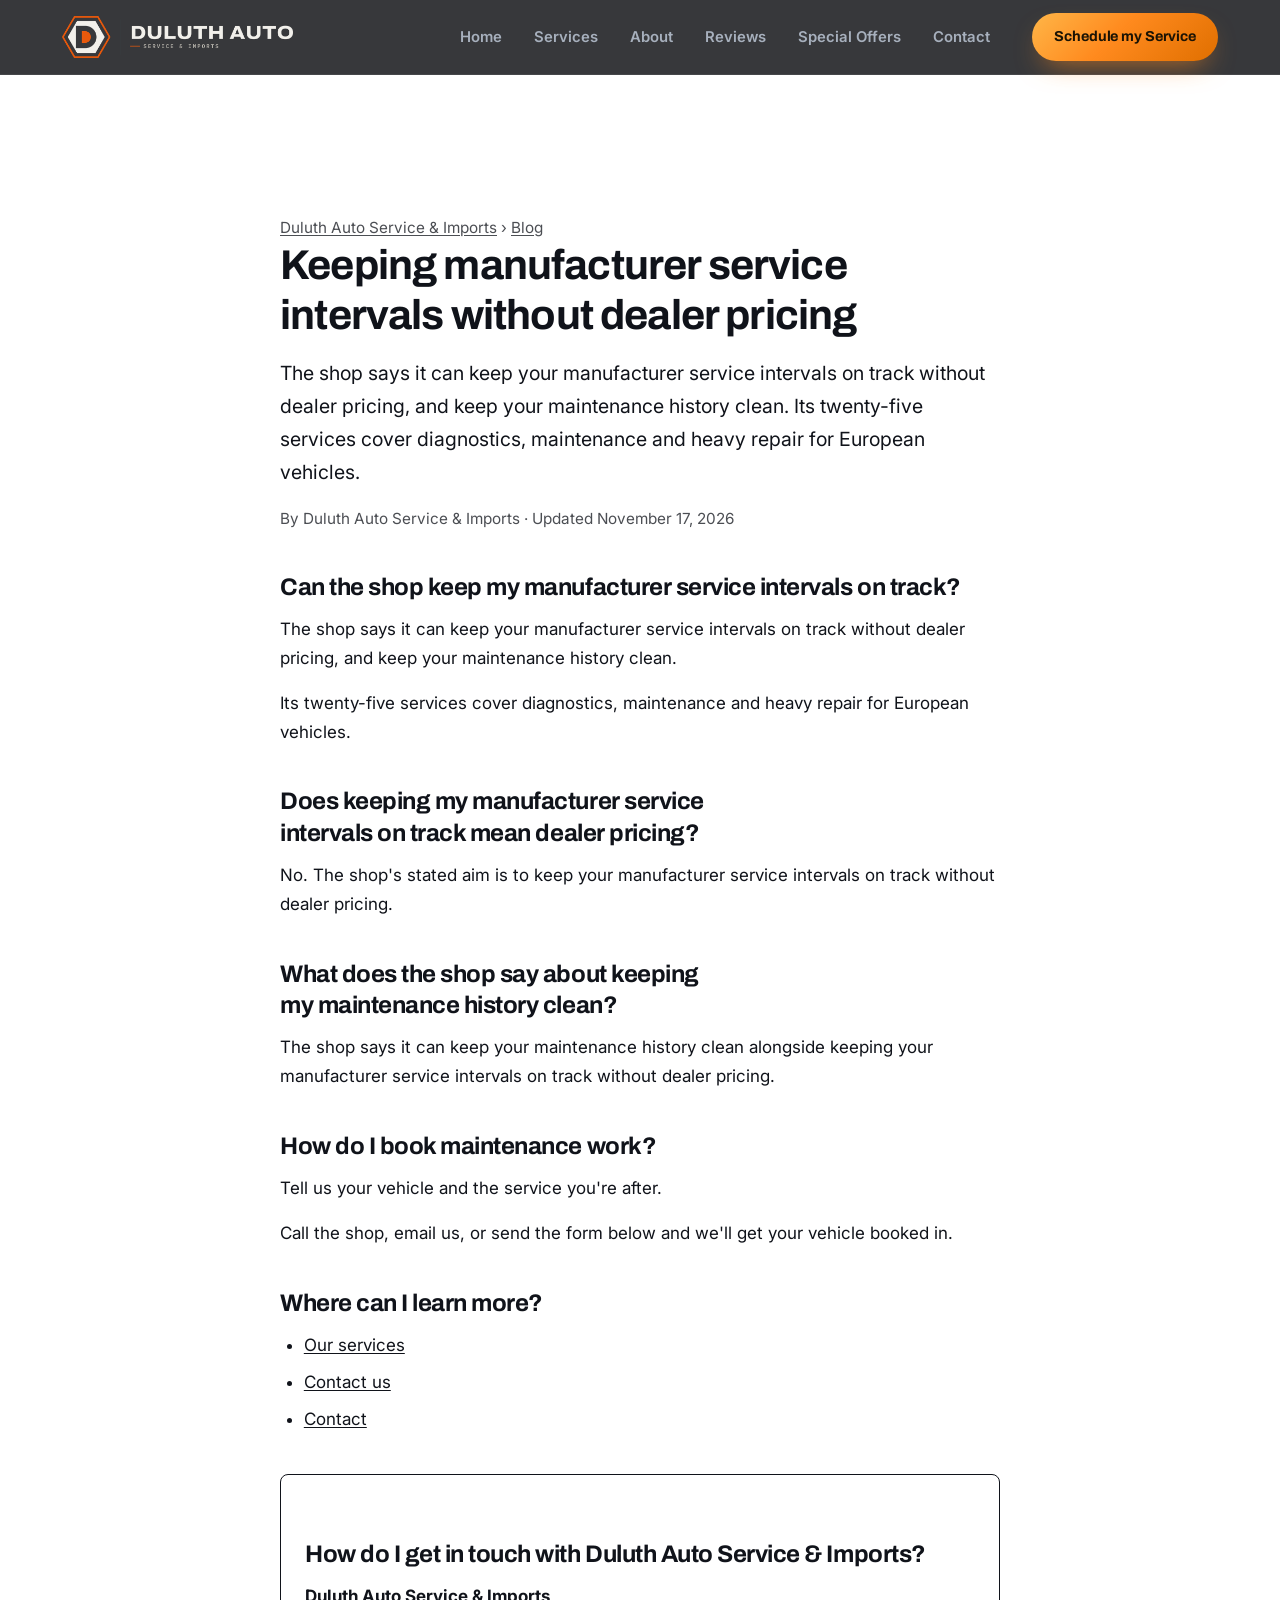
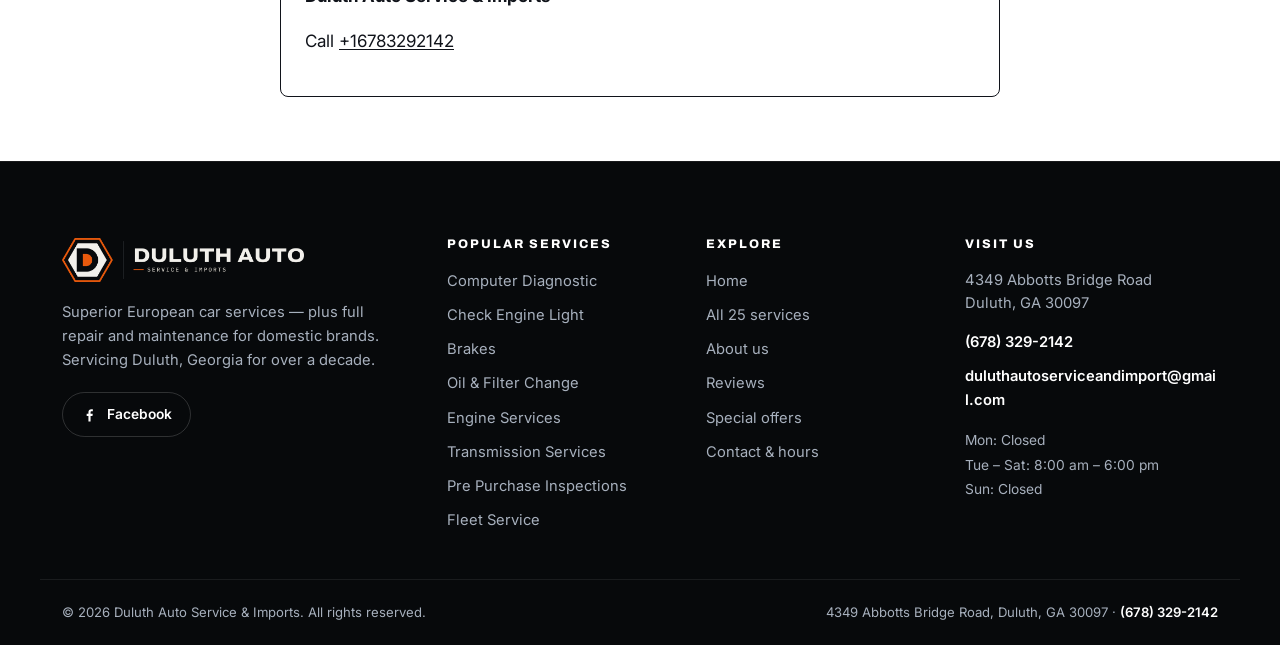
<file: blog/manufacturer-service-intervals-without-dealer-pricing/index.html>
<!doctype html>
<html lang="en">
<head>
<meta charset="utf-8">
<meta name="viewport" content="width=device-width, initial-scale=1">
<meta name="theme-color" content="#0d0f12">
<link rel="icon" href="/favicon.svg" type="image/svg+xml">
<link rel="apple-touch-icon" href="/favicon.svg">
<link rel="preconnect" href="https://fonts.googleapis.com/">
<link rel="preconnect" href="https://fonts.gstatic.com/" crossorigin>
<link rel="stylesheet" href="https://fonts.googleapis.com/css2?family=Archivo:wght@500;600;700;800;900&amp;family=Inter:wght@400;500;600;700&amp;display=swap">
<link rel="stylesheet" href="/styles.css">
<script src="/script.js" defer></script>
<title>Keeping manufacturer service intervals without dealer pricing | Duluth Auto Service &amp; Imports</title>
<meta name="description" content="The shop can keep your manufacturer service intervals on track without dealer pricing, and keep your maintenance history clean. Tell us your vehicle">
<link rel="canonical" href="https://www.myduluthshop.com/blog/manufacturer-service-intervals-without-dealer-pricing/">
<meta property="og:type" content="article">
<meta property="og:title" content="Keeping manufacturer service intervals without dealer pricing | Duluth Auto Service &amp; Imports">
<meta property="og:description" content="The shop can keep your manufacturer service intervals on track without dealer pricing, and keep your maintenance history clean. Tell us your vehicle">
<meta property="og:url" content="https://www.myduluthshop.com/blog/manufacturer-service-intervals-without-dealer-pricing/">
<meta name="lv-blog-draft" content="8c7ea821c5a50a7a712dd8369ae1e930">
<style>.lv-blog{box-sizing:border-box;max-width:760px;margin:0 auto;padding:clamp(96px,12vw,140px) 20px 64px;line-height:1.7;font-size:1.0625rem}.lv-blog h1{font-size:clamp(1.9rem,4vw,2.6rem);line-height:1.2;font-weight:700;margin:0 0 16px}.lv-blog h2{font-size:1.5rem;line-height:1.3;font-weight:700;margin:40px 0 12px}.lv-blog h3{font-size:1.15rem;line-height:1.4;font-weight:600;margin:24px 0 8px}.lv-blog p{margin:0 0 16px}.lv-blog ul{list-style:disc;padding-left:1.4em;margin:0 0 16px}.lv-blog li{margin:0 0 8px}.lv-blog a{color:inherit;text-decoration:underline;text-underline-offset:2px}.lv-blog__answer{font-size:1.15em}.lv-blog__meta,.lv-blog__crumbs{opacity:.75;font-size:.9em}.lv-blog__cta{margin-top:40px;padding:24px;border:1px solid currentColor;border-radius:8px}.lv-blog .lv-blog__list{list-style:none;padding:0}.lv-blog__list li{margin:0 0 28px}</style>
<script type="application/ld+json">{"@context":"https://schema.org","@graph":[{"@type":"BlogPosting","headline":"Keeping manufacturer service intervals without dealer pricing","description":"The shop can keep your manufacturer service intervals on track without dealer pricing, and keep your maintenance history clean. Tell us your vehicle","url":"https://www.myduluthshop.com/blog/manufacturer-service-intervals-without-dealer-pricing/","mainEntityOfPage":"https://www.myduluthshop.com/blog/manufacturer-service-intervals-without-dealer-pricing/","datePublished":"2026-11-17","dateModified":"2026-11-17","author":{"@type":"LocalBusiness","@id":"https://www.myduluthshop.com/#business","name":"Duluth Auto Service \u0026 Imports","url":"https://www.myduluthshop.com/","telephone":"+16783292142"},"publisher":{"@id":"https://www.myduluthshop.com/#business"}},{"@type":"BreadcrumbList","itemListElement":[{"@type":"ListItem","position":1,"name":"Duluth Auto Service \u0026 Imports","item":"https://www.myduluthshop.com/"},{"@type":"ListItem","position":2,"name":"Blog","item":"https://www.myduluthshop.com/blog/"},{"@type":"ListItem","position":3,"name":"Keeping manufacturer service intervals without dealer pricing","item":"https://www.myduluthshop.com/blog/manufacturer-service-intervals-without-dealer-pricing/"}]}]}</script>
</head>
<body>
<header class="site-header" id="siteHeader">
  <div class="wrap site-header__inner">
    <a class="brand" href="/#top" aria-label="Duluth Auto Service and Imports home">
      <img class="brand__logo" src="/images/logo.png" width="231" height="42" alt="Duluth Auto Service and Imports logo">
      <span class="brand__text">
        <strong>Duluth Auto Service</strong>
        <em>&amp; Imports · Duluth, GA</em>
      </span>
    </a>

    <nav class="nav" id="primaryNav" aria-label="Primary">
      <ul class="nav__list">
        <li><a class="nav__link" href="/#top">Home</a></li>
        <li><a class="nav__link" href="/#services">Services</a></li>
        <li><a class="nav__link" href="/#about">About</a></li>
        <li><a class="nav__link" href="/#reviews">Reviews</a></li>
        <li><a class="nav__link" href="/#offers">Special Offers</a></li>
        <li><a class="nav__link" href="/#contact">Contact</a></li>
      </ul>
      <a class="btn btn--primary nav__cta" href="/#contact">Schedule my Service</a>
    </nav>

    <button class="navtoggle" id="navToggle" type="button" aria-expanded="false" aria-controls="primaryNav" aria-label="Open menu">
      <span></span><span></span><span></span>
    </button>
  </div>
</header>
<main id="main" class="lv-blog"><article>
<nav class="lv-blog__crumbs" aria-label="Breadcrumb"><a href="/">Duluth Auto Service &amp; Imports</a> › <a href="/blog/">Blog</a></nav>
<h1>Keeping manufacturer service intervals without dealer pricing</h1>
<p class="lv-blog__answer">The shop says it can keep your manufacturer service intervals on track without dealer pricing, and keep your maintenance history clean. Its twenty-five services cover diagnostics, maintenance and heavy repair for European vehicles.</p>
<p class="lv-blog__meta">By Duluth Auto Service &amp; Imports · Updated <time datetime="2026-11-17">November 17, 2026</time></p>
<h2>Can the shop keep my manufacturer service intervals on track?</h2>
<p>The shop says it can keep your manufacturer service intervals on track without dealer pricing, and keep your maintenance history clean.</p>
<p>Its twenty-five services cover diagnostics, maintenance and heavy repair for European vehicles.</p>
<h2>Does keeping my manufacturer service intervals on track mean dealer pricing?</h2>
<p>No. The shop&#39;s stated aim is to keep your manufacturer service intervals on track without dealer pricing.</p>
<h2>What does the shop say about keeping my maintenance history clean?</h2>
<p>The shop says it can keep your maintenance history clean alongside keeping your manufacturer service intervals on track without dealer pricing.</p>
<h2>How do I book maintenance work?</h2>
<p>Tell us your vehicle and the service you&#39;re after.</p>
<p>Call the shop, email us, or send the form below and we&#39;ll get your vehicle booked in.</p>
<h2>Where can I learn more?</h2><ul>
<li><a href="/#services">Our services</a></li>
<li><a href="/#contactTitle">Contact us</a></li>
<li><a href="/#contact">Contact</a></li>
</ul>
<section class="lv-blog__cta"><h2>How do I get in touch with Duluth Auto Service &amp; Imports?</h2><p><strong>Duluth Auto Service &amp; Imports</strong></p><p>Call <a href="tel:+16783292142">+16783292142</a></p></section>
</article></main>
<footer class="site-footer">
  <div class="wrap footer__grid">
    <div class="footer__brand">
      <img class="footer__logo" src="/images/logo.png" width="242" height="44" loading="lazy" alt="Duluth Auto Service and Imports logo">
      <p>
        Superior European car services — plus full repair and maintenance for domestic brands.
        Servicing Duluth, Georgia for over a decade.
      </p>
      <a class="social" href="https://www.facebook.com/DuluthAuto" target="_blank" rel="noopener" aria-label="Duluth Auto Service and Imports on Facebook">
        <svg viewbox="0 0 24 24" aria-hidden="true"><path d="M13.5 22v-8h2.7l.4-3.1h-3.1V8.9c0-.9.3-1.5 1.6-1.5h1.6V4.6A22 22 0 0 0 14.5 4.5c-2.4 0-4 1.5-4 4.1v2.3H8v3.1h2.5v8h3z"/></svg>
        <span>Facebook</span>
      </a>
    </div>

    <nav class="footer__col" aria-label="Services">
      <h3>Popular services</h3>
      <ul>
        <li><a href="/#services">Computer Diagnostic</a></li>
        <li><a href="/#services">Check Engine Light</a></li>
        <li><a href="/#services">Brakes</a></li>
        <li><a href="/#services">Oil &amp; Filter Change</a></li>
        <li><a href="/#services">Engine Services</a></li>
        <li><a href="/#services">Transmission Services</a></li>
        <li><a href="/#services">Pre Purchase Inspections</a></li>
        <li><a href="/#services">Fleet Service</a></li>
      </ul>
    </nav>

    <nav class="footer__col" aria-label="Site">
      <h3>Explore</h3>
      <ul>
        <li><a href="/#top">Home</a></li>
        <li><a href="/#services">All 25 services</a></li>
        <li><a href="/#about">About us</a></li>
        <li><a href="/#reviews">Reviews</a></li>
        <li><a href="/#offers">Special offers</a></li>
        <li><a href="/#contact">Contact &amp; hours</a></li>
      </ul>
    </nav>

    <div class="footer__col">
      <h3>Visit us</h3>
      <address>
        4349 Abbotts Bridge Road<br>
        Duluth, GA 30097
      </address>
      <ul class="footer__contact">
        <li><a href="tel:+16783292142">(678) 329-2142</a></li>
        <li><a href="mailto:duluthautoserviceandimport@gmail.com">duluthautoserviceandimport@gmail.com</a></li>
      </ul>
      <p class="footer__hours">
        Mon: Closed<br>
        Tue – Sat: 8:00 am – 6:00 pm<br>
        Sun: Closed
      </p>
    </div>
  </div>

  <div class="wrap footer__bottom">
    <p>&copy; <span id="year">2026</span> Duluth Auto Service &amp; Imports. All rights reserved.</p>
    <p>4349 Abbotts Bridge Road, Duluth, GA 30097 · <a href="tel:+16783292142">(678) 329-2142</a></p>
  </div>
</footer>
</body>
</html>
</file>
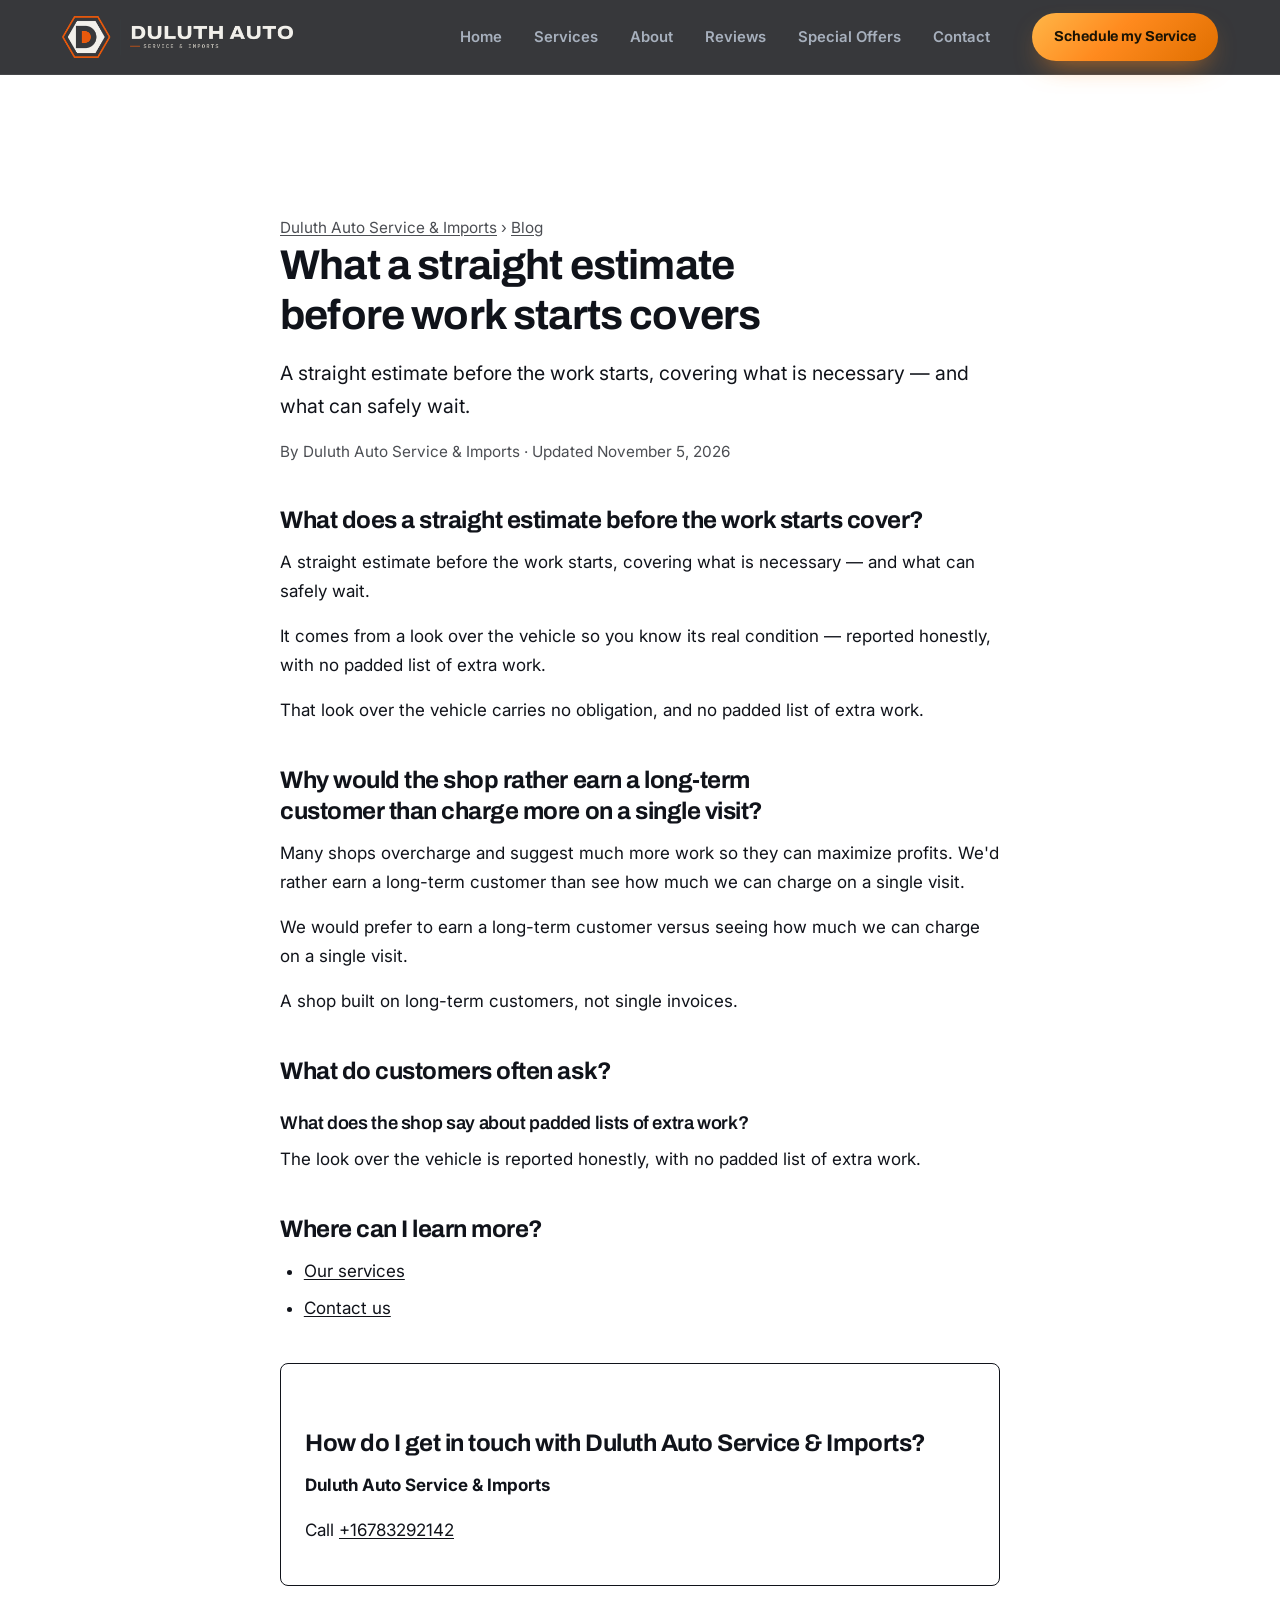
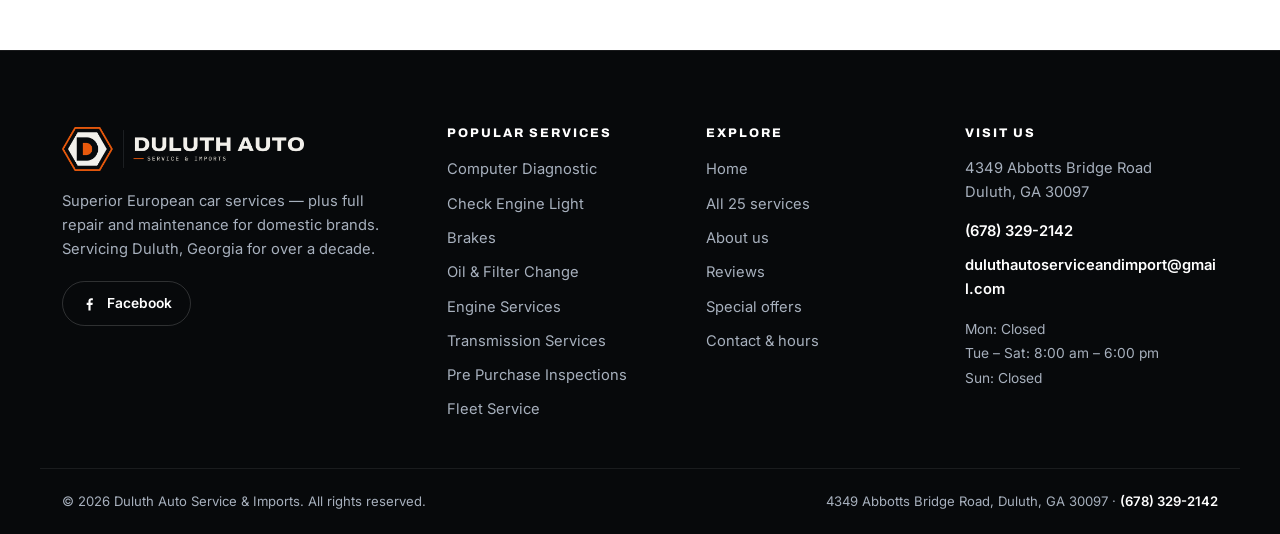
<file: blog/straight-estimate-before-work-starts/index.html>
<!doctype html>
<html lang="en">
<head>
<meta charset="utf-8">
<meta name="viewport" content="width=device-width, initial-scale=1">
<meta name="theme-color" content="#0d0f12">
<link rel="icon" href="/favicon.svg" type="image/svg+xml">
<link rel="apple-touch-icon" href="/favicon.svg">
<link rel="preconnect" href="https://fonts.googleapis.com/">
<link rel="preconnect" href="https://fonts.gstatic.com/" crossorigin>
<link rel="stylesheet" href="https://fonts.googleapis.com/css2?family=Archivo:wght@500;600;700;800;900&amp;family=Inter:wght@400;500;600;700&amp;display=swap">
<link rel="stylesheet" href="/styles.css">
<script src="/script.js" defer></script>
<title>What a straight estimate before work starts covers | Duluth Auto Service &amp; Imports</title>
<meta name="description" content="A straight estimate before the work starts covers what is necessary and what can safely wait, from a look over the vehicle reported honestly.">
<link rel="canonical" href="https://www.myduluthshop.com/blog/straight-estimate-before-work-starts/">
<meta property="og:type" content="article">
<meta property="og:title" content="What a straight estimate before work starts covers | Duluth Auto Service &amp; Imports">
<meta property="og:description" content="A straight estimate before the work starts covers what is necessary and what can safely wait, from a look over the vehicle reported honestly.">
<meta property="og:url" content="https://www.myduluthshop.com/blog/straight-estimate-before-work-starts/">
<meta name="lv-blog-draft" content="a4ad51ca472d5e1c9c80383e9c09f7f5">
<style>.lv-blog{box-sizing:border-box;max-width:760px;margin:0 auto;padding:clamp(96px,12vw,140px) 20px 64px;line-height:1.7;font-size:1.0625rem}.lv-blog h1{font-size:clamp(1.9rem,4vw,2.6rem);line-height:1.2;font-weight:700;margin:0 0 16px}.lv-blog h2{font-size:1.5rem;line-height:1.3;font-weight:700;margin:40px 0 12px}.lv-blog h3{font-size:1.15rem;line-height:1.4;font-weight:600;margin:24px 0 8px}.lv-blog p{margin:0 0 16px}.lv-blog ul{list-style:disc;padding-left:1.4em;margin:0 0 16px}.lv-blog li{margin:0 0 8px}.lv-blog a{color:inherit;text-decoration:underline;text-underline-offset:2px}.lv-blog__answer{font-size:1.15em}.lv-blog__meta,.lv-blog__crumbs{opacity:.75;font-size:.9em}.lv-blog__cta{margin-top:40px;padding:24px;border:1px solid currentColor;border-radius:8px}.lv-blog .lv-blog__list{list-style:none;padding:0}.lv-blog__list li{margin:0 0 28px}</style>
<script type="application/ld+json">{"@context":"https://schema.org","@graph":[{"@type":"BlogPosting","headline":"What a straight estimate before work starts covers","description":"A straight estimate before the work starts covers what is necessary and what can safely wait, from a look over the vehicle reported honestly.","url":"https://www.myduluthshop.com/blog/straight-estimate-before-work-starts/","mainEntityOfPage":"https://www.myduluthshop.com/blog/straight-estimate-before-work-starts/","datePublished":"2026-11-05","dateModified":"2026-11-05","author":{"@type":"LocalBusiness","@id":"https://www.myduluthshop.com/#business","name":"Duluth Auto Service \u0026 Imports","url":"https://www.myduluthshop.com/","telephone":"+16783292142"},"publisher":{"@id":"https://www.myduluthshop.com/#business"}},{"@type":"BreadcrumbList","itemListElement":[{"@type":"ListItem","position":1,"name":"Duluth Auto Service \u0026 Imports","item":"https://www.myduluthshop.com/"},{"@type":"ListItem","position":2,"name":"Blog","item":"https://www.myduluthshop.com/blog/"},{"@type":"ListItem","position":3,"name":"What a straight estimate before work starts covers","item":"https://www.myduluthshop.com/blog/straight-estimate-before-work-starts/"}]},{"@type":"FAQPage","mainEntity":[{"@type":"Question","name":"What does the shop say about padded lists of extra work?","acceptedAnswer":{"@type":"Answer","text":"The look over the vehicle is reported honestly, with no padded list of extra work."}}]}]}</script>
</head>
<body>
<header class="site-header" id="siteHeader">
  <div class="wrap site-header__inner">
    <a class="brand" href="/#top" aria-label="Duluth Auto Service and Imports home">
      <img class="brand__logo" src="/images/logo.png" width="231" height="42" alt="Duluth Auto Service and Imports logo">
      <span class="brand__text">
        <strong>Duluth Auto Service</strong>
        <em>&amp; Imports · Duluth, GA</em>
      </span>
    </a>

    <nav class="nav" id="primaryNav" aria-label="Primary">
      <ul class="nav__list">
        <li><a class="nav__link" href="/#top">Home</a></li>
        <li><a class="nav__link" href="/#services">Services</a></li>
        <li><a class="nav__link" href="/#about">About</a></li>
        <li><a class="nav__link" href="/#reviews">Reviews</a></li>
        <li><a class="nav__link" href="/#offers">Special Offers</a></li>
        <li><a class="nav__link" href="/#contact">Contact</a></li>
      </ul>
      <a class="btn btn--primary nav__cta" href="/#contact">Schedule my Service</a>
    </nav>

    <button class="navtoggle" id="navToggle" type="button" aria-expanded="false" aria-controls="primaryNav" aria-label="Open menu">
      <span></span><span></span><span></span>
    </button>
  </div>
</header>
<main id="main" class="lv-blog"><article>
<nav class="lv-blog__crumbs" aria-label="Breadcrumb"><a href="/">Duluth Auto Service &amp; Imports</a> › <a href="/blog/">Blog</a></nav>
<h1>What a straight estimate before work starts covers</h1>
<p class="lv-blog__answer">A straight estimate before the work starts, covering what is necessary — and what can safely wait.</p>
<p class="lv-blog__meta">By Duluth Auto Service &amp; Imports · Updated <time datetime="2026-11-05">November 5, 2026</time></p>
<h2>What does a straight estimate before the work starts cover?</h2>
<p>A straight estimate before the work starts, covering what is necessary — and what can safely wait.</p>
<p>It comes from a look over the vehicle so you know its real condition — reported honestly, with no padded list of extra work.</p>
<p>That look over the vehicle carries no obligation, and no padded list of extra work.</p>
<h2>Why would the shop rather earn a long-term customer than charge more on a single visit?</h2>
<p>Many shops overcharge and suggest much more work so they can maximize profits. We&#39;d rather earn a long-term customer than see how much we can charge on a single visit.</p>
<p>We would prefer to earn a long-term customer versus seeing how much we can charge on a single visit.</p>
<p>A shop built on long-term customers, not single invoices.</p>
<section class="lv-blog__faq"><h2>What do customers often ask?</h2>
<h3>What does the shop say about padded lists of extra work?</h3>
<p>The look over the vehicle is reported honestly, with no padded list of extra work.</p>
</section>
<h2>Where can I learn more?</h2><ul>
<li><a href="/#services">Our services</a></li>
<li><a href="/#contactTitle">Contact us</a></li>
</ul>
<section class="lv-blog__cta"><h2>How do I get in touch with Duluth Auto Service &amp; Imports?</h2><p><strong>Duluth Auto Service &amp; Imports</strong></p><p>Call <a href="tel:+16783292142">+16783292142</a></p></section>
</article></main>
<footer class="site-footer">
  <div class="wrap footer__grid">
    <div class="footer__brand">
      <img class="footer__logo" src="/images/logo.png" width="242" height="44" loading="lazy" alt="Duluth Auto Service and Imports logo">
      <p>
        Superior European car services — plus full repair and maintenance for domestic brands.
        Servicing Duluth, Georgia for over a decade.
      </p>
      <a class="social" href="https://www.facebook.com/DuluthAuto" target="_blank" rel="noopener" aria-label="Duluth Auto Service and Imports on Facebook">
        <svg viewbox="0 0 24 24" aria-hidden="true"><path d="M13.5 22v-8h2.7l.4-3.1h-3.1V8.9c0-.9.3-1.5 1.6-1.5h1.6V4.6A22 22 0 0 0 14.5 4.5c-2.4 0-4 1.5-4 4.1v2.3H8v3.1h2.5v8h3z"/></svg>
        <span>Facebook</span>
      </a>
    </div>

    <nav class="footer__col" aria-label="Services">
      <h3>Popular services</h3>
      <ul>
        <li><a href="/#services">Computer Diagnostic</a></li>
        <li><a href="/#services">Check Engine Light</a></li>
        <li><a href="/#services">Brakes</a></li>
        <li><a href="/#services">Oil &amp; Filter Change</a></li>
        <li><a href="/#services">Engine Services</a></li>
        <li><a href="/#services">Transmission Services</a></li>
        <li><a href="/#services">Pre Purchase Inspections</a></li>
        <li><a href="/#services">Fleet Service</a></li>
      </ul>
    </nav>

    <nav class="footer__col" aria-label="Site">
      <h3>Explore</h3>
      <ul>
        <li><a href="/#top">Home</a></li>
        <li><a href="/#services">All 25 services</a></li>
        <li><a href="/#about">About us</a></li>
        <li><a href="/#reviews">Reviews</a></li>
        <li><a href="/#offers">Special offers</a></li>
        <li><a href="/#contact">Contact &amp; hours</a></li>
      </ul>
    </nav>

    <div class="footer__col">
      <h3>Visit us</h3>
      <address>
        4349 Abbotts Bridge Road<br>
        Duluth, GA 30097
      </address>
      <ul class="footer__contact">
        <li><a href="tel:+16783292142">(678) 329-2142</a></li>
        <li><a href="mailto:duluthautoserviceandimport@gmail.com">duluthautoserviceandimport@gmail.com</a></li>
      </ul>
      <p class="footer__hours">
        Mon: Closed<br>
        Tue – Sat: 8:00 am – 6:00 pm<br>
        Sun: Closed
      </p>
    </div>
  </div>

  <div class="wrap footer__bottom">
    <p>&copy; <span id="year">2026</span> Duluth Auto Service &amp; Imports. All rights reserved.</p>
    <p>4349 Abbotts Bridge Road, Duluth, GA 30097 · <a href="tel:+16783292142">(678) 329-2142</a></p>
  </div>
</footer>
</body>
</html>
</file>
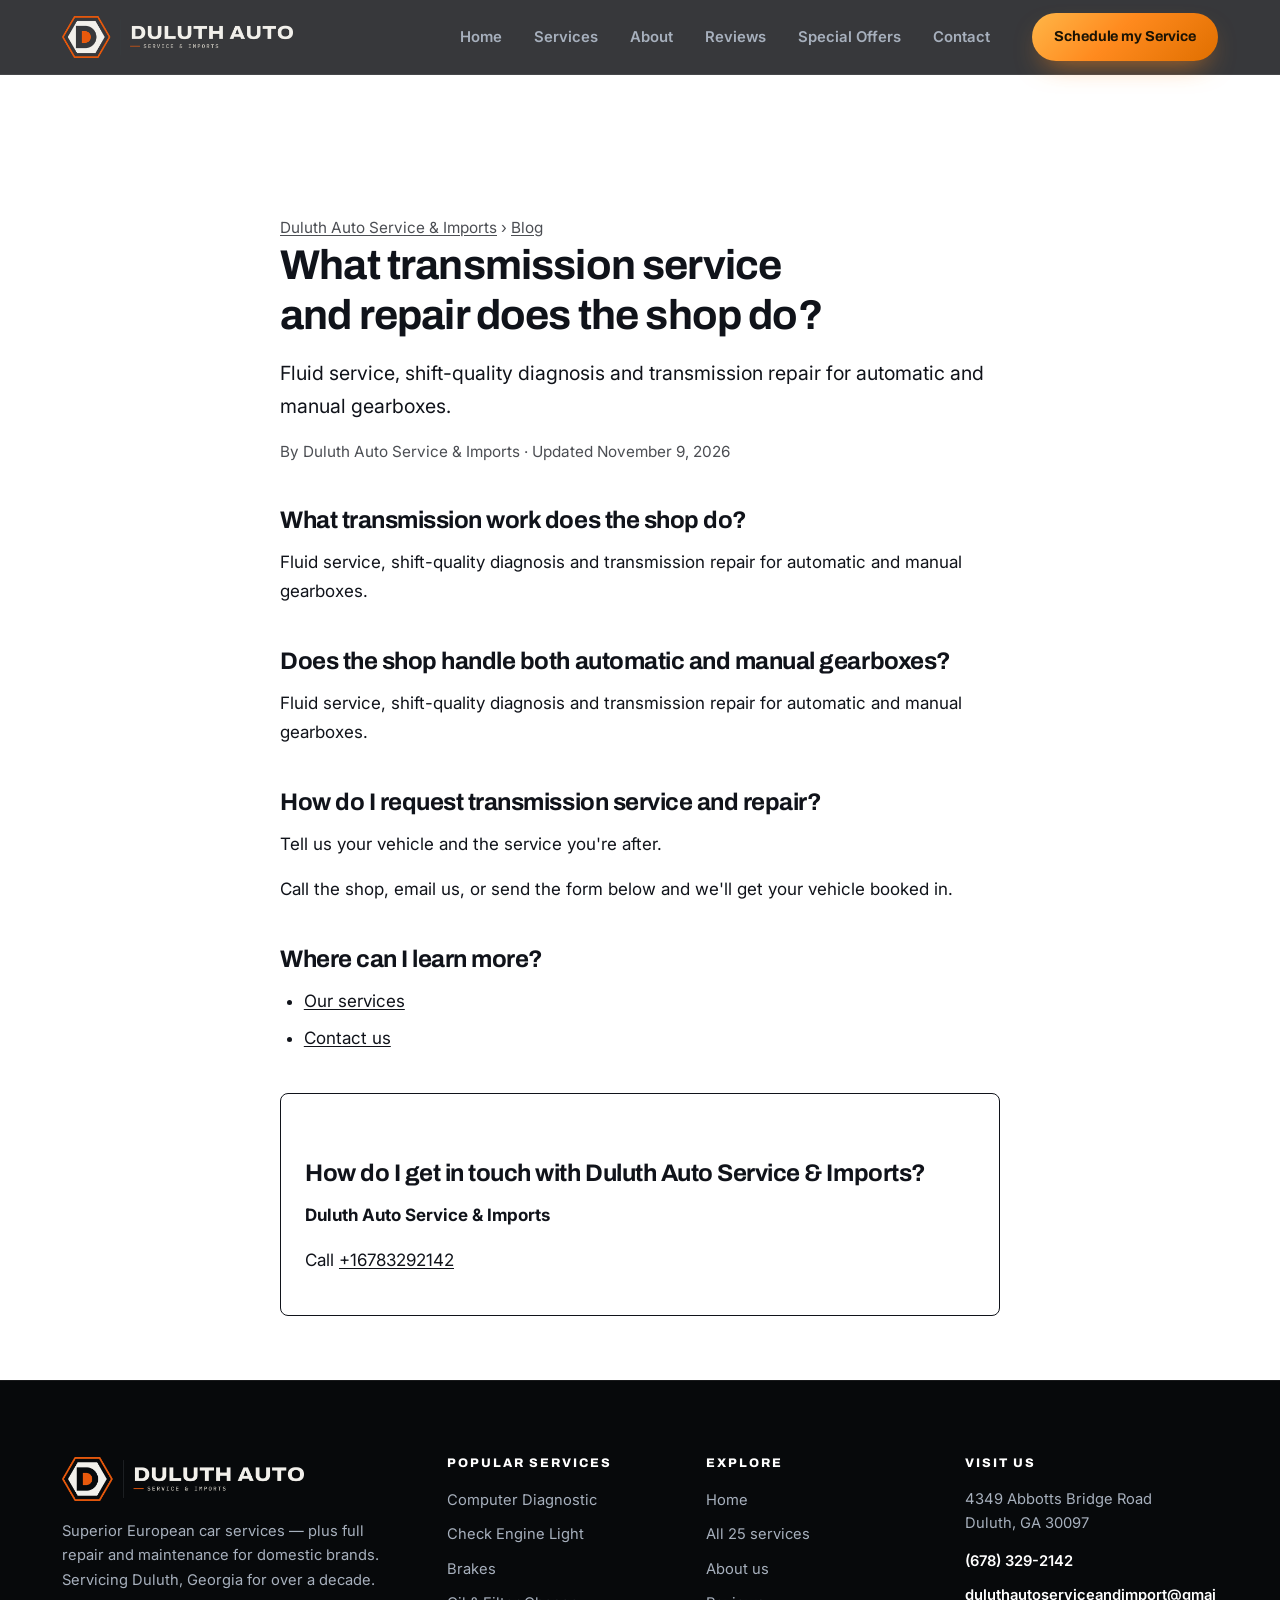
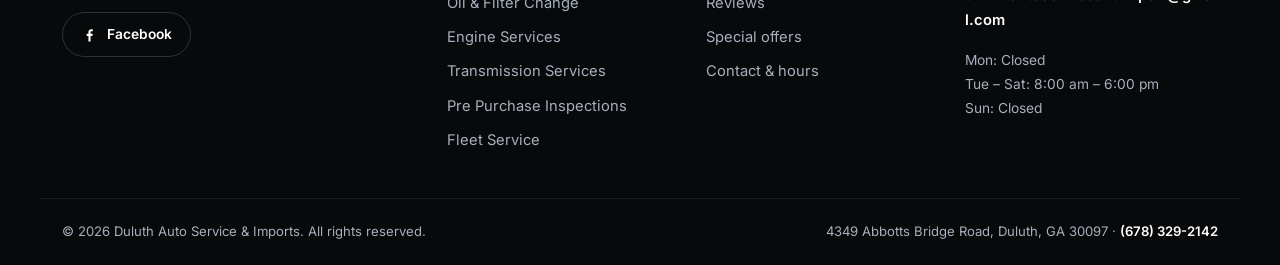
<file: blog/transmission-service-and-repair/index.html>
<!doctype html>
<html lang="en">
<head>
<meta charset="utf-8">
<meta name="viewport" content="width=device-width, initial-scale=1">
<meta name="theme-color" content="#0d0f12">
<link rel="icon" href="/favicon.svg" type="image/svg+xml">
<link rel="apple-touch-icon" href="/favicon.svg">
<link rel="preconnect" href="https://fonts.googleapis.com/">
<link rel="preconnect" href="https://fonts.gstatic.com/" crossorigin>
<link rel="stylesheet" href="https://fonts.googleapis.com/css2?family=Archivo:wght@500;600;700;800;900&amp;family=Inter:wght@400;500;600;700&amp;display=swap">
<link rel="stylesheet" href="/styles.css">
<script src="/script.js" defer></script>
<title>What transmission service and repair does the shop do? | Duluth Auto Service &amp; Imports</title>
<meta name="description" content="Fluid service, shift-quality diagnosis and transmission repair for automatic and manual gearboxes. Tell us your vehicle and the service you&#39;re after.">
<link rel="canonical" href="https://www.myduluthshop.com/blog/transmission-service-and-repair/">
<meta property="og:type" content="article">
<meta property="og:title" content="What transmission service and repair does the shop do? | Duluth Auto Service &amp; Imports">
<meta property="og:description" content="Fluid service, shift-quality diagnosis and transmission repair for automatic and manual gearboxes. Tell us your vehicle and the service you&#39;re after.">
<meta property="og:url" content="https://www.myduluthshop.com/blog/transmission-service-and-repair/">
<meta name="lv-blog-draft" content="52a95191b77255ccf6e7265511b969a4">
<style>.lv-blog{box-sizing:border-box;max-width:760px;margin:0 auto;padding:clamp(96px,12vw,140px) 20px 64px;line-height:1.7;font-size:1.0625rem}.lv-blog h1{font-size:clamp(1.9rem,4vw,2.6rem);line-height:1.2;font-weight:700;margin:0 0 16px}.lv-blog h2{font-size:1.5rem;line-height:1.3;font-weight:700;margin:40px 0 12px}.lv-blog h3{font-size:1.15rem;line-height:1.4;font-weight:600;margin:24px 0 8px}.lv-blog p{margin:0 0 16px}.lv-blog ul{list-style:disc;padding-left:1.4em;margin:0 0 16px}.lv-blog li{margin:0 0 8px}.lv-blog a{color:inherit;text-decoration:underline;text-underline-offset:2px}.lv-blog__answer{font-size:1.15em}.lv-blog__meta,.lv-blog__crumbs{opacity:.75;font-size:.9em}.lv-blog__cta{margin-top:40px;padding:24px;border:1px solid currentColor;border-radius:8px}.lv-blog .lv-blog__list{list-style:none;padding:0}.lv-blog__list li{margin:0 0 28px}</style>
<script type="application/ld+json">{"@context":"https://schema.org","@graph":[{"@type":"BlogPosting","headline":"What transmission service and repair does the shop do?","description":"Fluid service, shift-quality diagnosis and transmission repair for automatic and manual gearboxes. Tell us your vehicle and the service you're after.","url":"https://www.myduluthshop.com/blog/transmission-service-and-repair/","mainEntityOfPage":"https://www.myduluthshop.com/blog/transmission-service-and-repair/","datePublished":"2026-11-09","dateModified":"2026-11-09","author":{"@type":"LocalBusiness","@id":"https://www.myduluthshop.com/#business","name":"Duluth Auto Service \u0026 Imports","url":"https://www.myduluthshop.com/","telephone":"+16783292142"},"publisher":{"@id":"https://www.myduluthshop.com/#business"}},{"@type":"BreadcrumbList","itemListElement":[{"@type":"ListItem","position":1,"name":"Duluth Auto Service \u0026 Imports","item":"https://www.myduluthshop.com/"},{"@type":"ListItem","position":2,"name":"Blog","item":"https://www.myduluthshop.com/blog/"},{"@type":"ListItem","position":3,"name":"What transmission service and repair does the shop do?","item":"https://www.myduluthshop.com/blog/transmission-service-and-repair/"}]}]}</script>
</head>
<body>
<header class="site-header" id="siteHeader">
  <div class="wrap site-header__inner">
    <a class="brand" href="/#top" aria-label="Duluth Auto Service and Imports home">
      <img class="brand__logo" src="/images/logo.png" width="231" height="42" alt="Duluth Auto Service and Imports logo">
      <span class="brand__text">
        <strong>Duluth Auto Service</strong>
        <em>&amp; Imports · Duluth, GA</em>
      </span>
    </a>

    <nav class="nav" id="primaryNav" aria-label="Primary">
      <ul class="nav__list">
        <li><a class="nav__link" href="/#top">Home</a></li>
        <li><a class="nav__link" href="/#services">Services</a></li>
        <li><a class="nav__link" href="/#about">About</a></li>
        <li><a class="nav__link" href="/#reviews">Reviews</a></li>
        <li><a class="nav__link" href="/#offers">Special Offers</a></li>
        <li><a class="nav__link" href="/#contact">Contact</a></li>
      </ul>
      <a class="btn btn--primary nav__cta" href="/#contact">Schedule my Service</a>
    </nav>

    <button class="navtoggle" id="navToggle" type="button" aria-expanded="false" aria-controls="primaryNav" aria-label="Open menu">
      <span></span><span></span><span></span>
    </button>
  </div>
</header>
<main id="main" class="lv-blog"><article>
<nav class="lv-blog__crumbs" aria-label="Breadcrumb"><a href="/">Duluth Auto Service &amp; Imports</a> › <a href="/blog/">Blog</a></nav>
<h1>What transmission service and repair does the shop do?</h1>
<p class="lv-blog__answer">Fluid service, shift-quality diagnosis and transmission repair for automatic and manual gearboxes.</p>
<p class="lv-blog__meta">By Duluth Auto Service &amp; Imports · Updated <time datetime="2026-11-09">November 9, 2026</time></p>
<h2>What transmission work does the shop do?</h2>
<p>Fluid service, shift-quality diagnosis and transmission repair for automatic and manual gearboxes.</p>
<h2>Does the shop handle both automatic and manual gearboxes?</h2>
<p>Fluid service, shift-quality diagnosis and transmission repair for automatic and manual gearboxes.</p>
<h2>How do I request transmission service and repair?</h2>
<p>Tell us your vehicle and the service you&#39;re after.</p>
<p>Call the shop, email us, or send the form below and we&#39;ll get your vehicle booked in.</p>
<h2>Where can I learn more?</h2><ul>
<li><a href="/#services">Our services</a></li>
<li><a href="/#contactTitle">Contact us</a></li>
</ul>
<section class="lv-blog__cta"><h2>How do I get in touch with Duluth Auto Service &amp; Imports?</h2><p><strong>Duluth Auto Service &amp; Imports</strong></p><p>Call <a href="tel:+16783292142">+16783292142</a></p></section>
</article></main>
<footer class="site-footer">
  <div class="wrap footer__grid">
    <div class="footer__brand">
      <img class="footer__logo" src="/images/logo.png" width="242" height="44" loading="lazy" alt="Duluth Auto Service and Imports logo">
      <p>
        Superior European car services — plus full repair and maintenance for domestic brands.
        Servicing Duluth, Georgia for over a decade.
      </p>
      <a class="social" href="https://www.facebook.com/DuluthAuto" target="_blank" rel="noopener" aria-label="Duluth Auto Service and Imports on Facebook">
        <svg viewbox="0 0 24 24" aria-hidden="true"><path d="M13.5 22v-8h2.7l.4-3.1h-3.1V8.9c0-.9.3-1.5 1.6-1.5h1.6V4.6A22 22 0 0 0 14.5 4.5c-2.4 0-4 1.5-4 4.1v2.3H8v3.1h2.5v8h3z"/></svg>
        <span>Facebook</span>
      </a>
    </div>

    <nav class="footer__col" aria-label="Services">
      <h3>Popular services</h3>
      <ul>
        <li><a href="/#services">Computer Diagnostic</a></li>
        <li><a href="/#services">Check Engine Light</a></li>
        <li><a href="/#services">Brakes</a></li>
        <li><a href="/#services">Oil &amp; Filter Change</a></li>
        <li><a href="/#services">Engine Services</a></li>
        <li><a href="/#services">Transmission Services</a></li>
        <li><a href="/#services">Pre Purchase Inspections</a></li>
        <li><a href="/#services">Fleet Service</a></li>
      </ul>
    </nav>

    <nav class="footer__col" aria-label="Site">
      <h3>Explore</h3>
      <ul>
        <li><a href="/#top">Home</a></li>
        <li><a href="/#services">All 25 services</a></li>
        <li><a href="/#about">About us</a></li>
        <li><a href="/#reviews">Reviews</a></li>
        <li><a href="/#offers">Special offers</a></li>
        <li><a href="/#contact">Contact &amp; hours</a></li>
      </ul>
    </nav>

    <div class="footer__col">
      <h3>Visit us</h3>
      <address>
        4349 Abbotts Bridge Road<br>
        Duluth, GA 30097
      </address>
      <ul class="footer__contact">
        <li><a href="tel:+16783292142">(678) 329-2142</a></li>
        <li><a href="mailto:duluthautoserviceandimport@gmail.com">duluthautoserviceandimport@gmail.com</a></li>
      </ul>
      <p class="footer__hours">
        Mon: Closed<br>
        Tue – Sat: 8:00 am – 6:00 pm<br>
        Sun: Closed
      </p>
    </div>
  </div>

  <div class="wrap footer__bottom">
    <p>&copy; <span id="year">2026</span> Duluth Auto Service &amp; Imports. All rights reserved.</p>
    <p>4349 Abbotts Bridge Road, Duluth, GA 30097 · <a href="tel:+16783292142">(678) 329-2142</a></p>
  </div>
</footer>
</body>
</html>
</file>
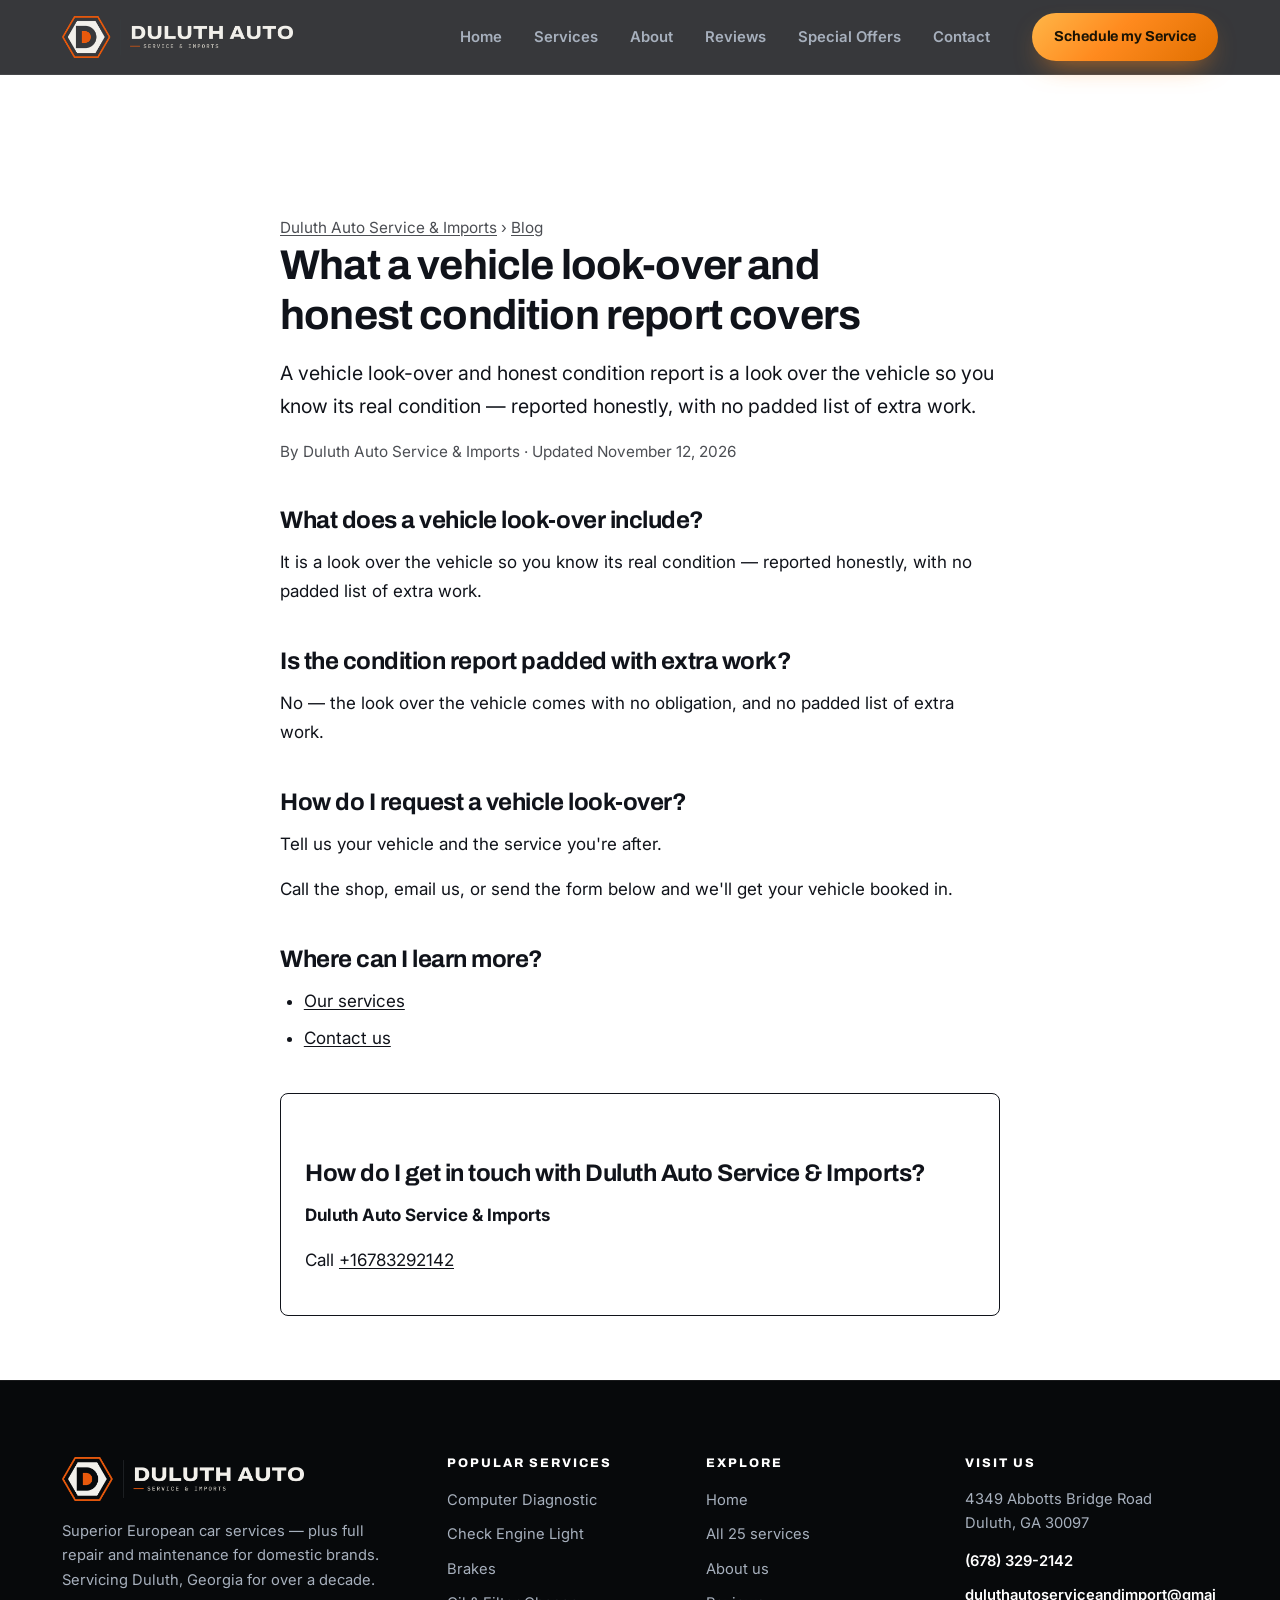
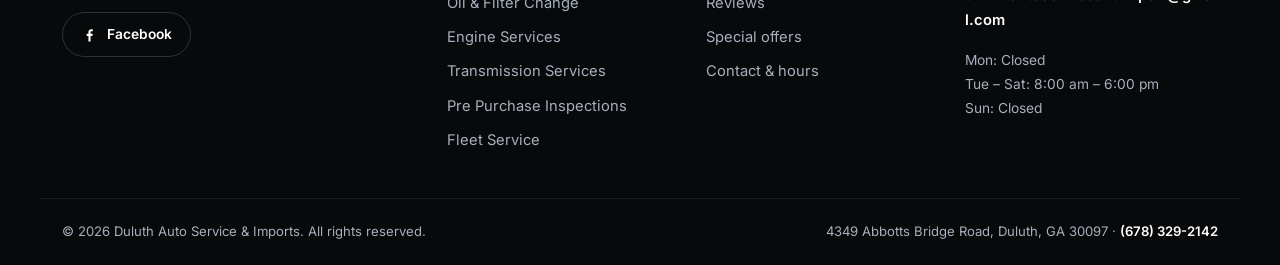
<file: blog/vehicle-look-over-and-honest-condition-report/index.html>
<!doctype html>
<html lang="en">
<head>
<meta charset="utf-8">
<meta name="viewport" content="width=device-width, initial-scale=1">
<meta name="theme-color" content="#0d0f12">
<link rel="icon" href="/favicon.svg" type="image/svg+xml">
<link rel="apple-touch-icon" href="/favicon.svg">
<link rel="preconnect" href="https://fonts.googleapis.com/">
<link rel="preconnect" href="https://fonts.gstatic.com/" crossorigin>
<link rel="stylesheet" href="https://fonts.googleapis.com/css2?family=Archivo:wght@500;600;700;800;900&amp;family=Inter:wght@400;500;600;700&amp;display=swap">
<link rel="stylesheet" href="/styles.css">
<script src="/script.js" defer></script>
<title>What a vehicle look-over and honest condition report covers | Duluth Auto Service &amp; Imports</title>
<meta name="description" content="A look over the vehicle so you know its real condition — reported honestly, with no padded list of extra work. Tell us your vehicle and the service you&#39;re">
<link rel="canonical" href="https://www.myduluthshop.com/blog/vehicle-look-over-and-honest-condition-report/">
<meta property="og:type" content="article">
<meta property="og:title" content="What a vehicle look-over and honest condition report covers | Duluth Auto Service &amp; Imports">
<meta property="og:description" content="A look over the vehicle so you know its real condition — reported honestly, with no padded list of extra work. Tell us your vehicle and the service you&#39;re">
<meta property="og:url" content="https://www.myduluthshop.com/blog/vehicle-look-over-and-honest-condition-report/">
<meta name="lv-blog-draft" content="816b96c57800a869f0252d6a5d8b135c">
<style>.lv-blog{box-sizing:border-box;max-width:760px;margin:0 auto;padding:clamp(96px,12vw,140px) 20px 64px;line-height:1.7;font-size:1.0625rem}.lv-blog h1{font-size:clamp(1.9rem,4vw,2.6rem);line-height:1.2;font-weight:700;margin:0 0 16px}.lv-blog h2{font-size:1.5rem;line-height:1.3;font-weight:700;margin:40px 0 12px}.lv-blog h3{font-size:1.15rem;line-height:1.4;font-weight:600;margin:24px 0 8px}.lv-blog p{margin:0 0 16px}.lv-blog ul{list-style:disc;padding-left:1.4em;margin:0 0 16px}.lv-blog li{margin:0 0 8px}.lv-blog a{color:inherit;text-decoration:underline;text-underline-offset:2px}.lv-blog__answer{font-size:1.15em}.lv-blog__meta,.lv-blog__crumbs{opacity:.75;font-size:.9em}.lv-blog__cta{margin-top:40px;padding:24px;border:1px solid currentColor;border-radius:8px}.lv-blog .lv-blog__list{list-style:none;padding:0}.lv-blog__list li{margin:0 0 28px}</style>
<script type="application/ld+json">{"@context":"https://schema.org","@graph":[{"@type":"BlogPosting","headline":"What a vehicle look-over and honest condition report covers","description":"A look over the vehicle so you know its real condition — reported honestly, with no padded list of extra work. Tell us your vehicle and the service you're","url":"https://www.myduluthshop.com/blog/vehicle-look-over-and-honest-condition-report/","mainEntityOfPage":"https://www.myduluthshop.com/blog/vehicle-look-over-and-honest-condition-report/","datePublished":"2026-11-12","dateModified":"2026-11-12","author":{"@type":"LocalBusiness","@id":"https://www.myduluthshop.com/#business","name":"Duluth Auto Service \u0026 Imports","url":"https://www.myduluthshop.com/","telephone":"+16783292142"},"publisher":{"@id":"https://www.myduluthshop.com/#business"}},{"@type":"BreadcrumbList","itemListElement":[{"@type":"ListItem","position":1,"name":"Duluth Auto Service \u0026 Imports","item":"https://www.myduluthshop.com/"},{"@type":"ListItem","position":2,"name":"Blog","item":"https://www.myduluthshop.com/blog/"},{"@type":"ListItem","position":3,"name":"What a vehicle look-over and honest condition report covers","item":"https://www.myduluthshop.com/blog/vehicle-look-over-and-honest-condition-report/"}]}]}</script>
</head>
<body>
<header class="site-header" id="siteHeader">
  <div class="wrap site-header__inner">
    <a class="brand" href="/#top" aria-label="Duluth Auto Service and Imports home">
      <img class="brand__logo" src="/images/logo.png" width="231" height="42" alt="Duluth Auto Service and Imports logo">
      <span class="brand__text">
        <strong>Duluth Auto Service</strong>
        <em>&amp; Imports · Duluth, GA</em>
      </span>
    </a>

    <nav class="nav" id="primaryNav" aria-label="Primary">
      <ul class="nav__list">
        <li><a class="nav__link" href="/#top">Home</a></li>
        <li><a class="nav__link" href="/#services">Services</a></li>
        <li><a class="nav__link" href="/#about">About</a></li>
        <li><a class="nav__link" href="/#reviews">Reviews</a></li>
        <li><a class="nav__link" href="/#offers">Special Offers</a></li>
        <li><a class="nav__link" href="/#contact">Contact</a></li>
      </ul>
      <a class="btn btn--primary nav__cta" href="/#contact">Schedule my Service</a>
    </nav>

    <button class="navtoggle" id="navToggle" type="button" aria-expanded="false" aria-controls="primaryNav" aria-label="Open menu">
      <span></span><span></span><span></span>
    </button>
  </div>
</header>
<main id="main" class="lv-blog"><article>
<nav class="lv-blog__crumbs" aria-label="Breadcrumb"><a href="/">Duluth Auto Service &amp; Imports</a> › <a href="/blog/">Blog</a></nav>
<h1>What a vehicle look-over and honest condition report covers</h1>
<p class="lv-blog__answer">A vehicle look-over and honest condition report is a look over the vehicle so you know its real condition — reported honestly, with no padded list of extra work.</p>
<p class="lv-blog__meta">By Duluth Auto Service &amp; Imports · Updated <time datetime="2026-11-12">November 12, 2026</time></p>
<h2>What does a vehicle look-over include?</h2>
<p>It is a look over the vehicle so you know its real condition — reported honestly, with no padded list of extra work.</p>
<h2>Is the condition report padded with extra work?</h2>
<p>No — the look over the vehicle comes with no obligation, and no padded list of extra work.</p>
<h2>How do I request a vehicle look-over?</h2>
<p>Tell us your vehicle and the service you&#39;re after.</p>
<p>Call the shop, email us, or send the form below and we&#39;ll get your vehicle booked in.</p>
<h2>Where can I learn more?</h2><ul>
<li><a href="/#services">Our services</a></li>
<li><a href="/#contactTitle">Contact us</a></li>
</ul>
<section class="lv-blog__cta"><h2>How do I get in touch with Duluth Auto Service &amp; Imports?</h2><p><strong>Duluth Auto Service &amp; Imports</strong></p><p>Call <a href="tel:+16783292142">+16783292142</a></p></section>
</article></main>
<footer class="site-footer">
  <div class="wrap footer__grid">
    <div class="footer__brand">
      <img class="footer__logo" src="/images/logo.png" width="242" height="44" loading="lazy" alt="Duluth Auto Service and Imports logo">
      <p>
        Superior European car services — plus full repair and maintenance for domestic brands.
        Servicing Duluth, Georgia for over a decade.
      </p>
      <a class="social" href="https://www.facebook.com/DuluthAuto" target="_blank" rel="noopener" aria-label="Duluth Auto Service and Imports on Facebook">
        <svg viewbox="0 0 24 24" aria-hidden="true"><path d="M13.5 22v-8h2.7l.4-3.1h-3.1V8.9c0-.9.3-1.5 1.6-1.5h1.6V4.6A22 22 0 0 0 14.5 4.5c-2.4 0-4 1.5-4 4.1v2.3H8v3.1h2.5v8h3z"/></svg>
        <span>Facebook</span>
      </a>
    </div>

    <nav class="footer__col" aria-label="Services">
      <h3>Popular services</h3>
      <ul>
        <li><a href="/#services">Computer Diagnostic</a></li>
        <li><a href="/#services">Check Engine Light</a></li>
        <li><a href="/#services">Brakes</a></li>
        <li><a href="/#services">Oil &amp; Filter Change</a></li>
        <li><a href="/#services">Engine Services</a></li>
        <li><a href="/#services">Transmission Services</a></li>
        <li><a href="/#services">Pre Purchase Inspections</a></li>
        <li><a href="/#services">Fleet Service</a></li>
      </ul>
    </nav>

    <nav class="footer__col" aria-label="Site">
      <h3>Explore</h3>
      <ul>
        <li><a href="/#top">Home</a></li>
        <li><a href="/#services">All 25 services</a></li>
        <li><a href="/#about">About us</a></li>
        <li><a href="/#reviews">Reviews</a></li>
        <li><a href="/#offers">Special offers</a></li>
        <li><a href="/#contact">Contact &amp; hours</a></li>
      </ul>
    </nav>

    <div class="footer__col">
      <h3>Visit us</h3>
      <address>
        4349 Abbotts Bridge Road<br>
        Duluth, GA 30097
      </address>
      <ul class="footer__contact">
        <li><a href="tel:+16783292142">(678) 329-2142</a></li>
        <li><a href="mailto:duluthautoserviceandimport@gmail.com">duluthautoserviceandimport@gmail.com</a></li>
      </ul>
      <p class="footer__hours">
        Mon: Closed<br>
        Tue – Sat: 8:00 am – 6:00 pm<br>
        Sun: Closed
      </p>
    </div>
  </div>

  <div class="wrap footer__bottom">
    <p>&copy; <span id="year">2026</span> Duluth Auto Service &amp; Imports. All rights reserved.</p>
    <p>4349 Abbotts Bridge Road, Duluth, GA 30097 · <a href="tel:+16783292142">(678) 329-2142</a></p>
  </div>
</footer>
</body>
</html>
</file>
<file: styles.css>
/* ==========================================================================
   Duluth Auto Service & Imports — 2026 redesign
   Vanilla CSS. Dark graphite + amber, bold editorial typography.
   ========================================================================== */

/* ---------- Tokens ---------- */
:root {
  --ink:        #0b0d10;
  --ink-2:      #12151a;
  --ink-3:      #191d24;
  --line:       #262c35;
  --line-soft:  #e3e6ea;

  --paper:      #ffffff;
  --paper-2:    #f5f6f8;
  --paper-3:    #eceef2;

  --txt:        #10131a;
  --txt-mute:   #5a6372;
  --txt-light:  #f2f4f7;
  --txt-light-mute: #a7b0bd;

  --amber:      #ff8a1e;
  --amber-2:    #ffb648;
  --amber-deep: #e06f00;
  --steel:      #4d7cff;

  --radius:     18px;
  --radius-sm:  12px;
  --radius-lg:  28px;

  --shadow-sm:  0 2px 10px rgba(11, 13, 16, .08);
  --shadow:     0 18px 50px -18px rgba(11, 13, 16, .35);
  --shadow-lg:  0 40px 90px -30px rgba(11, 13, 16, .5);

  --wrap:       1200px;
  --head-h:     74px;

  --ff-display: 'Archivo', 'Helvetica Neue', Arial, sans-serif;
  --ff-body:    'Inter', -apple-system, BlinkMacSystemFont, 'Segoe UI', Roboto, Arial, sans-serif;

  --ease: cubic-bezier(.22, .61, .36, 1);
}

/* ---------- Reset ---------- */
*, *::before, *::after { box-sizing: border-box; }

html {
  -webkit-text-size-adjust: 100%;
  scroll-behavior: smooth;
  scroll-padding-top: calc(var(--head-h) + 16px);
}

body {
  margin: 0;
  font-family: var(--ff-body);
  font-size: 16.5px;
  line-height: 1.65;
  color: var(--txt);
  background: var(--paper);
  -webkit-font-smoothing: antialiased;
  text-rendering: optimizeLegibility;
  overflow-x: hidden;
}

img, svg { display: block; max-width: 100%; }
img { height: auto; }
a { color: inherit; text-decoration: none; }
button { font: inherit; }

h1, h2, h3, h4 {
  font-family: var(--ff-display);
  font-weight: 800;
  line-height: 1.04;
  letter-spacing: -.02em;
  margin: 0 0 .5em;
  text-wrap: balance;
}

p { margin: 0 0 1em; }
p:last-child { margin-bottom: 0; }

ul { margin: 0; padding: 0; list-style: none; }

::selection { background: var(--amber); color: #1a1205; }

.sr-only {
  position: absolute; width: 1px; height: 1px;
  padding: 0; margin: -1px; overflow: hidden;
  clip: rect(0 0 0 0); white-space: nowrap; border: 0;
}

.skip-link {
  position: absolute; top: -60px; left: 12px; z-index: 200;
  background: var(--amber); color: #1a1205;
  padding: 10px 18px; border-radius: 0 0 10px 10px;
  font-weight: 700;
  transition: top .2s var(--ease);
}
.skip-link:focus { top: 0; }

:focus-visible {
  outline: 3px solid var(--amber);
  outline-offset: 3px;
  border-radius: 4px;
}

.wrap {
  width: 100%;
  max-width: var(--wrap);
  margin-inline: auto;
  padding-inline: 22px;
}

.ico { width: 1em; height: 1em; fill: currentColor; flex: none; }

/* ---------- Shared bits ---------- */
.eyebrow {
  display: inline-flex; align-items: center; gap: 10px;
  font-family: var(--ff-body);
  font-size: .76rem; font-weight: 700;
  letter-spacing: .16em; text-transform: uppercase;
  color: var(--amber-deep);
  margin: 0 0 18px;
}
.eyebrow--light { color: var(--amber-2); }

.eyebrow__dot {
  width: 8px; height: 8px; border-radius: 50%;
  background: var(--amber);
  box-shadow: 0 0 0 4px rgba(255, 138, 30, .18);
}

.grad {
  background: linear-gradient(100deg, var(--amber-2), var(--amber) 55%, var(--amber-deep));
  -webkit-background-clip: text; background-clip: text;
  -webkit-text-fill-color: transparent; color: transparent;
}

.section { padding: clamp(68px, 9vw, 128px) 0; }

.sechead { max-width: 720px; margin-bottom: clamp(34px, 5vw, 58px); }
.sechead--center { margin-inline: auto; text-align: center; }
.sechead--center .eyebrow { justify-content: center; }

.sechead__title {
  font-size: clamp(2rem, 4.6vw, 3.5rem);
  margin-bottom: .45em;
}
.sechead__lede {
  font-size: 1.07rem;
  color: var(--txt-mute);
  max-width: 60ch;
}
.sechead--center .sechead__lede { margin-inline: auto; }

/* ---------- Buttons ---------- */
.btn {
  --btn-bg: var(--amber);
  --btn-fg: #1a1205;
  position: relative;
  display: inline-flex; align-items: center; justify-content: center; gap: 10px;
  padding: 14px 26px;
  border: 0; border-radius: 999px;
  background: var(--btn-bg); color: var(--btn-fg);
  font-family: var(--ff-display);
  font-size: .97rem; font-weight: 700; letter-spacing: -.005em;
  cursor: pointer;
  text-align: center;
  transition: transform .22s var(--ease), box-shadow .22s var(--ease), background .22s var(--ease), color .22s var(--ease);
  will-change: transform;
}
.btn:hover { transform: translateY(-2px); }
.btn:active { transform: translateY(0); }

.btn--primary {
  background: linear-gradient(135deg, var(--amber-2), var(--amber) 45%, var(--amber-deep));
  color: #1b1304;
  box-shadow: 0 12px 28px -12px rgba(255, 138, 30, .75);
}
.btn--primary:hover { box-shadow: 0 18px 38px -14px rgba(255, 138, 30, .9); }

.btn--ghost {
  background: rgba(255, 255, 255, .08);
  color: #fff;
  border: 1px solid rgba(255, 255, 255, .28);
  backdrop-filter: blur(8px);
}
.btn--ghost:hover { background: rgba(255, 255, 255, .16); border-color: rgba(255, 255, 255, .5); }

.btn--line {
  background: transparent;
  color: var(--txt);
  border: 1.5px solid var(--line-soft);
}
.btn--line:hover { border-color: var(--txt); background: var(--paper-2); }

.btn--lg { padding: 17px 32px; font-size: 1.03rem; }
.btn--full { width: 100%; }

/* ---------- Top bar ---------- */
.topbar {
  background: var(--ink);
  color: var(--txt-light-mute);
  font-size: .82rem;
  border-bottom: 1px solid rgba(255, 255, 255, .07);
}
.topbar__inner {
  display: flex; align-items: center; gap: 26px;
  min-height: 42px;
  flex-wrap: wrap;
}
.topbar__item {
  display: inline-flex; align-items: center; gap: 8px;
  margin: 0;
}
.topbar__item .ico { color: var(--amber); }
.topbar__phone {
  margin-left: auto;
  font-weight: 700; color: #fff;
  transition: color .2s var(--ease);
}
.topbar__phone:hover { color: var(--amber-2); }

.openstatus.is-open { color: #7ee2a8; font-weight: 600; }
.openstatus.is-closed { color: var(--txt-light-mute); }

/* ---------- Header ---------- */
.site-header {
  position: sticky; top: 0; z-index: 90;
  background: rgba(11, 13, 16, .82);
  backdrop-filter: blur(14px) saturate(140%);
  border-bottom: 1px solid rgba(255, 255, 255, .08);
  transition: background .3s var(--ease), box-shadow .3s var(--ease);
}
.site-header.is-stuck {
  background: rgba(11, 13, 16, .96);
  box-shadow: 0 10px 30px -14px rgba(0, 0, 0, .8);
}

.site-header__inner {
  display: flex; align-items: center; gap: 20px;
  min-height: var(--head-h);
}

.brand { display: inline-flex; align-items: center; gap: 13px; flex: none; }
.brand__logo {
  width: auto; height: 42px;
  object-fit: contain;
}
.brand__text {
  display: none;
  flex-direction: column;
  line-height: 1.15;
  color: #fff;
}
.brand__text strong {
  font-family: var(--ff-display);
  font-size: 1rem; font-weight: 800; letter-spacing: -.01em;
}
.brand__text em {
  font-style: normal;
  font-size: .72rem;
  color: var(--txt-light-mute);
  letter-spacing: .04em;
}

.nav { margin-left: auto; display: flex; align-items: center; gap: 28px; }
.nav__list { display: flex; align-items: center; gap: 4px; }
.nav__link {
  position: relative;
  display: block;
  padding: 10px 14px;
  border-radius: 999px;
  color: var(--txt-light-mute);
  font-size: .93rem; font-weight: 600;
  transition: color .2s var(--ease), background .2s var(--ease);
}
.nav__link:hover { color: #fff; background: rgba(255, 255, 255, .07); }
.nav__link.is-active { color: var(--amber-2); }
.nav__cta { padding: 12px 22px; font-size: .9rem; }

.navtoggle {
  display: none;
  margin-left: auto;
  width: 46px; height: 46px;
  background: rgba(255, 255, 255, .08);
  border: 1px solid rgba(255, 255, 255, .16);
  border-radius: 12px;
  cursor: pointer;
  padding: 0;
  position: relative;
}
.navtoggle span {
  position: absolute; left: 13px;
  width: 20px; height: 2px; border-radius: 2px;
  background: #fff;
  transition: transform .28s var(--ease), opacity .2s var(--ease);
}
.navtoggle span:nth-child(1) { top: 16px; }
.navtoggle span:nth-child(2) { top: 22px; }
.navtoggle span:nth-child(3) { top: 28px; }
.navtoggle[aria-expanded="true"] span:nth-child(1) { transform: translateY(6px) rotate(45deg); }
.navtoggle[aria-expanded="true"] span:nth-child(2) { opacity: 0; }
.navtoggle[aria-expanded="true"] span:nth-child(3) { transform: translateY(-6px) rotate(-45deg); }

/* ---------- Hero ---------- */
.hero {
  position: relative;
  background: var(--ink);
  color: #fff;
  overflow: hidden;
  isolation: isolate;
}
.hero__media { position: absolute; inset: 0; z-index: -2; }
.hero__media img {
  width: 100%; height: 100%;
  object-fit: cover;
  object-position: center 55%;
  filter: saturate(.85) contrast(1.05);
}
.hero::after {
  content: "";
  position: absolute; inset: 0; z-index: -1;
  background:
    radial-gradient(1100px 620px at 12% 18%, rgba(255, 138, 30, .20), transparent 62%),
    linear-gradient(104deg, rgba(8, 10, 13, .96) 0%, rgba(8, 10, 13, .9) 38%, rgba(8, 10, 13, .55) 68%, rgba(8, 10, 13, .72) 100%);
}

.hero__inner {
  position: relative;
  display: flex; align-items: center;
  min-height: clamp(560px, 82vh, 820px);
  padding-block: clamp(70px, 10vw, 120px);
}
.hero__copy { max-width: 700px; }

.hero__title {
  font-size: clamp(2.7rem, 7.6vw, 5.6rem);
  font-weight: 900;
  letter-spacing: -.035em;
  line-height: .95;
  text-transform: uppercase;
  margin-bottom: .32em;
}

.hero__lede {
  font-size: clamp(1rem, 1.6vw, 1.14rem);
  color: #d4dae3;
  max-width: 60ch;
  margin-bottom: 34px;
}

.hero__actions { display: flex; flex-wrap: wrap; gap: 14px; margin-bottom: 52px; }

.hero__stats {
  display: grid;
  grid-template-columns: repeat(3, minmax(0, 1fr));
  gap: 2px;
  margin: 0;
  max-width: 620px;
  border-top: 1px solid rgba(255, 255, 255, .16);
  padding-top: 26px;
}
.hero__stat { display: flex; flex-direction: column-reverse; gap: 4px; padding-right: 14px; }
.hero__stat dd {
  margin: 0;
  font-family: var(--ff-display);
  font-size: clamp(1.5rem, 3vw, 2.1rem);
  font-weight: 800;
  letter-spacing: -.03em;
  color: var(--amber-2);
}
.hero__stat dt {
  font-size: .76rem;
  line-height: 1.35;
  color: var(--txt-light-mute);
  letter-spacing: .02em;
}

.hero__scroll {
  position: absolute; bottom: 20px; left: 50%;
  transform: translateX(-50%);
  width: 1px; height: 54px;
  background: linear-gradient(to bottom, transparent, rgba(255, 255, 255, .45));
  overflow: hidden;
}
.hero__scroll span {
  position: absolute; top: 0; left: -1px;
  width: 3px; height: 16px; border-radius: 3px;
  background: var(--amber);
  animation: scrollDot 2.2s var(--ease) infinite;
}
@keyframes scrollDot {
  0%   { transform: translateY(-20px); opacity: 0; }
  40%  { opacity: 1; }
  100% { transform: translateY(54px); opacity: 0; }
}

/* ---------- Value strip ---------- */
.strip {
  background: var(--ink-2);
  color: #fff;
  padding: clamp(44px, 6vw, 72px) 0;
  border-bottom: 1px solid var(--line);
}
.strip__grid {
  display: grid;
  grid-template-columns: repeat(auto-fit, minmax(260px, 1fr));
  gap: clamp(26px, 3.4vw, 44px);
}
.strip__item { position: relative; padding-left: 0; }
.strip__ico {
  width: 34px; height: 34px;
  fill: var(--amber);
  margin-bottom: 16px;
}
.strip__item h3 {
  font-size: 1.16rem;
  margin-bottom: .55em;
  color: #fff;
}
.strip__item p {
  font-size: .95rem;
  color: var(--txt-light-mute);
  margin: 0;
}

/* ---------- Services ---------- */
.section--services { background: var(--paper); }

.svc-tools {
  display: flex; flex-wrap: wrap; align-items: center;
  gap: 16px 20px;
  margin-bottom: 34px;
}

.svc-search {
  position: relative;
  display: flex; align-items: center; gap: 10px;
  flex: 1 1 290px;
  max-width: 400px;
  padding: 0 16px;
  background: var(--paper-2);
  border: 1.5px solid var(--line-soft);
  border-radius: 999px;
  transition: border-color .2s var(--ease), background .2s var(--ease);
}
.svc-search:focus-within { border-color: var(--amber); background: #fff; }
.svc-search .ico { color: var(--txt-mute); font-size: 1.15rem; }
.svc-search input {
  flex: 1; min-width: 0;
  padding: 13px 0;
  border: 0; background: transparent;
  font: inherit; font-size: .94rem;
  color: var(--txt);
}
.svc-search input:focus { outline: none; }
.svc-search input::-webkit-search-cancel-button { cursor: pointer; }

.svc-filters { display: flex; flex-wrap: wrap; gap: 8px; }
.chip {
  padding: 9px 17px;
  border: 1.5px solid var(--line-soft);
  border-radius: 999px;
  background: transparent;
  color: var(--txt-mute);
  font-size: .85rem; font-weight: 600;
  cursor: pointer;
  transition: all .2s var(--ease);
}
.chip:hover { border-color: var(--txt); color: var(--txt); }
.chip.is-active {
  background: var(--ink); border-color: var(--ink); color: #fff;
}

.svc-grid {
  display: grid;
  grid-template-columns: repeat(auto-fill, minmax(282px, 1fr));
  gap: 18px;
}

.svc {
  position: relative;
  display: flex; flex-direction: column;
  padding: 28px 26px 24px;
  background: var(--paper-2);
  border: 1px solid transparent;
  border-radius: var(--radius);
  overflow: hidden;
  transition: transform .26s var(--ease), box-shadow .26s var(--ease), background .26s var(--ease);
}
.svc::before {
  content: "";
  position: absolute; left: 0; top: 0; bottom: 0;
  width: 3px;
  background: linear-gradient(to bottom, var(--amber-2), var(--amber-deep));
  transform: scaleY(0); transform-origin: top;
  transition: transform .3s var(--ease);
}
.svc:hover {
  transform: translateY(-5px);
  background: #fff;
  box-shadow: var(--shadow);
}
.svc:hover::before { transform: scaleY(1); }

.svc__num {
  font-family: var(--ff-display);
  font-size: .78rem; font-weight: 800;
  letter-spacing: .1em;
  color: var(--amber-deep);
  margin-bottom: 14px;
}
.svc__title {
  font-size: 1.2rem;
  margin-bottom: .5em;
}
.svc__text {
  font-size: .92rem;
  color: var(--txt-mute);
  margin-bottom: 18px;
  flex: 1;
}
.svc__link {
  align-self: flex-start;
  font-size: .86rem; font-weight: 700;
  color: var(--txt);
  border-bottom: 2px solid var(--amber);
  padding-bottom: 2px;
  transition: color .2s var(--ease), gap .2s var(--ease);
}
.svc__link::after { content: " →"; }
.svc__link:hover { color: var(--amber-deep); }

.svc[hidden] { display: none; }

.svc-empty {
  margin-top: 28px;
  padding: 26px;
  text-align: center;
  background: var(--paper-2);
  border-radius: var(--radius);
  color: var(--txt-mute);
}
.svc-empty a { color: var(--amber-deep); font-weight: 700; text-decoration: underline; }

/* ---------- About ---------- */
.section--about { background: var(--paper); }
.about__grid {
  display: grid;
  grid-template-columns: minmax(0, .95fr) minmax(0, 1.05fr);
  gap: clamp(32px, 5vw, 72px);
  align-items: center;
}
.about__media { position: relative; }
.about__media img {
  width: 100%;
  aspect-ratio: 4 / 3.2;
  object-fit: cover;
  border-radius: var(--radius-lg);
  box-shadow: var(--shadow);
}
.about__badge {
  position: absolute; right: -10px; bottom: -22px;
  display: flex; flex-direction: column; gap: 2px;
  width: 182px;
  padding: 20px 22px;
  background: var(--ink);
  color: #fff;
  border-radius: var(--radius);
  box-shadow: var(--shadow-lg);
}
.about__badge strong {
  font-family: var(--ff-display);
  font-size: 2.2rem; font-weight: 900; letter-spacing: -.04em;
  color: var(--amber-2);
  line-height: 1;
}
.about__badge span { font-size: .78rem; color: var(--txt-light-mute); line-height: 1.35; }

.about__copy p { color: var(--txt-mute); font-size: 1.02rem; }

.ticks { margin: 26px 0 30px; display: grid; gap: 12px; }
.ticks--tight { margin: 20px 0 0; }
.ticks li {
  position: relative;
  padding-left: 34px;
  font-size: .96rem;
  font-weight: 500;
}
.ticks li::before {
  content: "";
  position: absolute; left: 0; top: .28em;
  width: 20px; height: 20px;
  border-radius: 50%;
  background: var(--amber);
  box-shadow: inset 0 0 0 20px var(--amber);
}
.ticks li::after {
  content: "";
  position: absolute; left: 6px; top: .62em;
  width: 8px; height: 4px;
  border-left: 2px solid #1a1205;
  border-bottom: 2px solid #1a1205;
  transform: rotate(-45deg);
}

.about__actions { display: flex; flex-wrap: wrap; gap: 12px; }

/* ---------- Euro feature ---------- */
.section--euro {
  background: var(--ink);
  color: #fff;
  position: relative;
  overflow: hidden;
}
.section--euro::before {
  content: "";
  position: absolute; top: -140px; right: -120px;
  width: 520px; height: 520px;
  background: radial-gradient(circle, rgba(255, 138, 30, .22), transparent 68%);
  pointer-events: none;
}
.euro__grid {
  position: relative;
  display: grid;
  grid-template-columns: minmax(0, 1fr) minmax(0, 1fr);
  gap: clamp(32px, 5vw, 70px);
  align-items: center;
}
.euro__copy p { color: #c8cfda; font-size: 1.04rem; }
.euro__ask {
  font-family: var(--ff-display);
  font-size: 1.12rem; font-weight: 700;
  color: #fff !important;
  padding-left: 18px;
  border-left: 3px solid var(--amber);
  margin-bottom: 30px !important;
}
.euro__media img {
  width: 100%;
  aspect-ratio: 4 / 3;
  object-fit: cover;
  border-radius: var(--radius-lg);
  box-shadow: var(--shadow-lg);
}

/* ---------- Gallery ---------- */
.section--gallery { background: var(--paper-2); }
.gallery {
  display: grid;
  grid-template-columns: repeat(3, minmax(0, 1fr));
  gap: 16px;
}
.gallery__item { margin: 0; overflow: hidden; border-radius: var(--radius); }
.gallery__item img {
  width: 100%;
  aspect-ratio: 4 / 3;
  object-fit: cover;
  transition: transform .5s var(--ease), filter .4s var(--ease);
}
.gallery__item:hover img { transform: scale(1.055); filter: saturate(1.1); }

/* ---------- Reviews ---------- */
.section--reviews { background: var(--ink-2); color: #fff; }
.section--reviews .sechead__title { font-size: clamp(1.9rem, 4.2vw, 3.2rem); }

.reviews {
  display: grid;
  grid-template-columns: repeat(auto-fit, minmax(276px, 1fr));
  gap: 18px;
  align-items: start;
}
.review {
  margin: 0;
  display: flex; flex-direction: column;
  padding: 30px 28px;
  background: rgba(255, 255, 255, .045);
  border: 1px solid rgba(255, 255, 255, .09);
  border-radius: var(--radius);
  transition: transform .26s var(--ease), background .26s var(--ease), border-color .26s var(--ease);
}
.review:hover {
  transform: translateY(-4px);
  background: rgba(255, 255, 255, .08);
  border-color: rgba(255, 138, 30, .45);
}
.review__stars { color: var(--amber-2); letter-spacing: .14em; font-size: 1rem; margin-bottom: 16px; }
.review blockquote { margin: 0 0 22px; flex: 1; }
.review blockquote p {
  margin: 0;
  font-size: .97rem;
  line-height: 1.68;
  color: #dde3eb;
}
.review__by { display: flex; align-items: center; gap: 12px; }
.review__avatar {
  display: grid; place-items: center;
  width: 42px; height: 42px;
  border-radius: 50%;
  background: linear-gradient(135deg, var(--amber-2), var(--amber-deep));
  color: #1a1205;
  font-family: var(--ff-display);
  font-size: .86rem; font-weight: 800;
  letter-spacing: .02em;
  flex: none;
}
.review__name { font-family: var(--ff-display); font-weight: 700; font-size: 1rem; }

/* ---------- Offers ---------- */
.section--offers { background: var(--paper); }
.offers__grid {
  display: grid;
  grid-template-columns: minmax(0, 1fr) minmax(0, .85fr);
  gap: clamp(32px, 5vw, 64px);
  align-items: center;
}
.offers__copy p { color: var(--txt-mute); font-size: 1.02rem; }

/* ---------- Cards / forms ---------- */
.card {
  background: var(--paper-2);
  border: 1px solid var(--line-soft);
  border-radius: var(--radius-lg);
  padding: clamp(26px, 3.4vw, 38px);
}
.card--form { box-shadow: var(--shadow-sm); }
.card--main { background: #fff; box-shadow: var(--shadow); }
.card__title { font-size: 1.42rem; margin-bottom: .35em; }
.card__sub { color: var(--txt-mute); font-size: .94rem; margin-bottom: 26px; }

.form { display: grid; gap: 16px; }
.form--compact { gap: 14px; }

.field-row {
  display: grid;
  grid-template-columns: repeat(2, minmax(0, 1fr));
  gap: 16px;
}

.field { display: grid; gap: 7px; min-width: 0; }
.field label {
  font-size: .82rem; font-weight: 600;
  letter-spacing: .02em;
  color: var(--txt);
}
.req { color: var(--amber-deep); }

.field input,
.field select,
.field textarea {
  width: 100%;
  padding: 13px 15px;
  border: 1.5px solid var(--line-soft);
  border-radius: var(--radius-sm);
  background: #fff;
  font: inherit; font-size: .94rem;
  color: var(--txt);
  transition: border-color .18s var(--ease), box-shadow .18s var(--ease);
}
.field textarea { resize: vertical; min-height: 104px; }
.field select {
  appearance: none;
  background-image: url("data:image/svg+xml,%3Csvg xmlns='http://www.w3.org/2000/svg' viewBox='0 0 24 24' fill='%235a6372'%3E%3Cpath d='M7 10l5 5 5-5z'/%3E%3C/svg%3E");
  background-repeat: no-repeat;
  background-position: right 11px center;
  background-size: 20px;
  padding-right: 38px;
  cursor: pointer;
}
.field input:focus,
.field select:focus,
.field textarea:focus {
  outline: none;
  border-color: var(--amber);
  box-shadow: 0 0 0 4px rgba(255, 138, 30, .16);
}
.field input::placeholder,
.field textarea::placeholder { color: #98a1b0; }

.field input[aria-invalid="true"],
.field textarea[aria-invalid="true"] {
  border-color: #e0463c;
  box-shadow: 0 0 0 4px rgba(224, 70, 60, .14);
}

.field--check {
  grid-template-columns: auto 1fr;
  align-items: center;
  gap: 11px;
  padding-top: 2px;
}
.field--check input {
  width: 20px; height: 20px;
  accent-color: var(--amber-deep);
  cursor: pointer;
  padding: 0;
}
.field--check label { font-weight: 500; color: var(--txt-mute); font-size: .88rem; cursor: pointer; }

.form__fine {
  font-size: .8rem;
  color: var(--txt-mute);
  margin: 2px 0 0;
  text-align: center;
}
.form__fine a { color: var(--amber-deep); font-weight: 700; }

.form button[type="submit"][aria-busy="true"] { opacity: .7; pointer-events: none; }

.formnote {
  display: grid; gap: 4px;
  padding: 16px 18px;
  border-radius: var(--radius-sm);
  margin-bottom: 20px;
  font-size: .92rem;
}
.formnote[hidden] { display: none; }
.formnote strong { font-family: var(--ff-display); font-size: 1.02rem; }
.formnote--ok {
  background: #e8f8ee;
  border: 1px solid #9fdcb7;
  color: #11603a;
}
.formnote--err {
  background: #fdeceb;
  border: 1px solid #f3b6b1;
  color: #8e241c;
}

/* ---------- Contact ---------- */
.section--contact { background: var(--ink); color: #fff; }
.section--contact .sechead__lede { color: var(--txt-light-mute); }

.contact__grid {
  display: grid;
  grid-template-columns: minmax(0, .9fr) minmax(0, 1.1fr);
  gap: clamp(26px, 3.6vw, 46px);
  align-items: start;
}
.contact__info { display: grid; gap: 14px; }

.infocard {
  display: flex; align-items: center; gap: 16px;
  padding: 20px 22px;
  background: rgba(255, 255, 255, .05);
  border: 1px solid rgba(255, 255, 255, .1);
  border-radius: var(--radius);
  transition: background .2s var(--ease), border-color .2s var(--ease), transform .2s var(--ease);
}
.infocard--link:hover {
  background: rgba(255, 255, 255, .09);
  border-color: rgba(255, 138, 30, .5);
  transform: translateX(3px);
}
.infocard__ico {
  display: grid; place-items: center;
  width: 46px; height: 46px; flex: none;
  border-radius: 13px;
  background: linear-gradient(135deg, var(--amber-2), var(--amber-deep));
}
.infocard__ico svg { width: 23px; height: 23px; fill: #1a1205; }
.infocard__body { display: grid; gap: 2px; min-width: 0; }
.infocard__label {
  font-size: .74rem; font-weight: 700;
  letter-spacing: .14em; text-transform: uppercase;
  color: var(--amber-2);
}
.infocard__value {
  font-family: var(--ff-display);
  font-size: 1.22rem; font-weight: 700;
  letter-spacing: -.015em;
  word-break: break-word;
}
.infocard__value--sm { font-size: 1rem; line-height: 1.4; }

.infocard--hours { display: block; padding: 24px 22px; }
.hours__title { font-size: 1.15rem; margin-bottom: .8em; }
.hours { display: grid; gap: 0; }
.hours li {
  display: flex; align-items: center; justify-content: space-between;
  gap: 14px;
  padding: 9px 0;
  font-size: .92rem;
  border-bottom: 1px dashed rgba(255, 255, 255, .11);
}
.hours li:last-child { border-bottom: 0; }
.hours li span { font-weight: 600; }
.hours li em { font-style: normal; color: var(--txt-light-mute); }
.hours li em.hours--closed { color: #8b94a2; }
.hours li.is-today {
  padding-inline: 12px;
  margin-inline: -12px;
  background: rgba(255, 138, 30, .13);
  border-radius: 8px;
  border-bottom-color: transparent;
}
.hours li.is-today span { color: var(--amber-2); }
.hours li.is-today em { color: #fff; }

.maplink {
  position: relative;
  display: flex; align-items: center; gap: 16px;
  padding: 22px;
  min-height: 118px;
  overflow: hidden;
  background: var(--ink-3);
  border: 1px solid rgba(255, 255, 255, .1);
  border-radius: var(--radius);
  transition: border-color .22s var(--ease), transform .22s var(--ease);
}
.maplink:hover { border-color: rgba(255, 138, 30, .55); transform: translateY(-2px); }
.maplink__grid {
  position: absolute; inset: 0;
  background-image:
    linear-gradient(rgba(255, 255, 255, .055) 1px, transparent 1px),
    linear-gradient(90deg, rgba(255, 255, 255, .055) 1px, transparent 1px);
  background-size: 26px 26px;
  mask-image: radial-gradient(circle at 18% 50%, #000, transparent 78%);
  -webkit-mask-image: radial-gradient(circle at 18% 50%, #000, transparent 78%);
}
.maplink__pin {
  position: relative;
  display: grid; place-items: center;
  width: 50px; height: 50px; flex: none;
  border-radius: 50%;
  background: var(--amber);
  box-shadow: 0 0 0 10px rgba(255, 138, 30, .16);
}
.maplink__pin svg { width: 26px; height: 26px; fill: #1a1205; }
.maplink__body { position: relative; display: grid; gap: 5px; }
.maplink__body strong {
  font-family: var(--ff-display);
  font-size: 1.02rem; font-weight: 700;
  line-height: 1.35;
}
.maplink__cta {
  font-size: .83rem; font-weight: 700;
  color: var(--amber-2);
}

/* ---------- Footer ---------- */
.site-footer {
  background: #07090b;
  color: var(--txt-light-mute);
  padding-top: clamp(50px, 6vw, 76px);
  font-size: .92rem;
  border-top: 1px solid rgba(255, 255, 255, .07);
}
.footer__grid {
  display: grid;
  grid-template-columns: 1.6fr 1fr 1fr 1.2fr;
  gap: clamp(28px, 4vw, 48px);
  padding-bottom: 46px;
}
.footer__logo { height: 44px; width: auto; object-fit: contain; margin-bottom: 18px; }
.footer__brand p { max-width: 36ch; margin-bottom: 20px; }

.social {
  display: inline-flex; align-items: center; gap: 9px;
  padding: 10px 18px;
  border: 1px solid rgba(255, 255, 255, .16);
  border-radius: 999px;
  font-weight: 600; font-size: .86rem;
  color: #fff;
  transition: background .2s var(--ease), border-color .2s var(--ease);
}
.social svg { width: 17px; height: 17px; fill: currentColor; }
.social:hover { background: rgba(255, 255, 255, .09); border-color: var(--amber); }

.footer__col h3 {
  font-size: .78rem;
  letter-spacing: .16em; text-transform: uppercase;
  color: #fff;
  margin-bottom: 18px;
}
.footer__col ul { display: grid; gap: 10px; }
.footer__col a { transition: color .18s var(--ease); }
.footer__col a:hover { color: var(--amber-2); }
.footer__col address { font-style: normal; margin-bottom: 14px; line-height: 1.6; }
.footer__contact { margin-bottom: 16px; }
.footer__contact a { font-weight: 600; color: #fff; word-break: break-word; }
.footer__contact a:hover { color: var(--amber-2); }
.footer__hours { font-size: .86rem; line-height: 1.75; margin: 0; }

.footer__bottom {
  display: flex; flex-wrap: wrap; align-items: center; justify-content: space-between;
  gap: 10px;
  padding-block: 22px;
  border-top: 1px solid rgba(255, 255, 255, .08);
  font-size: .82rem;
}
.footer__bottom p { margin: 0; }
.footer__bottom a { color: #fff; font-weight: 600; }

/* ---------- Mobile call bar ---------- */
.callbar {
  position: fixed; left: 0; right: 0; bottom: 0; z-index: 95;
  display: none;
  gap: 8px;
  padding: 9px 12px calc(9px + env(safe-area-inset-bottom));
  background: rgba(11, 13, 16, .95);
  backdrop-filter: blur(12px);
  border-top: 1px solid rgba(255, 255, 255, .1);
}
.callbar__btn {
  flex: 1;
  display: inline-flex; align-items: center; justify-content: center; gap: 8px;
  padding: 13px 10px;
  border-radius: 999px;
  font-family: var(--ff-display);
  font-size: .93rem; font-weight: 700;
}
.callbar__btn--call {
  background: linear-gradient(135deg, var(--amber-2), var(--amber-deep));
  color: #1a1205;
}
.callbar__btn--book {
  background: rgba(255, 255, 255, .1);
  border: 1px solid rgba(255, 255, 255, .26);
  color: #fff;
}

/* ---------- Reveal on scroll ---------- */
.reveal {
  opacity: 0;
  transform: translateY(26px);
  transition: opacity .7s var(--ease), transform .7s var(--ease);
}
.reveal.is-in { opacity: 1; transform: none; }

/* ==========================================================================
   Responsive
   ========================================================================== */

/* The logo artwork already contains the "Duluth Auto · Service & Imports"
   wordmark, so the adjacent text lockup stays hidden to avoid duplication. */

@media (max-width: 1060px) {
  .nav__list { gap: 0; }
  .nav__link { padding: 10px 10px; font-size: .88rem; }
  .nav { gap: 16px; }
  .footer__grid { grid-template-columns: 1fr 1fr; }
}

@media (max-width: 940px) {
  .about__grid,
  .euro__grid,
  .offers__grid,
  .contact__grid { grid-template-columns: minmax(0, 1fr); }

  .euro__grid .euro__media { order: -1; }
  .about__badge { right: 14px; bottom: -18px; width: 162px; padding: 16px 18px; }
  .about__badge strong { font-size: 1.9rem; }
  .gallery { grid-template-columns: repeat(2, minmax(0, 1fr)); }
  .gallery__item:last-child { grid-column: span 2; }
  .gallery__item:last-child img { aspect-ratio: 16 / 7; }
}

@media (max-width: 860px) {
  :root { --head-h: 66px; }

  .topbar__item--hide-sm { display: none; }
  .topbar__inner { min-height: 38px; justify-content: space-between; }
  .topbar__phone { margin-left: 0; }

  .navtoggle { display: block; }

  .nav {
    position: fixed;
    inset: calc(var(--head-h) + 38px) 0 0;
    flex-direction: column;
    align-items: stretch;
    justify-content: flex-start;
    gap: 0;
    margin: 0;
    padding: 22px 22px calc(40px + env(safe-area-inset-bottom));
    background: rgba(8, 10, 13, .98);
    backdrop-filter: blur(16px);
    overflow-y: auto;
    opacity: 0;
    visibility: hidden;
    transform: translateY(-12px);
    transition: opacity .28s var(--ease), transform .28s var(--ease), visibility .28s;
  }
  .nav.is-open { opacity: 1; visibility: visible; transform: none; }

  .nav__list { flex-direction: column; align-items: stretch; gap: 2px; }
  .nav__link {
    padding: 16px 14px;
    font-size: 1.15rem;
    font-family: var(--ff-display);
    font-weight: 700;
    border-radius: var(--radius-sm);
    border-bottom: 1px solid rgba(255, 255, 255, .07);
  }
  .nav__cta { margin-top: 22px; padding: 16px 24px; font-size: 1rem; }

  body.nav-open { overflow: hidden; }

  .hero__inner { min-height: auto; padding-block: 72px 92px; }
  .hero__media img { object-position: center 45%; }
  .hero::after {
    background:
      radial-gradient(800px 500px at 50% 10%, rgba(255, 138, 30, .18), transparent 65%),
      linear-gradient(180deg, rgba(8, 10, 13, .9) 0%, rgba(8, 10, 13, .86) 50%, rgba(8, 10, 13, .95) 100%);
  }
  .hero__actions { margin-bottom: 40px; }
  .hero__stats { grid-template-columns: repeat(2, minmax(0, 1fr)); gap: 20px 10px; max-width: none; }
  .hero__scroll { display: none; }

  .callbar { display: flex; }
  body { padding-bottom: 68px; }
  .footer__bottom { padding-bottom: 26px; }
}

@media (max-width: 680px) {
  .wrap { padding-inline: 18px; }

  .section { padding: 60px 0; }
  .svc-grid { grid-template-columns: minmax(0, 1fr); }
  .gallery { grid-template-columns: minmax(0, 1fr); }
  .gallery__item:last-child { grid-column: auto; }
  .gallery__item:last-child img { aspect-ratio: 4 / 3; }

  .field-row { grid-template-columns: minmax(0, 1fr); }
  .footer__grid { grid-template-columns: minmax(0, 1fr); gap: 32px; }
  .footer__bottom { flex-direction: column; align-items: flex-start; }

  .hero__title { font-size: clamp(2.4rem, 11vw, 3.4rem); }
  .btn { width: 100%; }
  .hero__actions .btn,
  .about__actions .btn,
  .euro__copy .btn { width: 100%; }
  .svc-search { max-width: none; }

  .about__badge {
    position: static;
    width: auto;
    margin-top: 14px;
    flex-direction: row;
    align-items: center;
    gap: 14px;
  }
  .about__badge span { max-width: 22ch; }

  .infocard__value { font-size: 1.08rem; }
  .infocard__value--sm { font-size: .92rem; }
}

@media (max-width: 420px) {
  .hero__stats { grid-template-columns: minmax(0, 1fr); }
  .topbar { font-size: .76rem; }
}

/* ---------- Preferences ---------- */
@media (prefers-reduced-motion: reduce) {
  html { scroll-behavior: auto; }
  *, *::before, *::after {
    animation-duration: .001ms !important;
    animation-iteration-count: 1 !important;
    transition-duration: .001ms !important;
  }
  .reveal { opacity: 1; transform: none; }
}

@media print {
  .topbar, .site-header, .callbar, .hero__media, .hero__scroll,
  .svc-tools, .card--form, .maplink { display: none !important; }
  body { color: #000; background: #fff; padding-bottom: 0; }
  .hero, .section--euro, .section--reviews, .section--contact, .strip, .site-footer {
    background: #fff !important; color: #000 !important;
  }
  .hero::after { display: none; }
  .hero__title, .sechead__title, .infocard__value { color: #000 !important; }
  a { text-decoration: underline; }
}
</file>
